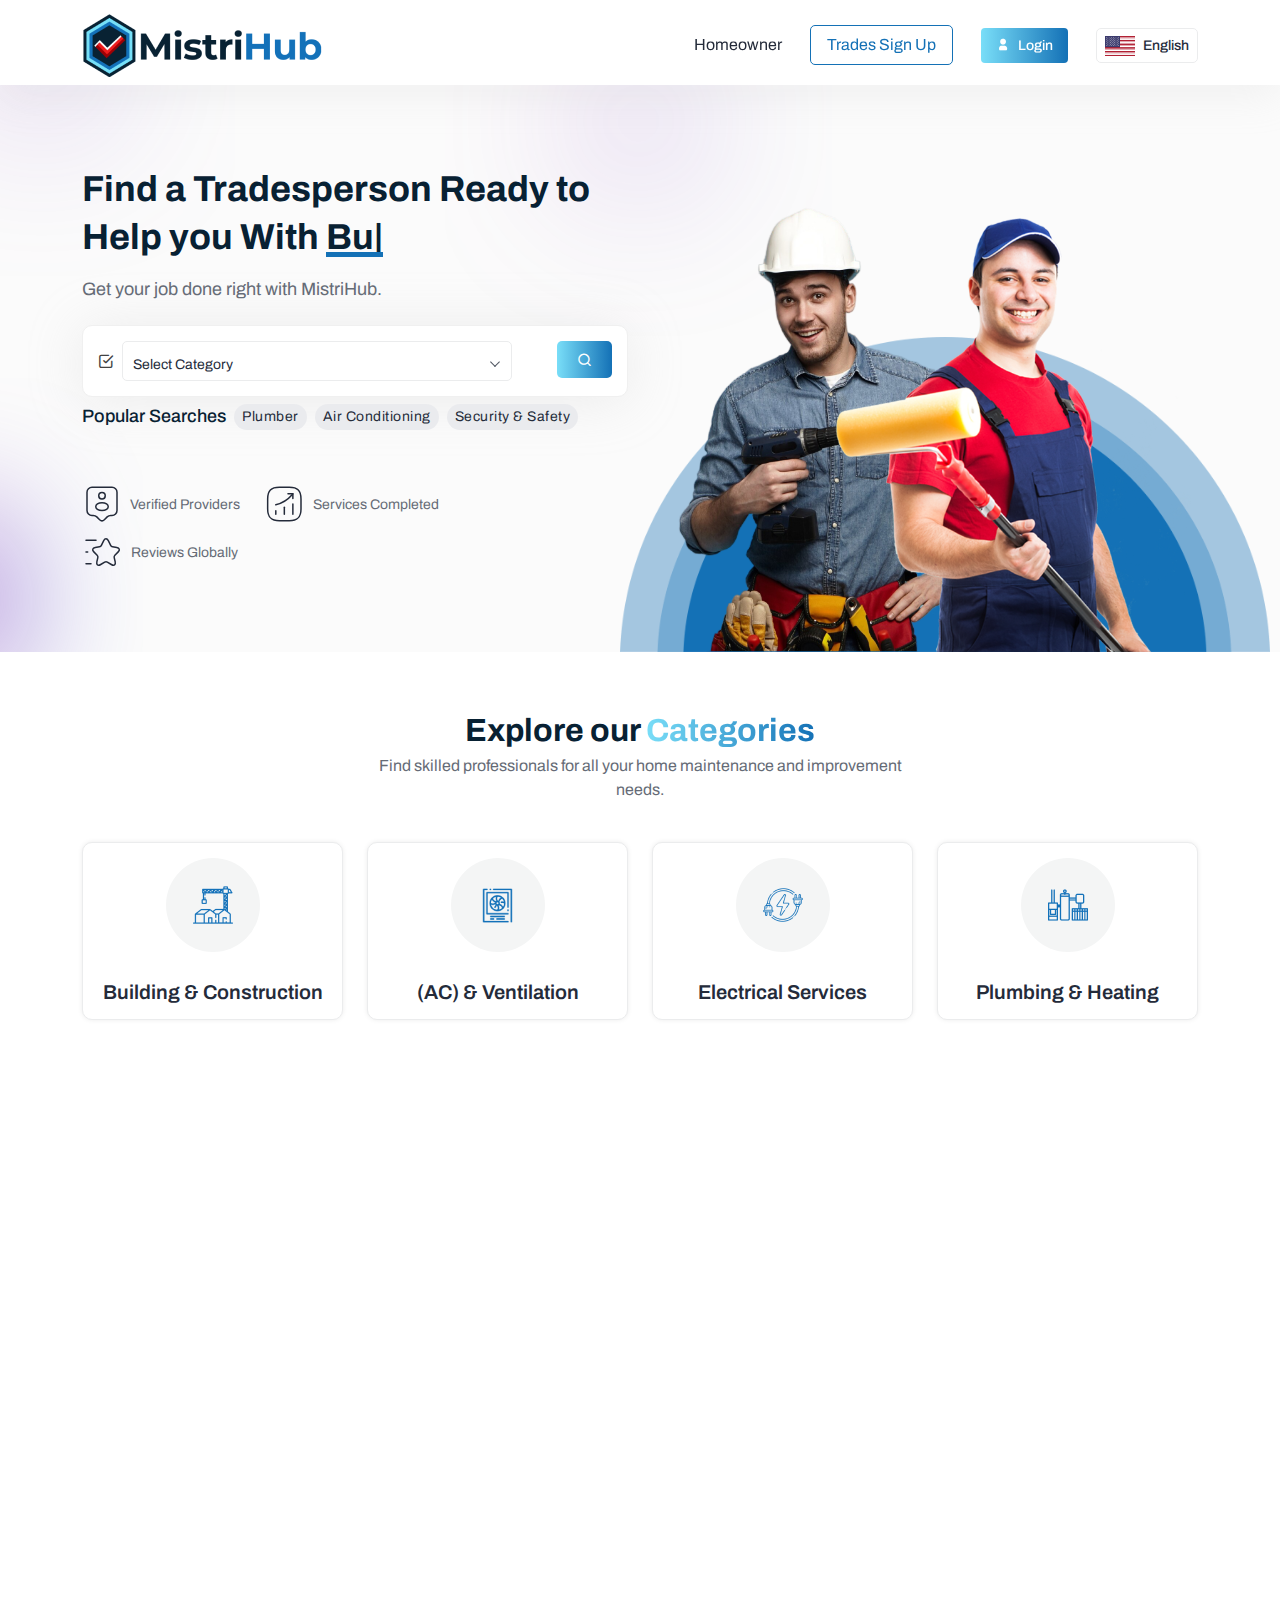
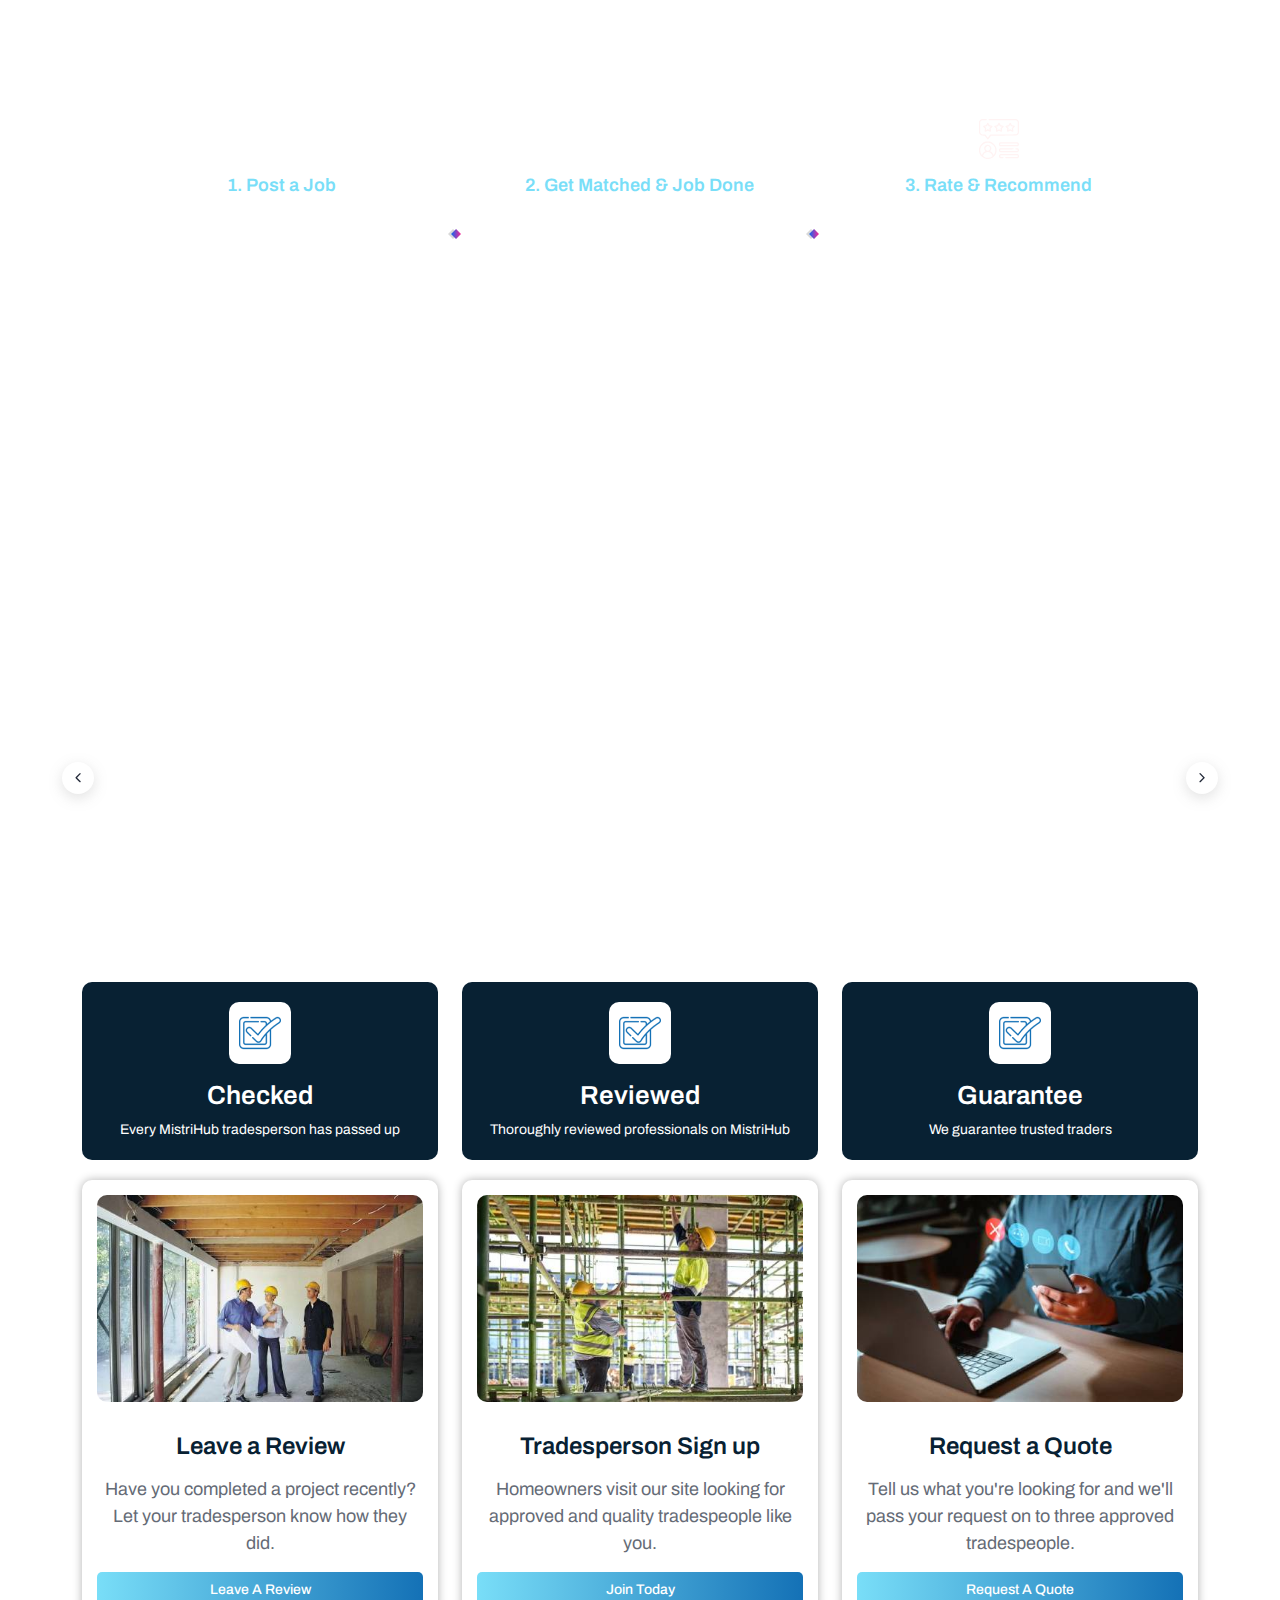
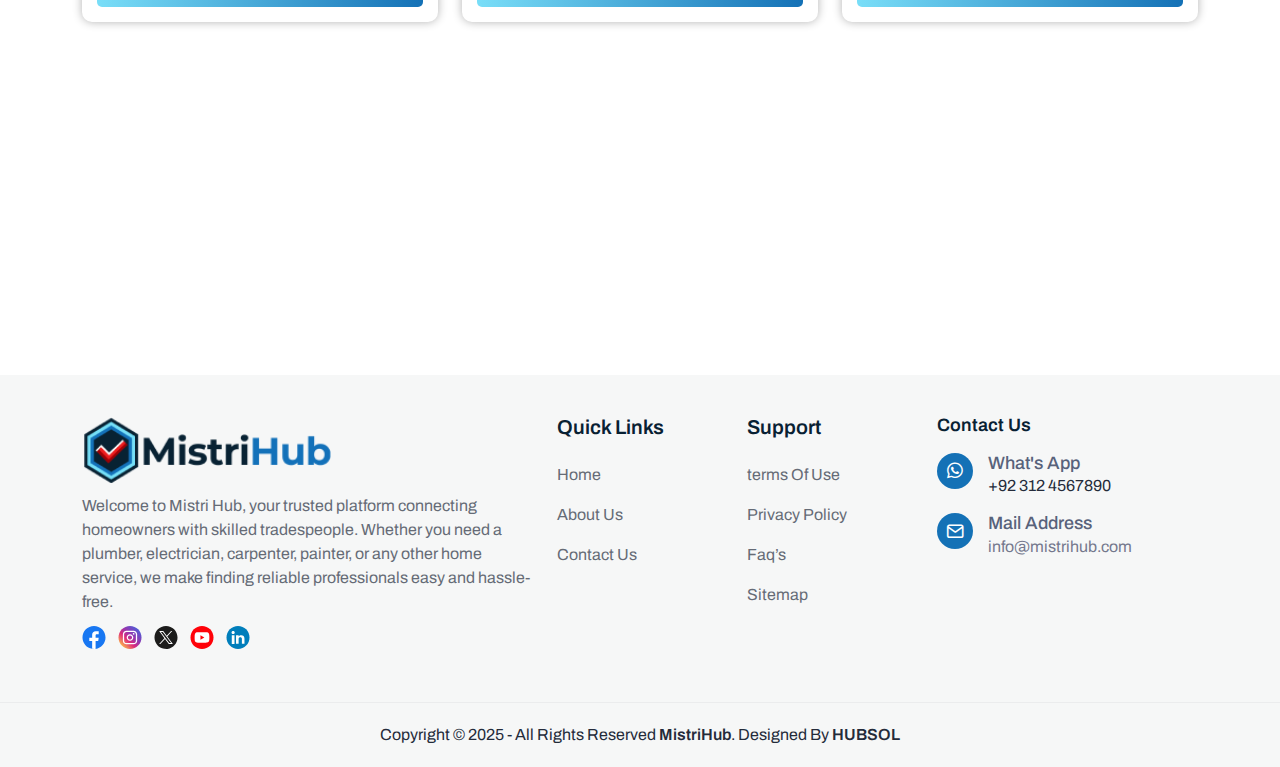
<file: index.html>
<!DOCTYPE html>
<html lang="en">

<head>
	<meta charset="UTF-8">
	<meta name="viewport" content="width=device-width, initial-scale=1, shrink-to-fit=no">

	<title>Mistri Hub</title>

	<!-- Favicon -->
	<link rel="shortcut icon" type="image/x-icon" href="assets/img/favicon.png">

	<!-- Bootstrap CSS -->
	<link rel="stylesheet" href="assets/css/bootstrap.min.css">

	<!-- Animation CSS -->
	<link rel="stylesheet" href="assets/css/animate.css">

	<!-- Tabler Icon CSS -->
	<link rel="stylesheet" href="assets/plugins/tabler-icons/tabler-icons.css">

	<!-- Aos CSS -->
	<link rel="stylesheet" href="assets/plugins/aos/aos.css">
	<!-- Fontawesome Icon CSS -->
	<link rel="stylesheet" href="assets/plugins/fontawesome/css/fontawesome.min.css">
	<link rel="stylesheet" href="assets/plugins/fontawesome/css/all.min.css">

	<!-- select CSS -->
	<link rel="stylesheet" href="assets/plugins/select2/css/select2.min.css">

	<!-- Owlcarousel CSS -->
	<link rel="stylesheet" href="assets/plugins/owlcarousel/owl.carousel.min.css">

	<!-- Mobile CSS-->
	<link rel="stylesheet" href="assets/plugins/intltelinput/css/intlTelInput.css">
	<link rel="stylesheet" href="assets/plugins/intltelinput/css/demo.css">

	<!-- Feather CSS -->
	<link rel="stylesheet" href="assets/css/feather.css">

	<!-- Style CSS -->
	<link rel="stylesheet" href="assets/css/style.css">
</head>

<body>

	<!-- Header -->
	<header class="header header-new">
		<div class="container">
			<nav class="navbar navbar-expand-lg header-nav">
				<div class="navbar-header">
					<a id="mobile_btn" href="#">
						<span class="bar-icon">
							<span></span>
							<span></span>
							<span></span>
						</span>
					</a>
					<a href="index.html" class="navbar-brand logo">
						<img src="assets/img/main-logo.png" class="img-fluid" alt="Logo">
					</a>
					<a href="index.html" class="navbar-brand logo-small">
						<img src="assets/img/favicon.png" class="img-fluid" alt="Logo">
					</a>
				</div>
				<div class="main-menu-wrapper">
					<div class="menu-header">
						<a href="index.html" class="menu-logo">
							<img src="assets/img/side-logo.png" class="img-fluid" alt="Logo">
						</a>
						<a id="menu_close" class="menu-close" href="javascript:void(0);"> <i
								class="fas fa-times"></i></a>
					</div>
					<ul class="main-nav align-items-lg-center main-menu-desk">
						<li class="has-submenu">
							<a href="homeowner-signup.html">Homeowner </a>
						</li>
						<li class="has-submenu">
							<a href="about-us.html">About Us </a>
						</li>
						<li class="has-submenu">
							<a href="contact-us.html">Contact Us</a>
						</li>
					</ul>
				</div>
				<ul class="nav header-navbar-rht">
					<li class="nav-item">
						<a href="homeowner-signup.html">Homeowner</a>
					</li>
					<li class="nav-item">
						<a href="trades-signup-details.html">Trades Sign Up</a>
					</li>
					<li class="nav-item">
						<a class="nav-link btn btn-linear-primary desk-acct-icon" href="login.html"><i
								class="ti ti-user-filled me-2"></i>Login</a>
						<a href="login.html" class="mob-acct-icon"><i class="ti ti-user-filled me-2"></i></a>
					</li>
					<li class="nav-item">
						<div class="dropdown translate">
							<a href="javascript:void(0);" class="dropdown-toggle fw-medium trans"
								data-bs-toggle="dropdown">
								<img src="assets/img/flags/us.png" class="flag me-2" alt="flag">English
							</a>
							<ul class="dropdown-menu">
								<li><a class="dropdown-item" href="javascript:void(0);"><img
											src="assets/img/flags/us.png" class="flag me-2" alt="flag">English</a></li>
								<li><a class="dropdown-item" href="javascript:void(0);"><img
											src="assets/img/flags/jp.png" class="flag me-2" alt="flag">Urdu </a></li>
							</ul>
						</div>
					</li>
				</ul>
			</nav>
		</div>
	</header>
	<!-- /Header -->

	<!-- Hero Section -->
	<section class="hero-section" id="home">
		<div class="hero-content position-relative overflow-hidden">
			<div class="container">
				<div class="row align-items-center">
					<div class="col-lg-6">
						<div class="wow fadeInUp" data-wow-duration="1s" data-wow-delay=".25s">
							<h1 class="mb-2">Find a Tradesperson Ready to Help you With
								<span class="typed" data-type-text="Building & Construction"></span>
							</h1>
							<p class="mb-3 sub-title">Get your job done right with MistriHub.
							</p>
							<div class="search-box search-box-four">
								<form action="#" class="search-three-form">
									<div class="search-input search-input-three search-input-four">
										<i class="feather-check-square me-2"></i>
										<div class="form-group m-0 ">
											<select class="select">
												<option>Select Category</option>
												<option>Building & Construction</option>
												<option>Plumbing & Heating</option>
												<option>Electrical Services</option>
												<option>Air Conditioning (AC) & Ventilation</option>
												<option>Solar Panel Installation & Maintenance</option>
												<option>Home Improvements & Renovations</option>
												<option>Security & Safety</option>
												<option>Pest Control</option>
												<option>Lanscaping & Gardening</option>
												<option>Cleaning & Maintenance</option>
												<option>Waste Removal Services</option>
											</select>
										</div>
									</div>

									<div class="search-btn">
										<button class="btn btn-linear-primary" type="submit"><i
												class="feather-search"></i></button>
									</div>
								</form>
							</div>
							<div class="d-flex align-items-center flex-wrap">
								<h6 class="mb-2 me-2 fw-medium">Popular Searches</h6>
								<a href="#" class="badge badge-dark-transparent fs-14 fw-normal mb-2 me-2">Plumber</a>
								<a href="#" class="badge badge-dark-transparent fs-14 fw-normal mb-2 me-2">Air
									Conditioning</a>
								<a href="#" class="badge badge-dark-transparent fs-14 fw-normal mb-2 me-2">Security &
									Safety</a>
							</div>
							<div class="d-flex align-items-center flex-wrap banner-info">
								<div class="d-flex align-items-center me-4 mt-2">
									<img src="assets/img/icons/success-01.svg" alt="icon">
									<div class="ms-2">
										<p>Verified Providers</p>
									</div>
								</div>
								<div class="d-flex align-items-center me-4 mt-2">
									<img src="assets/img/icons/success-02.svg" alt="icon">
									<div class="ms-2">
										<p>Services Completed</p>
									</div>
								</div>
								<div class="d-flex align-items-center me-4 mt-2">
									<img src="assets/img/icons/success-03.svg" alt="icon">
									<div class="ms-2">

										<p>Reviews Globally</p>
									</div>
								</div>
							</div>
						</div>
					</div>
					<div class="banner-img wow fadeInUp" data-wow-duration="1s" data-wow-delay=".25s">
						<img src="assets/img/banner.png" alt="img" class="img-fluid animation-float">
					</div>
				</div>
			</div>
			<div class="hero-image">
				<img src="assets/img/bg/bg-03.svg" alt="img" class="shape-03">
				<img src="assets/img/bg/bg-04.svg" alt="img" class="shape-04">
				<img src="assets/img/bg/bg-05.svg" alt="img" class="shape-05">
			</div>
		</div>
	</section>
	<!-- /Hero Section -->

	<!-- Category Section -->
	<section class="section category-section">
		<div class="container">
			<div class="row justify-content-center">
				<div class="col-lg-6 text-center wow fadeInUp" data-wow-delay="0.2s">
					<div class="section-header text-center">
						<h2 class="mb-1">Explore our <span class="text-linear-primary">Categories</span></h2>
						<p class="sub-title">Find skilled professionals for all your home maintenance and improvement
							needs.
						</p>
					</div>
				</div>
			</div>
			<div class="row justify-content-center align-items-center">
				<div class="col-lg-3 col-md-6">
					<div class="category card wow fadeInUp" data-wow-delay="0.3s">
						<div class="card-body">
							<div class="feature-icon d-flex justify-content-center align-items-center mb-2">
								<span class="rounded-pill d-flex justify-content-center align-items-center p-3">
									<img src="assets/img/icons/Building & Construction.png" class="img-fluid"
										alt="logo">
								</span>
							</div>
							<h5 class="text-center"><a href="catefory-search.html">Building & Construction
								</a></h5>
							<div class="overlay">
								<img src="assets/img/categories/Building & Construction-img.jpg" class="img-fluid"
									alt="img">
							</div>
						</div>
					</div>
				</div>
				<div class="col-lg-3 col-md-6">
					<div class="category card wow fadeInUp" data-wow-delay="0.3s">
						<div class="card-body">
							<div class="feature-icon d-flex justify-content-center align-items-center mb-2">
								<span class="rounded-pill d-flex justify-content-center align-items-center p-3">
									<img src="assets/img/icons/(AC) & Ventilation.png" class="img-fluid" alt="logo">
								</span>
							</div>
							<h5 class="text-center"><a href="catefory-search.html">(AC) & Ventilation</a></h5>
							<div class="overlay">
								<img src="assets/img/categories/Air Conditioning (AC) & Ventilation-img.jpg"
									class="img-fluid" alt="img">
							</div>
						</div>
					</div>
				</div>
				<div class="col-lg-3 col-md-6">
					<div class="category card wow fadeInUp" data-wow-delay="0.3s">
						<div class="card-body">
							<div class="feature-icon d-flex justify-content-center align-items-center mb-2">
								<span class="rounded-pill d-flex justify-content-center align-items-center p-3">
									<img src="assets/img/icons/Electrical Services.png" class="img-fluid" alt="logo">
								</span>
							</div>
							<h5 class="text-center"><a href="catefory-search.html">Electrical Services
								</a></h5>
							<div class="overlay">
								<img src="assets/img/categories/Electrical Services-img.jpg" class="img-fluid"
									alt="img">
							</div>
						</div>
					</div>
				</div>
				<div class="col-lg-3 col-md-6">
					<div class="category card wow fadeInUp" data-wow-delay="0.3s">
						<div class="card-body">
							<div class="feature-icon d-flex justify-content-center align-items-center mb-2">
								<span class="rounded-pill d-flex justify-content-center align-items-center p-3">
									<img src="assets/img/icons/Plumbing & Heating.png" class="img-fluid" alt="logo">
								</span>
							</div>
							<h5 class="text-center"><a href="catefory-search.html">Plumbing & Heating</a></h5>
							<div class="overlay">
								<img src="assets/img/categories/Plumbing & Heating-img.jpg" class="img-fluid" alt="img">
							</div>
						</div>
					</div>
				</div>
				<div class="col-lg-3 col-md-6">
					<div class="category card wow fadeInUp" data-wow-delay="0.3s">
						<div class="card-body">
							<div class="feature-icon d-flex justify-content-center align-items-center mb-2">
								<span class="rounded-pill d-flex justify-content-center align-items-center p-3">
									<img src="assets/img/icons/Solar Panel.png" class="img-fluid" alt="logo">
								</span>
							</div>
							<h5 class="text-center"><a href="catefory-search.html">Solar Panel</a></h5>
							<div class="overlay">
								<img src="assets/img/categories/Solar Panel Installation & Maintenance-img.jpg"
									class="img-fluid" alt="img">
							</div>
						</div>
					</div>
				</div>
				<div class="col-lg-3 col-md-6">
					<div class="category card wow fadeInUp" data-wow-delay="0.3s">
						<div class="card-body">
							<div class="feature-icon d-flex justify-content-center align-items-center mb-2">
								<span class="rounded-pill d-flex justify-content-center align-items-center p-3">
									<img src="assets/img/icons/Home Improvements.png" class="img-fluid" alt="logo">
								</span>
							</div>
							<h5 class="text-center"><a href="catefory-search.html">Home Improvements</a></h5>
							<div class="overlay">
								<img src="assets/img/categories/Home Improvements & Renovations-img.jpg"
									class="img-fluid" alt="img">
							</div>
						</div>
					</div>
				</div>
				<div class="col-lg-3 col-md-6">
					<div class="category card wow fadeInUp" data-wow-delay="0.3s">
						<div class="card-body">
							<div class="feature-icon d-flex justify-content-center align-items-center mb-2">
								<span class="rounded-pill d-flex justify-content-center align-items-center p-3">
									<img src="assets/img/icons/Security & Safety.png" class="img-fluid" alt="logo">
								</span>
							</div>
							<h5 class="text-center"><a href="catefory-search.html">Security & Safety
								</a></h5>
							<div class="overlay">
								<img src="assets/img/categories/safety-security-img.jpg" class="img-fluid" alt="img">
							</div>
						</div>
					</div>
				</div>
				<div class="col-lg-3 col-md-6">
					<div class="category card wow fadeInUp" data-wow-delay="0.3s">
						<div class="card-body">
							<div class="feature-icon d-flex justify-content-center align-items-center mb-2">
								<span class="rounded-pill d-flex justify-content-center align-items-center p-3">
									<img src="assets/img/icons/Pest Control.png" class="img-fluid" alt="logo">
								</span>
							</div>
							<h5 class="text-center"><a href="catefory-search.html">Pest Control
								</a></h5>
							<div class="overlay">
								<img src="assets/img/categories/Pest Control-img.jpg" class="img-fluid" alt="img">
							</div>
						</div>
					</div>
				</div>
				<div class="col-lg-3 col-md-6">
					<div class="category card wow fadeInUp" data-wow-delay="0.3s">
						<div class="card-body">
							<div class="feature-icon d-flex justify-content-center align-items-center mb-2">
								<span class="rounded-pill d-flex justify-content-center align-items-center p-3">
									<img src="assets/img/icons/Landscaping & Gardening.png" class="img-fluid" alt="logo">
								</span>
							</div>
							<h5 class="text-center"><a href="catefory-search.html">Landscaping & Gardening
								</a></h5>
							<div class="overlay">
								<img src="assets/img/categories/landscape.jpg" class="img-fluid" alt="img">
							</div>
						</div>
					</div>
				</div>
				<div class="col-lg-3 col-md-6">
					<div class="category card wow fadeInUp" data-wow-delay="0.3s">
						<div class="card-body">
							<div class="feature-icon d-flex justify-content-center align-items-center mb-2">
								<span class="rounded-pill d-flex justify-content-center align-items-center p-3">
									<img src="assets/img/icons/Cleaning & Maintenance.png" class="img-fluid" alt="logo">
								</span>
							</div>
							<h5 class="text-center"><a href="catefory-search.html">Cleaning & Maintenance
								</a></h5>
							<div class="overlay">
								<img src="assets/img/categories/cleaning-img.jpg" class="img-fluid" alt="img">
							</div>
						</div>
					</div>
				</div>
				<div class="col-lg-3 col-md-6">
					<div class="category card wow fadeInUp" data-wow-delay="0.3s">
						<div class="card-body">
							<div class="feature-icon d-flex justify-content-center align-items-center mb-2">
								<span class="rounded-pill d-flex justify-content-center align-items-center p-3">
									<img src="assets/img/icons/Waste Removal Services.png" class="img-fluid" alt="logo">
								</span>
							</div>
							<h5 class="text-center"><a href="catefory-search.html">Waste Removal Services
								</a></h5>
							<div class="overlay">
								<img src="assets/img/categories/waste-img.jpg" class="img-fluid" alt="img">
							</div>
						</div>
					</div>
				</div>
			</div>
		</div>
	</section>
	<!-- /Category Section -->

	<!-- Work Section-->
	<section class="section pt-0">
		<div class="container">
			<div class="work-section m-0">
				<div class="row align-items-center bg-01">
					<div class="col-md-12 wow fadeInUp" data-wow-delay="0.2s">
						<div class="section-header text-center">
							<h2 class="text-white">How MistriHub <span class="text-linear-primary">Works</span></h2>
							<p class="text-light">Each service request is streamlined for a seamless experience,
								ensuring<br> homeowners connect with skilled professionals effortlessly.
							</p>
						</div>
					</div>
				</div>
				<div class="row gx-0 gy-4">
					<div class="col-lg-4 d-flex">
						<div class="work-item text-center flex-fill">
							<div class="mb-3">
								<img src="assets/img/icons/work-01.svg" alt="img">
							</div>
							<h6 class="mb-2">1. Post a Job</h6>
							<p>
								Need a service? Simply post your job request on Mistri Hub by describing your needs. Our
								intelligent matching system will notify relevant tradespeople in your area.
							</p>
						</div>
					</div>
					<div class="col-lg-4 d-flex">
						<div class="work-item text-center flex-fill">
							<div class="mb-3">
								<img src="assets/img/icons/work-01.svg" alt="img">
							</div>
							<h6 class="mb-2">2. Get Matched & Job Done
							</h6>
							<p>
								Once your request is posted, experienced service providers will express their interest.
								Compare profiles, read reviews, and hire the best fit for your job. Sit back while the
								expert gets the work done!
							</p>
						</div>
					</div>
					<div class="col-lg-4 d-flex">
						<div class="work-item work-03 text-center flex-fill">
							<div class="mb-3">
								<img src="assets/img/icons/work-03.svg" alt="img">
							</div>
							<h6 class="mb-2">3. Rate & Recommend</h6>
							<p>
								After the job is completed, share your feedback by rating and reviewing the
								tradesperson. Your review helps others make informed decisions while also giving the
								expert more credibility and leads.
							</p>
						</div>
					</div>
				</div>
			</div>
		</div>
	</section>
	<!-- /Work Section -->

	<!-- Testimonial Section -->
	<section class="section testimonial-section">
		<div class="container">
			<div class="row justify-content-center">
				<div class="col-lg-6 text-center wow fadeInUp" data-wow-delay="0.2s">
					<div class="section-header text-center">
						<h2 class="mb-1">Genuine reviews from <span class="text-linear-primary">Customers</span></h2>
						<p class="sub-title">Each listing is designed to be clear and concise,
							providing customers</p>
					</div>
				</div>
			</div>
			<div class="testimonial-slider owl-carousel nav-center">
				<div class="testimonial-item wow fadeInUp" data-wow-delay="0.2s">
					<div class="d-flex align-items-center mb-3">
						<i class="fa-solid fa-star text-warning me-1"></i>
						<i class="fa-solid fa-star text-warning me-1"></i>
						<i class="fa-solid fa-star text-warning me-1"></i>
						<i class="fa-solid fa-star text-warning me-1"></i>
						<i class="fa-solid fa-star text-warning"></i>
					</div>
					<h5 class="mb-2">Quality of work was excellent</h5>
					<p class="mb-4">“ I had a great experience with ABC Electrical on the
						Services. The electrician
						arrived on time!!!“</p>
					<div class="d-flex align-items-center justify-content-between">
						<div class="d-flex align-items-center overflow-hidden">
							<span class="avatar avatar-lg flex-shrink-0">
								<img src="assets/img/profiles/avatar-14.jpg" class="img-fluid rounded-circle" alt="img">
							</span>
							<h6 class="text-truncate ms-2">Robert Anderson</h6>
						</div>
						<p> 2 Days Ago</p>
					</div>
				</div>
				<div class="testimonial-item wow fadeInUp" data-wow-delay="0.2s">
					<div class="d-flex align-items-center mb-3">
						<i class="fa-solid fa-star text-warning me-1"></i>
						<i class="fa-solid fa-star text-warning me-1"></i>
						<i class="fa-solid fa-star text-warning me-1"></i>
						<i class="fa-solid fa-star text-warning me-1"></i>
						<i class="fa-solid fa-star text-warning"></i>
					</div>
					<h5 class="mb-2">Green Cleaning</h5>
					<p class="mb-4">“ I love that they use eco-friendly products without
						compromising on cleanliness
						with care.“</p>
					<div class="d-flex align-items-center justify-content-between">
						<div class="d-flex align-items-center overflow-hidden">
							<span class="avatar avatar-lg flex-shrink-0">
								<img src="assets/img/profiles/avatar-15.jpg" class="img-fluid rounded-circle" alt="img">
							</span>
							<h6 class="text-truncate ms-2">Delois Coffin</h6>
						</div>
						<p> 3 Days Ago</p>
					</div>
				</div>
				<div class="testimonial-item wow fadeInUp" data-wow-delay="0.2s">
					<div class="d-flex align-items-center mb-3">
						<i class="fa-solid fa-star text-warning me-1"></i>
						<i class="fa-solid fa-star text-warning me-1"></i>
						<i class="fa-solid fa-star text-warning me-1"></i>
						<i class="fa-solid fa-star text-warning me-1"></i>
						<i class="fa-solid fa-star text-warning"></i>
					</div>
					<h5 class="mb-2">Luxury Car Cleaning</h5>
					<p class="mb-4">“Exceptional care for my luxury vehicle. The team treated
						my car with precision and
						care.“</p>
					<div class="d-flex align-items-center justify-content-between">
						<div class="d-flex align-items-center overflow-hidden">
							<span class="avatar avatar-lg flex-shrink-0">
								<img src="assets/img/profiles/avatar-13.jpg" class="img-fluid rounded-circle" alt="img">
							</span>
							<h6 class="text-truncate ms-2">Matthew Hicks</h6>
						</div>
						<p>5 Days Ago</p>
					</div>
				</div>
				<div class="testimonial-item wow fadeInUp" data-wow-delay="0.2s">
					<div class="d-flex align-items-center mb-3">
						<i class="fa-solid fa-star text-warning me-1"></i>
						<i class="fa-solid fa-star text-warning me-1"></i>
						<i class="fa-solid fa-star text-warning me-1"></i>
						<i class="fa-solid fa-star text-warning me-1"></i>
						<i class="fa-solid fa-star text-warning"></i>
					</div>
					<h5 class="mb-2">Quick and reliable</h5>
					<p class="mb-4">“They fixed my issue in no time and got everything running
						smoothly again! Good
						work“</p>
					<div class="d-flex align-items-center justify-content-between">
						<div class="d-flex align-items-center overflow-hidden">
							<span class="avatar avatar-lg flex-shrink-0">
								<img src="assets/img/profiles/avatar-12.jpg" class="img-fluid rounded-circle" alt="img">
							</span>
							<h6 class="text-truncate ms-2">Daniel Davis</h6>
						</div>
						<p>7 Days Ago</p>
					</div>
				</div>
			</div>
		</div>
	</section>
	<!-- /Testimonial Section -->

	<!--Checked Section-->
	<section class="section">
		<div class="container">
			<div class="row">
				<div class="col-xl-4 col-lg-4 col-md-6 col-sm-12">
					<div class="working-four-main flex-fill">
						<div class="working-four-img">
							<img src="assets/img/icons/check-img.png" alt="Work">
						</div>
						<h4 class="mb-2 text-truncate">Checked</h4>
						<p>Every MistriHub tradesperson has passed up
						</p>
					</div>
					<div class="trade-rew-main">
						<img src="assets/img/leave-rew.jpg" alt="">
						<h4>Leave a Review</h4>
						<p>
							Have you completed a project recently? Let your tradesperson know how they did.
						</p>
						<a href="#" class="btn btn-linear-primary">Leave A Review</a>
					</div>
				</div>
				<div class="col-xl-4 col-lg-4 col-md-6 col-sm-12">
					<div class="working-four-main flex-fill">
						<div class="working-four-img">
							<img src="assets/img/icons/check-img.png" alt="Work">
						</div>
						<h4 class="mb-2 text-truncate">Reviewed
						</h4>
						<p>Thoroughly reviewed professionals on MistriHub
						</p>
					</div>
					<div class="trade-rew-main">
						<img src="assets/img/trade-sign.jpg" alt="">
						<h4>Tradesperson Sign up</h4>
						<p>
							Homeowners visit our site looking for approved and quality tradespeople like you.
						</p>
						<a href="#" class="btn btn-linear-primary">Join Today</a>
					</div>
				</div>
				<div class="col-xl-4 col-lg-4 col-md-6 col-sm-12">
					<div class="working-four-main flex-fill">
						<div class="working-four-img">
							<img src="assets/img/icons/check-img.png" alt="Work">
						</div>
						<h4 class="mb-2 text-truncate">Guarantee</h4>
						<p>We guarantee trusted traders
						</p>
					</div>
					<div class="trade-rew-main">
						<img src="assets/img/request-quote.jpg" alt="">
						<h4>Request a Quote</h4>
						<p>
							Tell us what you're looking for and we'll pass your request on to three approved tradespeople. 						</p>
						<a href="#" class="btn btn-linear-primary">Request A Quote</a>
					</div>
				</div>
			</div>
		</div>
	</section>

	<!-- Links Section -->
	<section class="section info-section">
		<div class="container">
			<div class="row">
				<div class="col-md-12">
					<div class="accordion accordion-links">
						<div class="accordion-item mb-0 wow fadeInUp bg-transparent" data-wow-delay="0.2s">
							<h2 class="accordion-header">
								<button class="accordion-button bg-transparent px-0" type="button"
									data-bs-toggle="collapse" data-bs-target="#city" aria-expanded="false">
									Popular Cities
								</button>
							</h2>
							<div id="city" class="accordion-collapse collapse show">
								<div class="accordion-body border-0 px-0">
									<div class="row row-cols-xl-6 row-cols-md-4 row-cols-sm-2 row-cols-1">
										<div class="col">
											<div class="main-links">
												<a href="#">Rawalpindi</a>
												<a href="#">Islamabad</a>
												<a href="#">Lahore</a>
												<a href="#">Multan</a>
											</div>
										</div>
										<div class="col">
											<div class="main-links">
												<a href="#">Faisalabad</a>
												<a href="#">Karachi</a>
												<a href="#">Sialkot</a>
												<a href="#">Quetta</a>
											</div>
										</div>
										<div class="col">
											<div class="main-links">
												<a href="#">Okara</a>
												<a href="#">Shaiwal</a>
												<a href="#">Bhawalpur</a>
												<a href="#">Bhawalnagar</a>
											</div>
										</div>
										<div class="col">
											<div class="main-links">
												<a href="#">Murree</a>
												<a href="#">Abotabad</a>
												<a href="#">Peshawar</a>
												<a href="#">Nowshera</a>
											</div>
										</div>
										<div class="col">
											<div class="main-links">
												<a href="#">Jehlum</a>
												<a href="#">Gujrat</a>
												<a href="#">Gujranwala</a>
												<a href="#">Kharian</a>
											</div>
										</div>
										<div class="col">
											<div class="main-links">
												<a href="#">Nawab Shah</a>
												<a href="#">Attock</a>
												<a href="#">Texla</a>
												<a href="#">Mansehra</a>
											</div>
										</div>
									</div>
								</div>
							</div>
						</div>
					</div>
				</div>
			</div>
		</div>
	</section>
	<!-- /Links Section -->

	<!-- Footer -->
	<footer>
		<div class="footer-top">
			<div class="container">
				<div class="row">
					<div class="col-md-6 col-xl-5">
						<div class="footer-widget">
							<img src="assets/img/footer-logo.png" alt="">
							<p>
								Welcome to Mistri Hub, your trusted platform connecting homeowners with skilled
								tradespeople. Whether you need a plumber, electrician, carpenter, painter, or any other
								home service, we make finding reliable professionals easy and hassle-free.
							</p>
							<div class="foot-social mt-3">
								<ul class="social-icon">
									<li>
										<a href="#"><img src="assets/img/icons/fb.svg" class="img" alt="icon"></a>
									</li>
									<li>
										<a href="#"><img src="assets/img/icons/instagram.svg" class="img"
												alt="icon"></a>
									</li>
									<li>
										<a href="#"><img src="assets/img/icons/twitter.svg"
												class="img" alt="icon"></a>
									</li>
									<li>
										<a href="#"><img src="assets/img/icons/youtube.svg"
												class="img" alt="icon"></a>
									</li>
									<li>
										<a href="#"><img src="assets/img/icons/linkedin.svg"
												class="img" alt="icon"></a>
									</li>
								</ul>
							</div>
						</div>
					</div>
					<div class="col-md-6 col-xl-2">
						<div class="footer-widget">
							<h5 class="mb-4">Quick Links</h5>
							<ul class="footer-menu">
								<li>
									<a href="index.html">Home</a>
								</li>
								<li>
									<a href="about-us.html">About Us</a>
								</li>
								<li>
									<a href="contact-us.html">Contact Us</a>
								</li>
							</ul>
						</div>
					</div>
					<div class="col-md-6 col-xl-2">
						<div class="footer-widget">
							<h5 class="mb-4">Support</h5>
							<ul class="footer-menu">
								<li>
									<a href="terms-use.html">terms Of Use</a>
								</li>
								<li>
									<a href="privacy-policy.html">Privacy Policy</a>
								</li>
								<li>
									<a href="faq.html">Faq’s</a>
								</li>
								<li>
									<a href="#">Sitemap</a>
								</li>
							</ul>
						</div>
					</div>
					<div class="col-md-6 col-xl-3">
						<div class="footer-widget footer-contact">
							<h6 class="mb-3">Contact Us</h6>
							<div class="footer-contact-info">
								<div class="footer-address">
									<span>
										<i class="fa-brands fa-whatsapp"></i>
									</span>
									<div>
										<h6>What's App</h6>
										<p><a href="https://wa.me/+92312567890" target="_blank">+92 312 4567890</a></p>
									</div>
								</div>
								<div class="footer-address">
									<span><i class="feather-mail"></i></span>
									<div>
										<h6>Mail Address</h6>
										<p>info@mistrihub.com</p>
									</div>
								</div>
							</div>
						</div>
					</div>
				</div>
			</div>
		</div>
		<!-- Footer Bottom -->
		<div class="footer-bottom">
			<div class="container">
				<div class="row">
					<div class="col-md-12">
						<div class="d-flex align-items-center justify-content-center flex-wrap">
							<p class="mb-2">Copyright &copy; 2025 - All Rights Reserved
								<span class="main-web-lnk">MistriHub</span>. Designed By <a href="https://www.hubsol.ae"
									class="foot-web" target="_blank">HUBSOL</a>
							</p>
						</div>
					</div>
				</div>
			</div>
		</div>
		<!-- /Footer Bottom -->

	</footer>
	<!-- /Footer -->

	<div class="back-to-top">
		<a class="back-to-top-icon align-items-center justify-content-center d-flex" href="#top"><i
				class="fa-solid fa-arrow-up"></i></a>
	</div>

	<!-- Jquery JS -->
	<script src="assets/js/jquery-3.7.1.min.js" type="text/javascript"></script>

	<!-- Bootstrap JS -->
	<script src="assets/js/bootstrap.bundle.min.js" type="text/javascript"></script>

	<!-- Wow JS -->
	<script src="assets/js/wow.min.js" type="text/javascript"></script>

	<!-- Owlcarousel Js -->
	<script src="assets/plugins/owlcarousel/owl.carousel.min.js" type="text/javascript"></script>

	<!-- select JS -->
	<script src="assets/plugins/select2/js/select2.min.js" type="text/javascript"></script>

	<!-- counterup JS -->
	<script src="assets/js/cursor.js" type="text/javascript"></script>

	<!-- Mobile Input -->
	<script src="assets/plugins/intltelinput/js/intlTelInput.js" type="text/javascript"></script>
	<script src="assets/plugins/ityped/index.js" type="text/javascript"></script>

	<!-- Validation-->
	<script src="assets/js/validation.js" type="text/javascript"></script>

	<!-- Script JS -->
	<script src="assets/js/script.js" type="text/javascript"></script>

</body>

</html>
</file>
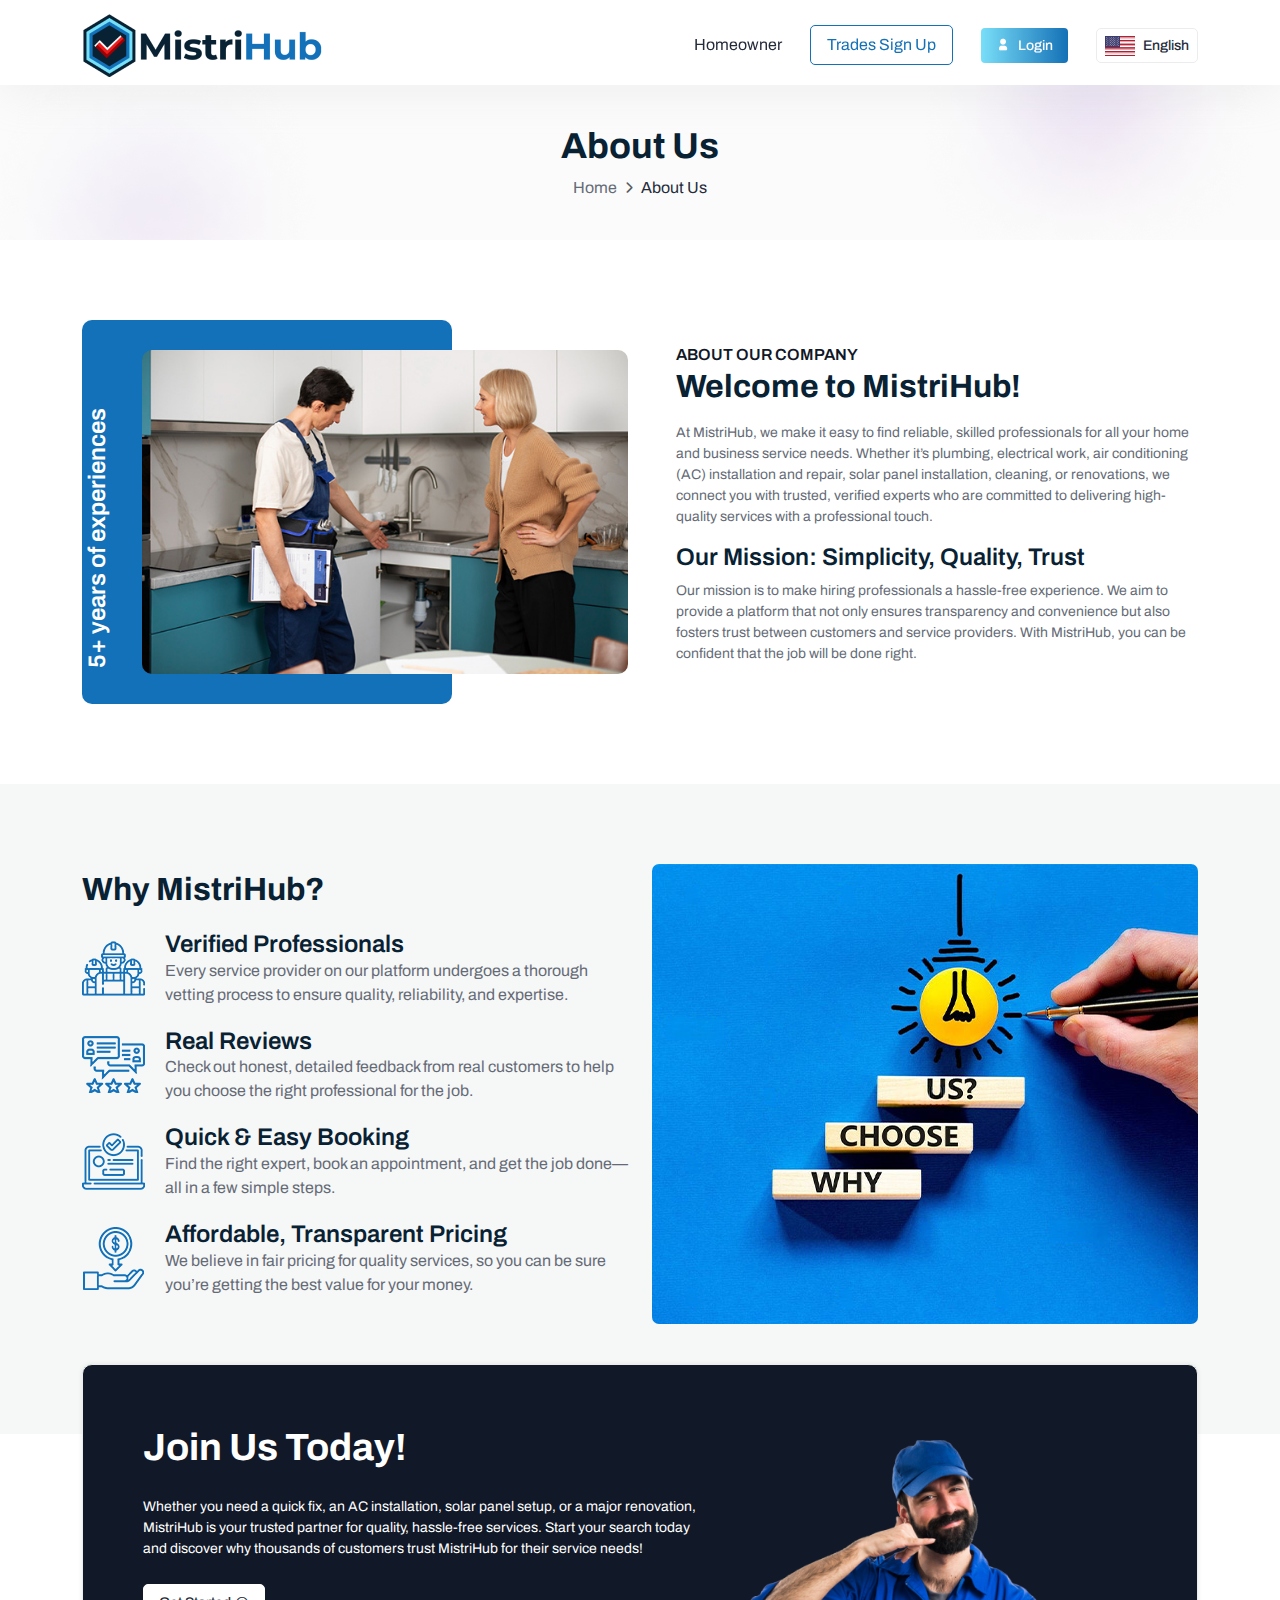
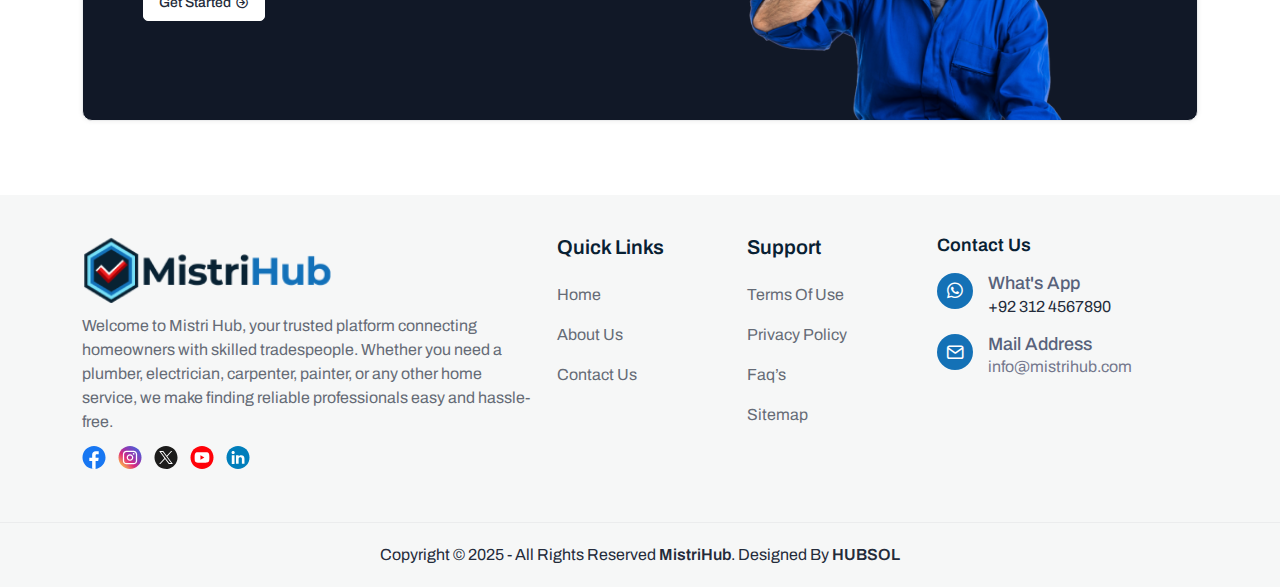
<file: about-us.html>
<!DOCTYPE html>
<html lang="en">

	<head>
		<meta charset="UTF-8">
		<meta name="viewport" content="width=device-width, initial-scale=1.0">
		<title>MistriHub | About Us</title>

		<!-- Favicon -->
		<link rel="shortcut icon" type="image/x-icon" href="assets/img/favicon.png">

		<!-- Aos -->
		<link rel="stylesheet" href="assets/css/animate.css">
		<link rel="stylesheet" href="assets/css/bootstrap.min.css">

		<!-- Tabler Icon CSS -->
		<link rel="stylesheet" href="assets/plugins/tabler-icons/tabler-icons.css">

		<!-- select CSS -->
		<link rel="stylesheet" href="assets/plugins/select2/css/select2.min.css">

		<!-- Fontawesome Icon CSS -->
		<link rel="stylesheet"
			href="assets/plugins/fontawesome/css/fontawesome.min.css">
		<link rel="stylesheet" href="assets/plugins/fontawesome/css/all.min.css">

		<!-- Owlcarousel CSS -->
		<link rel="stylesheet" href="assets/plugins/owlcarousel/owl.carousel.min.css">
		<link rel="stylesheet" href="assets/css/feather.css">

		<!-- Style CSS -->
		<link rel="stylesheet" href="assets/css/style.css">

	</head>

	<body>

		<div class="main-wrapper">

			<!-- Header -->
			<header class="header header-new">
				<div class="container">
					<nav class="navbar navbar-expand-lg header-nav">
						<div class="navbar-header">
							<a id="mobile_btn" href="#">
								<span class="bar-icon">
									<span></span>
									<span></span>
									<span></span>
								</span>
							</a>
							<a href="index.html" class="navbar-brand logo">
								<img src="assets/img/main-logo.png" class="img-fluid" alt="Logo">
							</a>
							<a href="index.html" class="navbar-brand logo-small">
								<img src="assets/img/favicon.png" class="img-fluid" alt="Logo">
							</a>
						</div>
						<div class="main-menu-wrapper">
							<div class="menu-header">
								<a href="index.html" class="menu-logo">
									<img src="assets/img/side-logo.png" class="img-fluid" alt="Logo">
								</a>
								<a id="menu_close" class="menu-close" href="javascript:void(0);"> <i
										class="fas fa-times"></i></a>
							</div>
							<ul class="main-nav align-items-lg-center main-menu-desk">
								<li class="has-submenu">
									<a href="homeowner-signup.html">Homeowner </a>
								</li>
								<li class="has-submenu">
									<a href="about-us.html">About Us </a>
								</li>
								<li class="has-submenu">
									<a href="contact-us.html">Contact Us</a>
								</li>
							</ul>
						</div>
						<ul class="nav header-navbar-rht">
							<li class="nav-item">
								<a href="homeowner-signup.html">Homeowner</a>
							</li>
							<li class="nav-item">
								<a href="trades-signup-details.html">Trades Sign Up</a>
							</li>
							<li class="nav-item">
								<a class="nav-link btn btn-linear-primary desk-acct-icon" href="login.html"><i
										class="ti ti-user-filled me-2"></i>Login</a>
								<a href="login.html" class="mob-acct-icon"><i
										class="ti ti-user-filled me-2"></i></a>
							</li>
							<li class="nav-item">
								<div class="dropdown translate">
									<a href="javascript:void(0);" class="dropdown-toggle fw-medium trans"
										data-bs-toggle="dropdown">
										<img src="assets/img/flags/us.png" class="flag me-2"
											alt="flag">English
									</a>
									<ul class="dropdown-menu">
										<li><a class="dropdown-item" href="javascript:void(0);"><img
													src="assets/img/flags/us.png" class="flag me-2"
													alt="flag">English</a></li>
										<li><a class="dropdown-item" href="javascript:void(0);"><img
													src="assets/img/flags/jp.png" class="flag me-2" alt="flag">Urdu
											</a></li>
									</ul>
								</div>
							</li>
						</ul>
					</nav>
				</div>
			</header>
			<!-- /Header -->

			<!-- Breadcrumb -->
			<div class="breadcrumb-bar text-center">
				<div class="container">
					<div class="row">
						<div class="col-md-12 col-12">
							<h2 class="breadcrumb-title mb-2">About Us</h2>
							<nav aria-label="breadcrumb">
								<ol class="breadcrumb justify-content-center mb-0">
									<li class="breadcrumb-item">Home</li>
									<li class="breadcrumb-item active" aria-current="page">About Us</li>
								</ol>
							</nav>
						</div>
					</div>
					<div class="breadcrumb-bg">
						<img src="assets/img/bg/breadcrumb-bg-01.png" class="breadcrumb-bg-1"
							alt="Img">
						<img src="assets/img/bg/breadcrumb-bg-02.png" class="breadcrumb-bg-2"
							alt="Img">
					</div>
				</div>
			</div>
			<!-- /Breadcrumb -->

			<!-- Page Wrapper -->
			<div class="page-wrapper">
				<div class="content p-0">

					<!-- About -->
					<div class="about-sec">
						<div class="container">
							<div class="row align-items-center">
								<div class="col-lg-6">
									<div class="about-img d-none d-md-block">
										<div class="about-exp">
											<span>5+ years of experiences</span>
										</div>
										<div class="abt-img">
											<img src="assets/img/about-img.jpg" class="img-fluid"
												alt="img">
										</div>
									</div>
								</div>
								<div class="col-lg-6">
									<div class="about-content">
										<h6>ABOUT OUR COMPANY</h6>
										<h2>Welcome to MistriHub!</h2>
										<p>
											At MistriHub, we make it easy to find reliable, skilled professionals
											for all your home
											and business service needs. Whether it’s plumbing, electrical work,
											air conditioning
											(AC) installation and repair, solar panel installation, cleaning, or
											renovations, we
											connect you with trusted, verified experts who are committed to
											delivering
											high-quality services with a professional touch.
										</p>
										<h4 class="pb-2">Our Mission: Simplicity, Quality, Trust
										</h4>
										<p>
											Our mission is to make hiring professionals a hassle-free experience.
											We aim to
											provide a platform that not only ensures transparency and convenience
											but also
											fosters trust between customers and service providers. With
											MistriHub, you can be
											confident that the job will be done right.
										</p>
									</div>
								</div>
							</div>
						</div>
					</div>
					<!-- /About -->

					<!-- Choose Us Section -->
					<div class="chooseus-sec">
						<div class="container">
							<div class="row align-items-center">
								<div class="col-md-6">
									<div class="choose-content">
										<h2>Why MistriHub?</h2>
										<div class="row justify-content-center">
											<div class="col-12">
												<div class="choose-icon">
													<img src="assets/img/icons/verified-prof.png" class="img-fluid"
														alt="img">
													<div class="choose-info">
														<h4>Verified Professionals</h4>
														<p>
															Every service provider on our platform undergoes a
															thorough vetting process to ensure quality, reliability, and
															expertise.
														</p>
													</div>
												</div>
											</div>
											<div class="col-12">
												<div class="choose-icon">
													<img src="assets/img/icons/Real-Reviews-icons.png" class="img-fluid"
														alt="img">
													<div class="choose-info">
														<h4>Real Reviews</h4>
														<p>
															Check out honest, detailed feedback from real
															customers to
															help you choose the right professional for the job.
														</p>
													</div>
												</div>
											</div>
											<div class="col-12">
												<div class="choose-icon">
													<img src="assets/img/icons/quick-book-icon.png" class="img-fluid"
														alt="img">
													<div class="choose-info">
														<h4>Quick & Easy Booking</h4>
														<p>
															Find the right expert, book an appointment,
															and get the job done—all in a few simple steps.
														</p>
													</div>
												</div>
											</div>
											<div class="col-12">
												<div class="choose-icon border-0">
													<img src="assets/img/icons/affordable-icon.png" class="img-fluid"
														alt="img">
													<div class="choose-info">
														<h4>Affordable, Transparent Pricing</h4>
														<p>
															We believe in fair pricing for
															quality services, so you can be sure you’re getting the best value for
															your money.
														</p>
													</div>
												</div>
											</div>
										</div>
									</div>
								</div>
								<div class="col-md-6">
									<div class="chooseus-img">
										<img src="assets/img/why-choose-img.jpg" class="img-fluid"
											alt="img">
									</div>
								</div>
							</div>
						</div>
					</div>
					<!-- /Choose Us Section -->
					<div class="service-offer about-service-offer">
						<div class="container">
							<div class="card">
								<div class="card-body">
									<div class="row">
										<div class="col-md-7">
											<div class="service-content">
												<h6 class="display-6">Join Us Today!
												</h6>
												<p>
													Whether you need a quick fix, an AC installation, solar panel
													setup, or a major
													renovation, MistriHub is your trusted partner for quality,
													hassle-free services. Start
													your search today and discover why thousands of customers trust
													MistriHub
													for their service needs!
												</p>
												<div class="d-flex">
													<a href="javascript:void(0);"
														class="btn btn-white d-flex align-items-center">Get Started <i
															class="ms-1 ti ti-circle-arrow-right"></i></a>
												</div>
											</div>
										</div>
										<div class="col-md-5">
											<div class="service-img">
												<img src="assets/img/services/repair-img.png" alt="img">
											</div>
										</div>
									</div>
								</div>
							</div>
						</div>
					</div>
				</div>
			</div>
			<!-- /Page Wrapper -->

			<!-- Footer -->
			<footer>
				<div class="footer-top">
					<div class="container">
						<div class="row">
							<div class="col-md-6 col-xl-5">
								<div class="footer-widget">
									<img src="assets/img/footer-logo.png" alt>
									<p>
										Welcome to Mistri Hub, your trusted platform connecting homeowners
										with skilled
										tradespeople. Whether you need a plumber, electrician, carpenter,
										painter, or any other
										home service, we make finding reliable professionals easy and
										hassle-free.
									</p>
									<div class="foot-social mt-3">
										<ul class="social-icon">
											<li>
												<a href="#"><img src="assets/img/icons/fb.svg" class="img"
														alt="icon"></a>
											</li>
											<li>
												<a href="#"><img src="assets/img/icons/instagram.svg" class="img"
														alt="icon"></a>
											</li>
											<li>
												<a href="#"><img src="assets/img/icons/twitter.svg"
														class="img" alt="icon"></a>
											</li>
											<li>
												<a href="#"><img src="assets/img/icons/youtube.svg"
														class="img" alt="icon"></a>
											</li>
											<li>
												<a href="#"><img src="assets/img/icons/linkedin.svg"
														class="img" alt="icon"></a>
											</li>
										</ul>
									</div>
								</div>
							</div>
							<div class="col-md-6 col-xl-2">
								<div class="footer-widget">
									<h5 class="mb-4">Quick Links</h5>
									<ul class="footer-menu">
										<li>
											<a href="index.html">Home</a>
										</li>
										<li>
											<a href="about-us.html">About Us</a>
										</li>
										<li>
											<a href="contact-us.html">Contact Us</a>
										</li>
									</ul>
								</div>
							</div>
							<div class="col-md-6 col-xl-2">
								<div class="footer-widget">
									<h5 class="mb-4">Support</h5>
									<ul class="footer-menu">
										<li>
											<a href="terms-use.html">Terms Of Use</a>
										</li>
										<li>
											<a href="privacy-policy.html">Privacy Policy</a>
										</li>
										<li>
											<a href="faq.html">Faq’s</a>
										</li>
										<li>
											<a href="#">Sitemap</a>
										</li>
									</ul>
								</div>
							</div>
							<div class="col-md-6 col-xl-3">
								<div class="footer-widget footer-contact">
									<h6 class="mb-3">Contact Us</h6>
									<div class="footer-contact-info">
										<div class="footer-address">
											<span>
												<i class="fa-brands fa-whatsapp"></i>
											</span>
											<div>
												<h6>What's App</h6>
												<p><a href="https://wa.me/+92312567890" target="_blank">+92 312
														4567890</a></p>
											</div>
										</div>
										<div class="footer-address">
											<span><i class="feather-mail"></i></span>
											<div>
												<h6>Mail Address</h6>
												<p>info@mistrihub.com</p>
											</div>
										</div>
									</div>
								</div>
							</div>
						</div>
					</div>
				</div>
				<!-- Footer Bottom -->
				<div class="footer-bottom">
					<div class="container">
						<div class="row">
							<div class="col-md-12">
								<div class="d-flex align-items-center justify-content-center flex-wrap">
									<p class="mb-2">Copyright &copy; 2025 - All Rights Reserved
										<span class="main-web-lnk">MistriHub</span>. Designed By <a
											href="https://www.hubsol.ae"
											class="foot-web" target="_blank">HUBSOL</a>
									</p>
								</div>
							</div>
						</div>
					</div>
				</div>
				<!-- /Footer Bottom -->

			</footer>
			<!-- /Footer -->

		</div>

		<!-- Jquery JS -->
	<script src="assets/js/jquery-3.7.1.min.js" type="text/javascript"></script>

	<!-- Bootstrap JS -->
	<script src="assets/js/bootstrap.bundle.min.js" type="text/javascript"></script>

	<!-- Wow JS -->
	<script src="assets/js/wow.min.js" type="text/javascript"></script>

	<!-- Owlcarousel Js -->
	<script src="assets/plugins/owlcarousel/owl.carousel.min.js" type="text/javascript"></script>

	<!-- select JS -->
	<script src="assets/plugins/select2/js/select2.min.js" type="text/javascript"></script>

	<!-- counterup JS -->
	<script src="assets/js/cursor.js" type="text/javascript"></script>

	<!-- Mobile Input -->
	<script src="assets/plugins/intltelinput/js/intlTelInput.js" type="text/javascript"></script>
	<script src="assets/plugins/ityped/index.js" type="text/javascript"></script>

	<!-- Validation-->
	<script src="assets/js/validation.js" type="text/javascript"></script>

	<!-- Script JS -->
	<script src="assets/js/script.js" type="text/javascript"></script>
	</body>

</html>
</file>
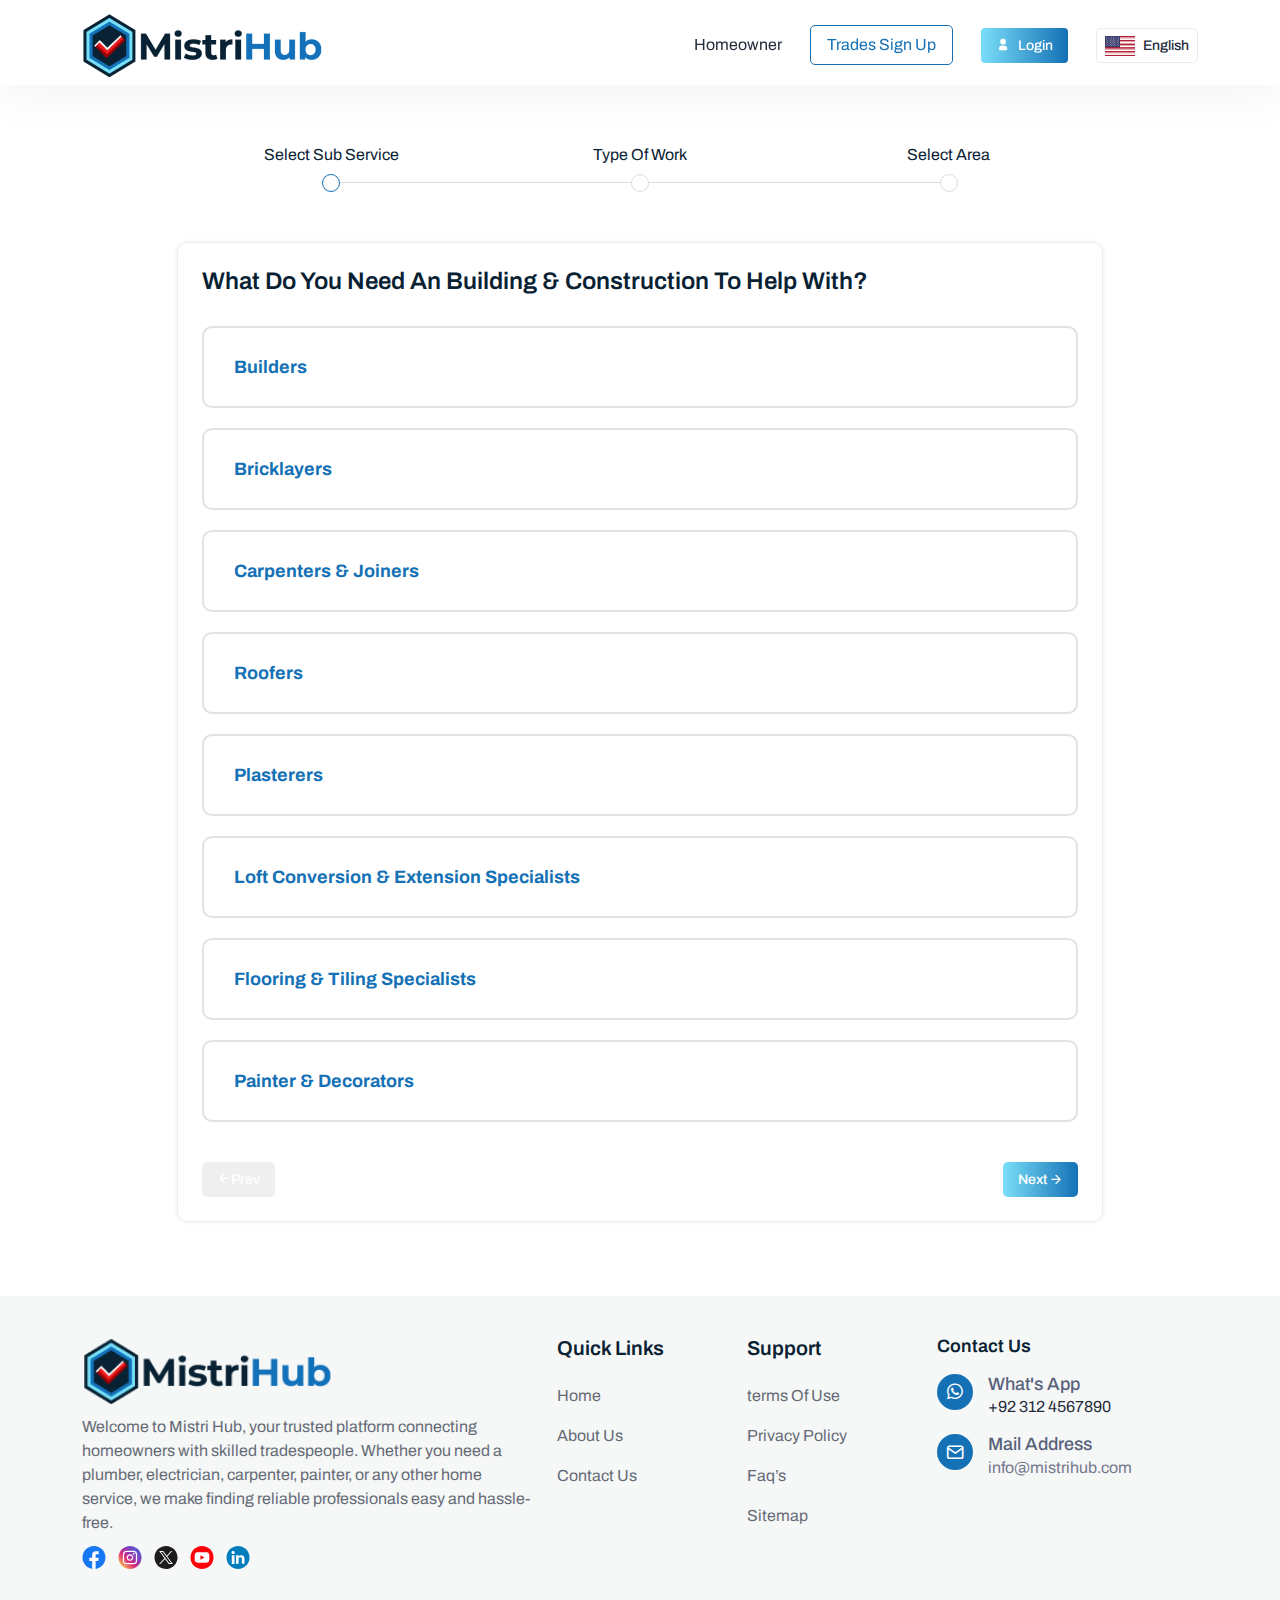
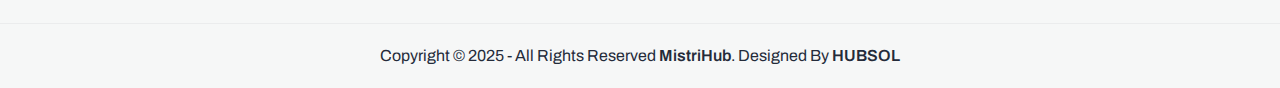
<file: catefory-search.html>
<!DOCTYPE html>
<html lang="en">

<head>
    <meta charset="UTF-8">
    <meta name="viewport" content="width=device-width, initial-scale=1, shrink-to-fit=no">

    <title>Mistri Hub</title>

    <!-- Favicon -->
    <link rel="shortcut icon" type="image/x-icon" href="assets/img/favicon.png">

    <!-- Bootstrap CSS -->
    <link rel="stylesheet" href="assets/css/bootstrap.min.css">

    <!-- Animation CSS -->
    <link rel="stylesheet" href="assets/css/animate.css">

    <!-- Tabler Icon CSS -->
    <link rel="stylesheet" href="assets/plugins/tabler-icons/tabler-icons.css">

    <!-- Aos CSS -->
    <link rel="stylesheet" href="assets/plugins/aos/aos.css">
    <!-- Fontawesome Icon CSS -->
    <link rel="stylesheet" href="assets/plugins/fontawesome/css/fontawesome.min.css">
    <link rel="stylesheet" href="assets/plugins/fontawesome/css/all.min.css">

    <!-- select CSS -->
    <link rel="stylesheet" href="assets/plugins/select2/css/select2.min.css">

    <!-- Owlcarousel CSS -->
    <link rel="stylesheet" href="assets/plugins/owlcarousel/owl.carousel.min.css">

    <!-- Mobile CSS-->
    <link rel="stylesheet" href="assets/plugins/intltelinput/css/intlTelInput.css">
    <link rel="stylesheet" href="assets/plugins/intltelinput/css/demo.css">

    <!-- Feather CSS -->
    <link rel="stylesheet" href="assets/css/feather.css">

    <!-- Style CSS -->
    <link rel="stylesheet" href="assets/css/style.css">
</head>

<body>


    <div class="main-wrapper">

        <!-- Header -->
        <header class="header header-new">
            <div class="container">
                <nav class="navbar navbar-expand-lg header-nav">
                    <div class="navbar-header">
                        <a id="mobile_btn" href="#">
                            <span class="bar-icon">
                                <span></span>
                                <span></span>
                                <span></span>
                            </span>
                        </a>
                        <a href="index.html" class="navbar-brand logo">
                            <img src="assets/img/main-logo.png" class="img-fluid" alt="Logo">
                        </a>
                        <a href="index.html" class="navbar-brand logo-small">
                            <img src="assets/img/favicon.png" class="img-fluid" alt="Logo">
                        </a>
                    </div>
                    <div class="main-menu-wrapper">
                        <div class="menu-header">
                            <a href="index.html" class="menu-logo">
                                <img src="assets/img/side-logo.png" class="img-fluid" alt="Logo">
                            </a>
                            <a id="menu_close" class="menu-close" href="javascript:void(0);"> <i
                                    class="fas fa-times"></i></a>
                        </div>
                        <ul class="main-nav align-items-lg-center main-menu-desk">
                            <li class="has-submenu">
                                <a href="homeowner-signup.html">Homeowner </a>
                            </li>
                            <li class="has-submenu">
                                <a href="about-us.html">About Us </a>
                            </li>
                            <li class="has-submenu">
                                <a href="contact-us.html">Contact Us</a>
                            </li>
                        </ul>
                    </div>
                    <ul class="nav header-navbar-rht">
                        <li class="nav-item">
                            <a href="homeowner-signup.html">Homeowner</a>
                        </li>
                        <li class="nav-item">
                            <a href="trades-signup-details.html">Trades Sign Up</a>
                        </li>
                        <li class="nav-item">
                            <a class="nav-link btn btn-linear-primary desk-acct-icon" href="login.html"><i
                                    class="ti ti-user-filled me-2"></i>Login</a>
                            <a href="login.html" class="mob-acct-icon"><i class="ti ti-user-filled me-2"></i></a>
                        </li>
                        <li class="nav-item">
                            <div class="dropdown translate">
                                <a href="javascript:void(0);" class="dropdown-toggle fw-medium trans"
                                    data-bs-toggle="dropdown">
                                    <img src="assets/img/flags/us.png" class="flag me-2" alt="flag">English
                                </a>
                                <ul class="dropdown-menu">
                                    <li><a class="dropdown-item" href="javascript:void(0);"><img
                                                src="assets/img/flags/us.png" class="flag me-2" alt="flag">English</a>
                                    </li>
                                    <li><a class="dropdown-item" href="javascript:void(0);"><img
                                                src="assets/img/flags/jp.png" class="flag me-2" alt="flag">Urdu </a>
                                    </li>
                                </ul>
                            </div>
                        </li>
                    </ul>
                </nav>
            </div>
        </header>
        <!-- /Header -->

        <div class="project-installation">
            <div class="content">
                <div class="container">
                    <div class="row">
                        <div class="col-lg-10 mx-auto">
                            <div class="wizard">
                                <ul class="form-wizard-steps" id="progressbar2">
                                    <li class="progress-active">
                                        <div class="profile-step">
                                            <div class="step-section">
                                                <h5>Select Sub Service</h5>
                                            </div>
                                            <span class="dot-active"></span>
                                        </div>
                                    </li>
                                    <li>
                                        <div class="profile-step">
                                            <div class="step-section">
                                                <h5>Type Of Work</h5>
                                            </div>
                                            <span class="dot-active"></span>
                                        </div>
                                    </li>
                                    <li>
                                        <div class="profile-step">
                                            <div class="step-section">
                                                <h5>Select Area</h5>
                                            </div>
                                            <span class="dot-active"></span>
                                        </div>
                                    </li>
                                </ul>
                            </div>
                            <div class="initialization-form-set">
                                <fieldset class="form-inner card wizard-form-card" id="first">
                                    <div class="licence-verifi">
                                        <div class="card-title">
                                            <h4>What do you need an Building & Construction to help with?</h4>
                                        </div>
                                        <div class="main-select">
                                            <div class="main-serv-select">
                                                <label class="plan Builders" for="Builders">
                                                    <input checked type="radio" name="plan" id="Builders" />
                                                    <div class="plan-content">
                                                      <div class="plan-details">
                                                        <p>Builders</p>
                                                      </div>
                                                    </div>
                                                </label>
                                            </div>
                                            <div class="main-serv-select">
                                                <label class="plan bricklayers" for="bricklayers">
                                                    <input type="radio" id="bricklayers" name="plan" />
                                                    <div class="plan-content">
                                                      <div class="plan-details">
                                                        <p>Bricklayers</p>
                                                      </div>
                                                    </div>
                                                </label>
                                            </div>
                                            <div class="main-serv-select">
                                                <label class="plan carpenters" for="carpenters">
                                                    <input type="radio" id="carpenters" name="plan" />
                                                    <div class="plan-content">
                                                      <div class="plan-details">
                                                        <p>Carpenters & Joiners</p>
                                                      </div>
                                                    </div>
                                                </label>
                                            </div>
                                            <div class="main-serv-select">
                                                <label class="plan roofers" for="roofers">
                                                    <input type="radio" id="roofers" name="plan" />
                                                    <div class="plan-content">
                                                      <div class="plan-details">
                                                        <p>Roofers</p>
                                                      </div>
                                                    </div>
                                                </label>
                                            </div>
                                            <div class="main-serv-select">
                                                <label class="plan plasterers" for="plasterers">
                                                    <input type="radio" id="plasterers" name="plan" />
                                                    <div class="plan-content">
                                                      <div class="plan-details">
                                                        <p>Plasterers</p>
                                                      </div>
                                                    </div>
                                                </label>
                                            </div>
                                            <div class="main-serv-select">
                                                <label class="plan loft-conversion" for="loft-conversion">
                                                    <input type="radio" id="loft-conversion" name="plan" />
                                                    <div class="plan-content">
                                                      <div class="plan-details">
                                                        <p>Loft Conversion & Extension Specialists</p>
                                                      </div>
                                                    </div>
                                                </label>
                                            </div>
                                            <div class="main-serv-select">
                                                <label class="plan flooring" for="flooring">
                                                    <input type="radio" id="flooring" name="plan" />
                                                    <div class="plan-content">
                                                      <div class="plan-details">
                                                        <p>Flooring & Tiling Specialists</p>
                                                      </div>
                                                    </div>
                                                </label>
                                            </div>
                                            <div class="main-serv-select">
                                                <label class="plan painter" for="painter">
                                                    <input type="radio" id="painter" name="plan" />
                                                    <div class="plan-content">
                                                      <div class="plan-details">
                                                        <p>Painter & Decorators</p>
                                                      </div>
                                                    </div>
                                                </label>
                                            </div>
                                        </div>
                                    </div>
                                    <div class="add-form-btn widget-next-btn submit-btn">
                                        <div class="btn-left">
                                            <a href="javascript:void(0);"
                                                class="btn btn-linear-primary pre-btn disabled"><i
                                                    class="feather-arrow-left"></i>Prev</a>
                                        </div>
                                        <div class="btn-left">
                                            <a href="javascript:void(0);"
                                                class="btn btn-linear-primary main-btn next_btns">Next <i
                                                    class="feather-arrow-right"></i></a>
                                        </div>
                                    </div>
                                </fieldset>
                                <fieldset class="form-inner card wizard-form-card">
                                    <div class="system-verifi">
                                        <div class="card-title">
                                            <h4>What do you need a builder to help with?</h4>
                                        </div>
                                        <div class="main-select">
                                            <div class="main-serv-select">
                                                <label class="plan Builders" for="Builders">
                                                    <input checked type="radio" name="plan" id="Builders" />
                                                    <div class="plan-content">
                                                      <div class="plan-details">
                                                        <p>General construction and project management</p>
                                                      </div>
                                                    </div>
                                                </label>
                                            </div>
                                            <div class="main-serv-select">
                                                <label class="plan bricklayers" for="bricklayers">
                                                    <input type="radio" id="bricklayers" name="plan" />
                                                    <div class="plan-content">
                                                      <div class="plan-details">
                                                        <p>New home builds</p>
                                                      </div>
                                                    </div>
                                                </label>
                                            </div>
                                            <div class="main-serv-select">
                                                <label class="plan carpenters" for="carpenters">
                                                    <input type="radio" id="carpenters" name="plan" />
                                                    <div class="plan-content">
                                                      <div class="plan-details">
                                                        <p>Home extensions</p>
                                                      </div>
                                                    </div>
                                                </label>
                                            </div>
                                            <div class="main-serv-select">
                                                <label class="plan roofers" for="roofers">
                                                    <input type="radio" id="roofers" name="plan" />
                                                    <div class="plan-content">
                                                      <div class="plan-details">
                                                        <p>Foundation work and concrete pouring</p>
                                                      </div>
                                                    </div>
                                                </label>
                                            </div>
                                            <div class="main-serv-select">
                                                <label class="plan plasterers" for="plasterers">
                                                    <input type="radio" id="plasterers" name="plan" />
                                                    <div class="plan-content">
                                                      <div class="plan-details">
                                                        <p>Wall and ceiling framing</p>
                                                      </div>
                                                    </div>
                                                </label>
                                            </div>
                                            <div class="main-serv-select">
                                                <label class="plan loft-conversion" for="loft-conversion">
                                                    <input type="radio" id="loft-conversion" name="plan" />
                                                    <div class="plan-content">
                                                      <div class="plan-details">
                                                        <p>Roof framing and installation</p>
                                                      </div>
                                                    </div>
                                                </label>
                                            </div>
                                            <div class="main-serv-select">
                                                <label class="plan flooring" for="flooring">
                                                    <input type="radio" id="flooring" name="plan" />
                                                    <div class="plan-content">
                                                      <div class="plan-details">
                                                        <p>Other: Custom home designs, structural repairs</p>
                                                      </div>
                                                    </div>
                                                </label>
                                            </div>
                                        </div>
                                    </div>
                                    <div class="add-form-btn widget-next-btn submit-btn">
                                        <div class="btn-left">
                                            <a href="javascript:void(0);" class="btn btn-linear-primary main-btn prev_btns"><i
                                                    class="feather-arrow-left"></i>Prev</a>
                                        </div>
                                        <div class="btn-left">
                                            <a href="javascript:void(0);"
                                                class="btn btn-linear-primary main-btn next_btns">Next <i
                                                    class="feather-arrow-right"></i></a>
                                        </div>
                                    </div>
                                </fieldset>
                                <fieldset class="form-inner card wizard-form-card">
                                    <div class="folder-permission">
                                        <div class="card-title">
                                            <h4>Select Area</h4>
                                            <p>We use this to make sure the tradesperson operates in your area.</p>
                                        </div>
                                        <div>
                                            <div class="mb-3">
												<select class="select">
													<option selected>Select City</option>
													<option>Lahore</option>
													<option>Karachi</option>
                                                    <option value="">Multan</option>
                                                    <option value="">Rawalpindi</option>
                                                    <option value="">Islamabad</option>
                                                    <option value="">Sialkot</option>
                                                    <option value="">Quetta</option>
                                                    <option value="">Faisalabad</option>
                                                    <option value="">Okara</option>
												</select>
											</div>
                                            <div class="mb-3">
												<select class="select">
													<option selected>Select Area</option>
													<option>DHA Phase 1-5</option>
													<option>Johar Town</option>
                                                    <option value="">Faisal Town</option>
                                                    <option value="">Wapda Town</option>
                                                    <option value="">Modal Town</option>
                                                    <option value="">Walton Cantt</option>
                                                    <option value="">Mughalpura</option>
                                                    <option value="">Taj Bagh</option>
                                                    <option value="">Shahdara</option>
                                                    <option value="">PIA Society</option>
                                                    <option value="">Chungi Amar Saddu</option>
                                                    <option value="">Green Town</option>
                                                    <option value="">Allama Iqbal Town</option>
												</select>
											</div>
                                        </div>
                                    </div>
                                    <div class="add-form-btn widget-next-btn submit-btn">
                                        <div class="btn-left">
                                            <a href="javascript:void(0);" class="btn btn-linear-primary main-btn prev_btns"><i
                                                    class="feather-arrow-left"></i>Prev</a>
                                        </div>
                                        <div class="btn-left">
                                            <a href="javascript:void(0);" class="btn btn-linear-primary main-btn next_btns">Search <i
                                                    class="feather-arrow-right"></i></a>
                                        </div>
                                    </div>
                                </fieldset>
                            </div>
                        </div>
                    </div>
                </div>
            </div>
        </div>

        <!-- Footer -->
        <footer>
            <div class="footer-top">
                <div class="container">
                    <div class="row">
                        <div class="col-md-6 col-xl-5">
                            <div class="footer-widget">
                                <img src="assets/img/footer-logo.png" alt="">
                                <p>
                                    Welcome to Mistri Hub, your trusted platform connecting homeowners with skilled
                                    tradespeople. Whether you need a plumber, electrician, carpenter, painter, or any
                                    other
                                    home service, we make finding reliable professionals easy and hassle-free.
                                </p>
                                <div class="foot-social mt-3">
                                    <ul class="social-icon">
                                        <li>
                                            <a href="#"><img src="assets/img/icons/fb.svg" class="img" alt="icon"></a>
                                        </li>
                                        <li>
                                            <a href="#"><img src="assets/img/icons/instagram.svg" class="img"
                                                    alt="icon"></a>
                                        </li>
                                        <li>
                                            <a href="#"><img src="assets/img/icons/twitter.svg" class="img"
                                                    alt="icon"></a>
                                        </li>
                                        <li>
                                            <a href="#"><img src="assets/img/icons/youtube.svg" class="img"
                                                    alt="icon"></a>
                                        </li>
                                        <li>
                                            <a href="#"><img src="assets/img/icons/linkedin.svg" class="img"
                                                    alt="icon"></a>
                                        </li>
                                    </ul>
                                </div>
                            </div>
                        </div>
                        <div class="col-md-6 col-xl-2">
                            <div class="footer-widget">
                                <h5 class="mb-4">Quick Links</h5>
                                <ul class="footer-menu">
                                    <li>
                                        <a href="index.html">Home</a>
                                    </li>
                                    <li>
                                        <a href="about-us.html">About Us</a>
                                    </li>
                                    <li>
                                        <a href="contact-us.html">Contact Us</a>
                                    </li>
                                </ul>
                            </div>
                        </div>
                        <div class="col-md-6 col-xl-2">
                            <div class="footer-widget">
                                <h5 class="mb-4">Support</h5>
                                <ul class="footer-menu">
                                    <li>
                                        <a href="terms-use.html">terms Of Use</a>
                                    </li>
                                    <li>
                                        <a href="privacy-policy.html">Privacy Policy</a>
                                    </li>
                                    <li>
                                        <a href="faq.html">Faq’s</a>
                                    </li>
                                    <li>
                                        <a href="#">Sitemap</a>
                                    </li>
                                </ul>
                            </div>
                        </div>
                        <div class="col-md-6 col-xl-3">
                            <div class="footer-widget footer-contact">
                                <h6 class="mb-3">Contact Us</h6>
                                <div class="footer-contact-info">
                                    <div class="footer-address">
                                        <span>
                                            <i class="fa-brands fa-whatsapp"></i>
                                        </span>
                                        <div>
                                            <h6>What's App</h6>
                                            <p><a href="https://wa.me/+92312567890" target="_blank">+92 312 4567890</a>
                                            </p>
                                        </div>
                                    </div>
                                    <div class="footer-address">
                                        <span><i class="feather-mail"></i></span>
                                        <div>
                                            <h6>Mail Address</h6>
                                            <p>info@mistrihub.com</p>
                                        </div>
                                    </div>
                                </div>
                            </div>
                        </div>
                    </div>
                </div>
            </div>
            <!-- Footer Bottom -->
            <div class="footer-bottom">
                <div class="container">
                    <div class="row">
                        <div class="col-md-12">
                            <div class="d-flex align-items-center justify-content-center flex-wrap">
                                <p class="mb-2">Copyright &copy; 2025 - All Rights Reserved
                                    <span class="main-web-lnk">MistriHub</span>. Designed By <a
                                        href="https://www.hubsol.ae" class="foot-web" target="_blank">HUBSOL</a>
                                </p>
                            </div>
                        </div>
                    </div>
                </div>
            </div>
            <!-- /Footer Bottom -->

        </footer>
        <!-- /Footer -->

    </div>

    <!-- Jquery JS -->
	<script src="assets/js/jquery-3.7.1.min.js" type="text/javascript"></script>

	<!-- Bootstrap JS -->
	<script src="assets/js/bootstrap.bundle.min.js" type="text/javascript"></script>

	<!-- Wow JS -->
	<script src="assets/js/wow.min.js" type="text/javascript"></script>

	<!-- Owlcarousel Js -->
	<script src="assets/plugins/owlcarousel/owl.carousel.min.js" type="text/javascript"></script>

	<!-- select JS -->
	<script src="assets/plugins/select2/js/select2.min.js" type="text/javascript"></script>

	<!-- counterup JS -->
	<script src="assets/js/cursor.js" type="text/javascript"></script>

	<!-- Mobile Input -->
	<script src="assets/plugins/intltelinput/js/intlTelInput.js" type="text/javascript"></script>
	<script src="assets/plugins/ityped/index.js" type="text/javascript"></script>

	<!-- Validation-->
	<script src="assets/js/validation.js" type="text/javascript"></script>

	<!-- Script JS -->
	<script src="assets/js/script.js" type="text/javascript"></script>
</body>

<!-- Mirrored from truelysell.dreamstechnologies.com/html/template/installer.html by HTTrack Website Copier/3.x [XR&CO'2014], Mon, 24 Mar 2025 04:16:12 GMT -->

</html>
</file>
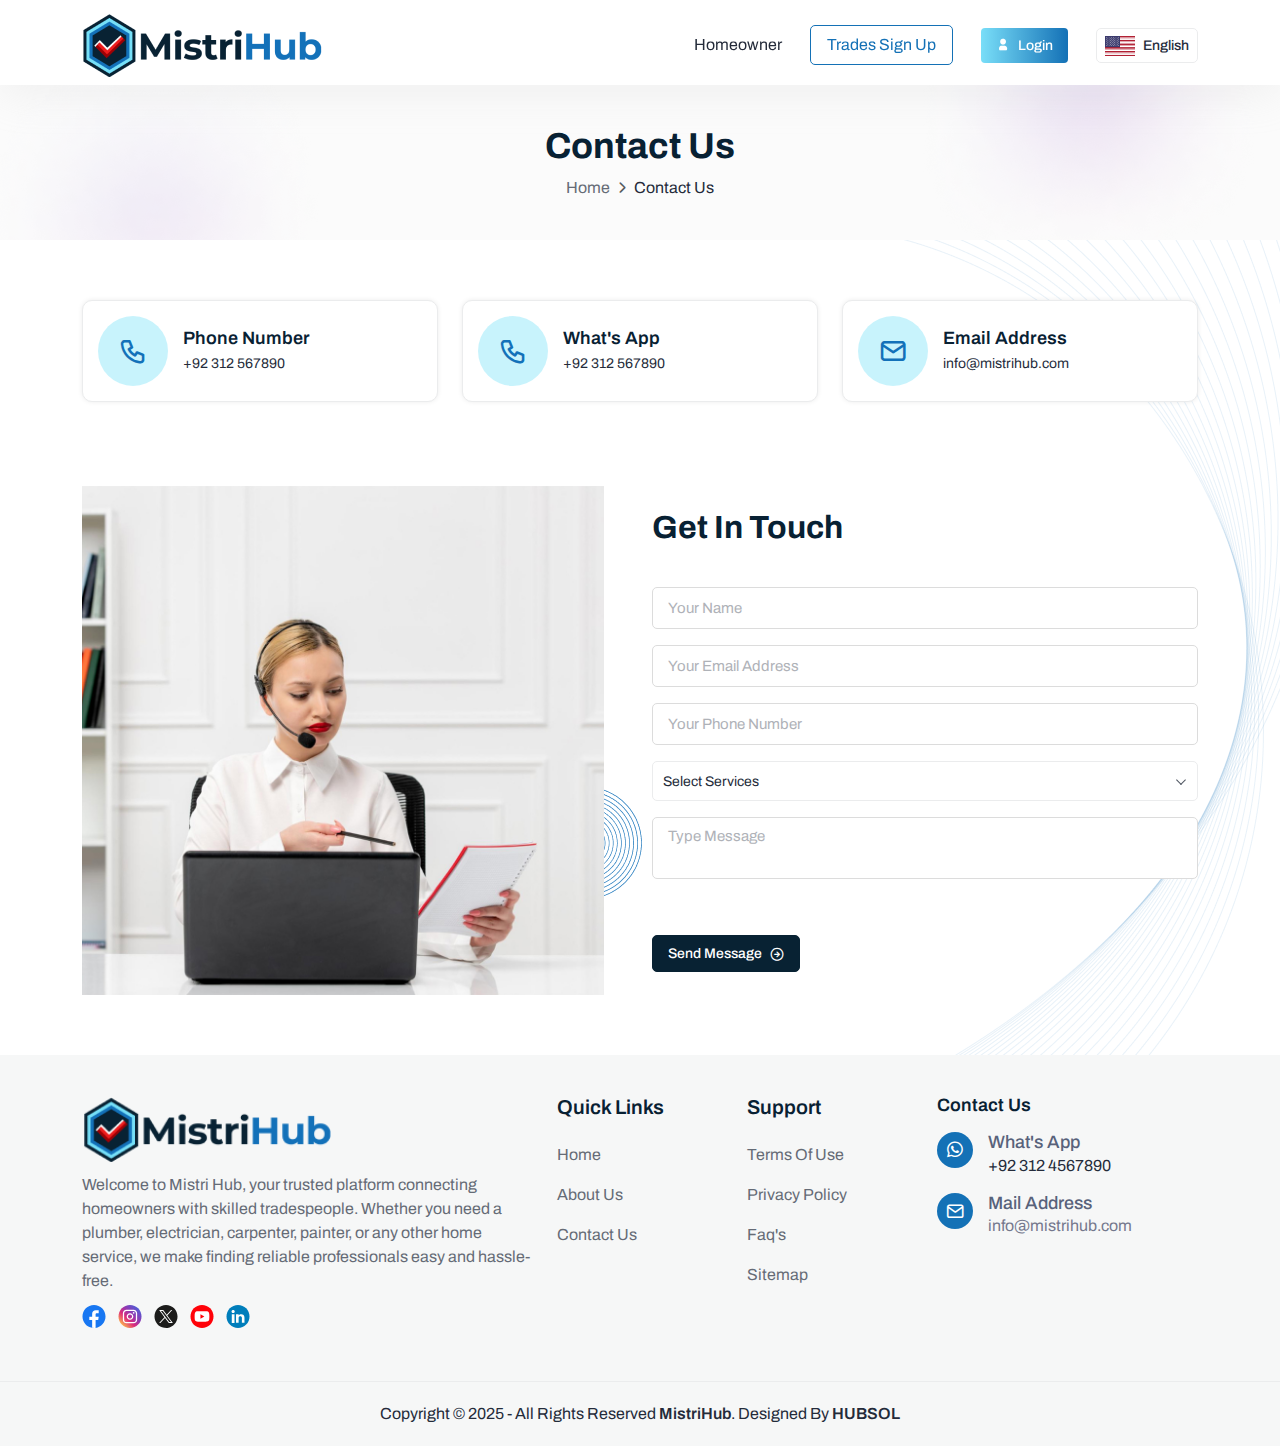
<file: contact-us.html>
<!DOCTYPE html>
<html lang="en">

	<head>
		<meta charset="UTF-8">
		<meta name="viewport" content="width=device-width, initial-scale=1.0">
		<title>MistriHub | Contact Us</title>

		<!-- Favicon -->
		<link rel="shortcut icon" type="image/x-icon" href="assets/img/favicon.png">

		<!-- Aos -->
		<link rel="stylesheet" href="assets/css/animate.css">
		<link rel="stylesheet" href="assets/css/bootstrap.min.css">

		<!-- Tabler Icon CSS -->
		<link rel="stylesheet" href="assets/plugins/tabler-icons/tabler-icons.css">

		<!-- select CSS -->
		<link rel="stylesheet" href="assets/plugins/select2/css/select2.min.css">

		<!-- Fontawesome Icon CSS -->
		<link rel="stylesheet"
			href="assets/plugins/fontawesome/css/fontawesome.min.css">
		<link rel="stylesheet" href="assets/plugins/fontawesome/css/all.min.css">
		<link rel="stylesheet" href="assets/css/feather.css">

		<!-- Style CSS -->
		<link rel="stylesheet" href="assets/css/style.css">

	</head>

	<body>

		<div class="main-wrapper">

			<!-- Header -->
			<header class="header header-new">
				<div class="container">
					<nav class="navbar navbar-expand-lg header-nav">
						<div class="navbar-header">
							<a id="mobile_btn" href="#">
								<span class="bar-icon">
									<span></span>
									<span></span>
									<span></span>
								</span>
							</a>
							<a href="index.html" class="navbar-brand logo">
								<img src="assets/img/main-logo.png" class="img-fluid" alt="Logo">
							</a>
							<a href="index.html" class="navbar-brand logo-small">
								<img src="assets/img/favicon.png" class="img-fluid" alt="Logo">
							</a>
						</div>
						<div class="main-menu-wrapper">
							<div class="menu-header">
								<a href="index.html" class="menu-logo">
									<img src="assets/img/side-logo.png" class="img-fluid" alt="Logo">
								</a>
								<a id="menu_close" class="menu-close" href="javascript:void(0);"> <i
										class="fas fa-times"></i></a>
							</div>
							<ul class="main-nav align-items-lg-center main-menu-desk">
								<li class="has-submenu">
									<a href="homeowner-signup.html">Homeowner </a>
								</li>
								<li class="has-submenu">
									<a href="about-us.html">About Us </a>
								</li>
								<li class="has-submenu">
									<a href="contact-us.html">Contact Us</a>
								</li>
							</ul>
						</div>
						<ul class="nav header-navbar-rht">
							<li class="nav-item">
								<a href="homeowner-signup.html">Homeowner</a>
							</li>
							<li class="nav-item">
								<a href="trades-signup-details.html">Trades Sign Up</a>
							</li>
							<li class="nav-item">
								<a class="nav-link btn btn-linear-primary desk-acct-icon" href="login.html"><i
										class="ti ti-user-filled me-2"></i>Login</a>
								<a href="login.html" class="mob-acct-icon"><i
										class="ti ti-user-filled me-2"></i></a>
							</li>
							<li class="nav-item">
								<div class="dropdown translate">
									<a href="javascript:void(0);" class="dropdown-toggle fw-medium trans"
										data-bs-toggle="dropdown">
										<img src="assets/img/flags/us.png" class="flag me-2"
											alt="flag">English
									</a>
									<ul class="dropdown-menu">
										<li><a class="dropdown-item" href="javascript:void(0);"><img
													src="assets/img/flags/us.png" class="flag me-2"
													alt="flag">English</a></li>
										<li><a class="dropdown-item" href="javascript:void(0);"><img
													src="assets/img/flags/jp.png" class="flag me-2" alt="flag">Urdu
											</a></li>
									</ul>
								</div>
							</li>
						</ul>
					</nav>
				</div>
			</header>
			<!-- /Header -->

			<!-- Breadcrumb -->
			<div class="breadcrumb-bar text-center">
				<div class="container">
					<div class="row">
						<div class="col-md-12 col-12">
							<h2 class="breadcrumb-title mb-2">Contact Us</h2>
							<nav aria-label="breadcrumb">
								<ol class="breadcrumb justify-content-center mb-0">
									<li class="breadcrumb-item">Home</li>
									<li class="breadcrumb-item active" aria-current="page">Contact Us</li>
								</ol>
							</nav>
						</div>
					</div>
					<div class="breadcrumb-bg">
						<img src="assets/img/bg/breadcrumb-bg-01.png" class="breadcrumb-bg-1"
							alt="Img">
						<img src="assets/img/bg/breadcrumb-bg-02.png" class="breadcrumb-bg-2"
							alt="Img">
					</div>
				</div>
			</div>
			<!-- /Breadcrumb -->

			<!-- Page Wrapper -->
			<div class="page-wrapper">
				<div class="content">
					<div class="container">
						<div class="contacts">
							<div class="contacts-overlay-img d-none d-lg-block">
								<img src="assets/img/bg/bg-07.png" alt="img" class="img-fluid">
							</div>
							<div class="contacts-overlay-sm d-none d-lg-block">
								<img src="assets/img/bg/bg-08.png" alt="img" class="img-fluid">
							</div>
							<!-- Contact Details -->
							<div class="contact-details">
								<div class="row justify-content-center">
									<div class="col-md-6 col-lg-4 d-flex">
										<div class="card flex-fill">
											<div class="card-body">
												<div class="d-flex align-items-center">
													<span class="rounded-circle"><i
															class="ti ti-phone"></i></span>
													<div>
														<h6 class="fs-18 mb-1">Phone Number</h6>
														<p class="fs-14"><a href="tel:+92312567890" target="_blank">+92 312 567890</a></p>
													</div>
												</div>
											</div>
										</div>
									</div>
									<div class="col-md-6 col-lg-4 d-flex">
										<div class="card flex-fill">
											<div class="card-body">
												<div class="d-flex align-items-center">
													<span class="rounded-circle"><i
															class="ti ti-phone"></i></span>
													<div>
														<h6 class="fs-18 mb-1">What's App</h6>
														<p class="fs-14"><a href="https://wa.me/+92312567890" target="_blank">+92 312 567890</a></p>
													</div>
												</div>
											</div>
										</div>
									</div>
									<div class="col-md-6 col-lg-4 d-flex">
										<div class="card flex-fill">
											<div class="card-body">
												<div class="d-flex align-items-center">
													<span class="rounded-circle"><i
															class="ti ti-mail"></i></span>
													<div>
														<h6 class="fs-18 mb-1">Email Address</h6>
														<p class="fs-14"><a
															href="mailto:info@mistrihub.com" class="__cf_email__"
																>info@mistrihub.com</a></p>
													</div>
												</div>
											</div>
										</div>
									</div>
								</div>
							</div>
							<!-- /Contact Details -->

							<!-- Get In Touch -->
							<div class="row">
								<div class="col-md-6 d-flex align-items-center">
									<div class="contact-img flex-fill">
										<img src="assets/img/contact-img.jpg" class="img-fluid"
											alt="img">
									</div>
								</div>
								<div class="col-md-6 d-flex align-items-center justify-content-center">
									<div class="contact-queries flex-fill">
										<h2>Get In Touch</h2>
										<form
											action="#">
											<div class="row">
												<div class="col-md-12">
													<div class="mb-3">
														<div class="form-group">
															<input class="form-control" type="text" placeholder="Your Name">
														</div>
													</div>
												</div>
												<div class="col-md-12">
													<div class="mb-3">
														<div class="form-group">
															<input class="form-control" type="email"
																placeholder="Your Email Address">
														</div>
													</div>
												</div>
												<div class="col-md-12">
													<div class="mb-3">
														<div class="form-group">
															<input class="form-control" type="text"
																placeholder="Your Phone Number">
														</div>
													</div>
													<div class="mb-3">
														<select class="select">
															<option>Select Services</option>
															<option>Building & Construction
																</option>
															<option>(AC) & Ventilation
																</option>
															<option>Electrical Services
															</option>
															<option value="">
																Plumbing & Heating
															</option>
															<option value="">
																Solar Panel
															</option>
															<option value="">
																Home Improvements
															</option>
															<option value="">
																Security & Safety
															</option>
															<option value="">
																Pest Control
															</option>
														</select>
													</div>
													<div class="mb-3">
														<div class="form-group">
															<textarea class="form-control" placeholder="Type Message"
																id="floatingTextarea"></textarea>
														</div>
													</div>
												</div>
												<div class="col-md-12 submit-btn">
													<button class="btn btn-dark d-flex align-items-center "
														type="submit">Send Message<i
															class="feather-arrow-right-circle ms-2"></i></button>
												</div>
											</div>
										</form>
									</div>
								</div>
							</div>
							<!-- /Get In Touch -->
						</div>

					</div>
				</div>
			</div>
			<!-- /Page Wrapper -->

			<!-- Footer -->
			<footer>
				<div class="footer-top">
					<div class="container">
						<div class="row">
							<div class="col-md-6 col-xl-5">
								<div class="footer-widget">
									<img src="assets/img/footer-logo.png" alt>
									<p>
										Welcome to Mistri Hub, your trusted platform connecting homeowners
										with skilled
										tradespeople. Whether you need a plumber, electrician, carpenter,
										painter, or any other
										home service, we make finding reliable professionals easy and
										hassle-free.
									</p>
									<div class="foot-social mt-3">
										<ul class="social-icon">
											<li>
												<a href="#"><img src="assets/img/icons/fb.svg" class="img"
														alt="icon"></a>
											</li>
											<li>
												<a href="#"><img src="assets/img/icons/instagram.svg" class="img"
														alt="icon"></a>
											</li>
											<li>
												<a href="#"><img src="assets/img/icons/twitter.svg"
														class="img" alt="icon"></a>
											</li>
											<li>
												<a href="#"><img src="assets/img/icons/youtube.svg"
														class="img" alt="icon"></a>
											</li>
											<li>
												<a href="#"><img src="assets/img/icons/linkedin.svg"
														class="img" alt="icon"></a>
											</li>
										</ul>
									</div>
								</div>
							</div>
							<div class="col-md-6 col-xl-2">
								<div class="footer-widget">
									<h5 class="mb-4">Quick Links</h5>
									<ul class="footer-menu">
										<li>
											<a href="index.html">Home</a>
										</li>
										<li>
											<a href="about-us.html">About Us</a>
										</li>
										<li>
											<a href="contact-us.html">Contact Us</a>
										</li>
									</ul>
								</div>
							</div>
							<div class="col-md-6 col-xl-2">
								<div class="footer-widget">
									<h5 class="mb-4">Support</h5>
									<ul class="footer-menu">
										<li>
											<a href="terms-use.html">Terms Of Use</a>
										</li>
										<li>
											<a href="privacy-policy.html">Privacy Policy</a>
										</li>
										<li>
											<a href="faq.html">Faq's</a>
										</li>
										<li>
											<a href="#">Sitemap</a>
										</li>
									</ul>
								</div>
							</div>
							<div class="col-md-6 col-xl-3">
								<div class="footer-widget footer-contact">
									<h6 class="mb-3">Contact Us</h6>
									<div class="footer-contact-info">
										<div class="footer-address">
											<span>
												<i class="fa-brands fa-whatsapp"></i>
											</span>
											<div>
												<h6>What's App</h6>
												<p><a href="https://wa.me/+92312567890" target="_blank">+92 312
														4567890</a></p>
											</div>
										</div>
										<div class="footer-address">
											<span><i class="feather-mail"></i></span>
											<div>
												<h6>Mail Address</h6>
												<p>info@mistrihub.com</p>
											</div>
										</div>
									</div>
								</div>
							</div>
						</div>
					</div>
				</div>
				<!-- Footer Bottom -->
				<div class="footer-bottom">
					<div class="container">
						<div class="row">
							<div class="col-md-12">
								<div class="d-flex align-items-center justify-content-center flex-wrap">
									<p class="mb-2">Copyright &copy; 2025 - All Rights Reserved
										<span class="main-web-lnk">MistriHub</span>. Designed By <a
											href="https://www.hubsol.ae"
											class="foot-web" target="_blank">HUBSOL</a>
									</p>
								</div>
							</div>
						</div>
					</div>
				</div>
				<!-- /Footer Bottom -->

			</footer>
			<!-- /Footer -->
		</div>

		<!-- Jquery JS -->
		<script src="assets/js/jquery-3.7.1.min.js" type="text/javascript"></script>

		<!-- Bootstrap JS -->
		<script src="assets/js/bootstrap.bundle.min.js"
			type="text/javascript"></script>

		<!-- Wow JS -->
		<script src="assets/js/wow.min.js" type="text/javascript"></script>

		<!-- Owlcarousel Js -->
		<script src="assets/plugins/owlcarousel/owl.carousel.min.js"
			type="text/javascript"></script>

		<!-- select JS -->
		<script src="assets/plugins/select2/js/select2.min.js"
			type="text/javascript"></script>

		<!-- counterup JS -->
		<script src="assets/js/cursor.js" type="text/javascript"></script>

		<!-- Mobile Input -->
		<script src="assets/plugins/intltelinput/js/intlTelInput.js"
			type="text/javascript"></script>
		<script src="assets/plugins/ityped/index.js" type="text/javascript"></script>

		<!-- Validation-->
		<script src="assets/js/validation.js" type="text/javascript"></script>

		<!-- Script JS -->
		<script src="assets/js/script.js" type="text/javascript"></script>
	</body>

</html>
</file>
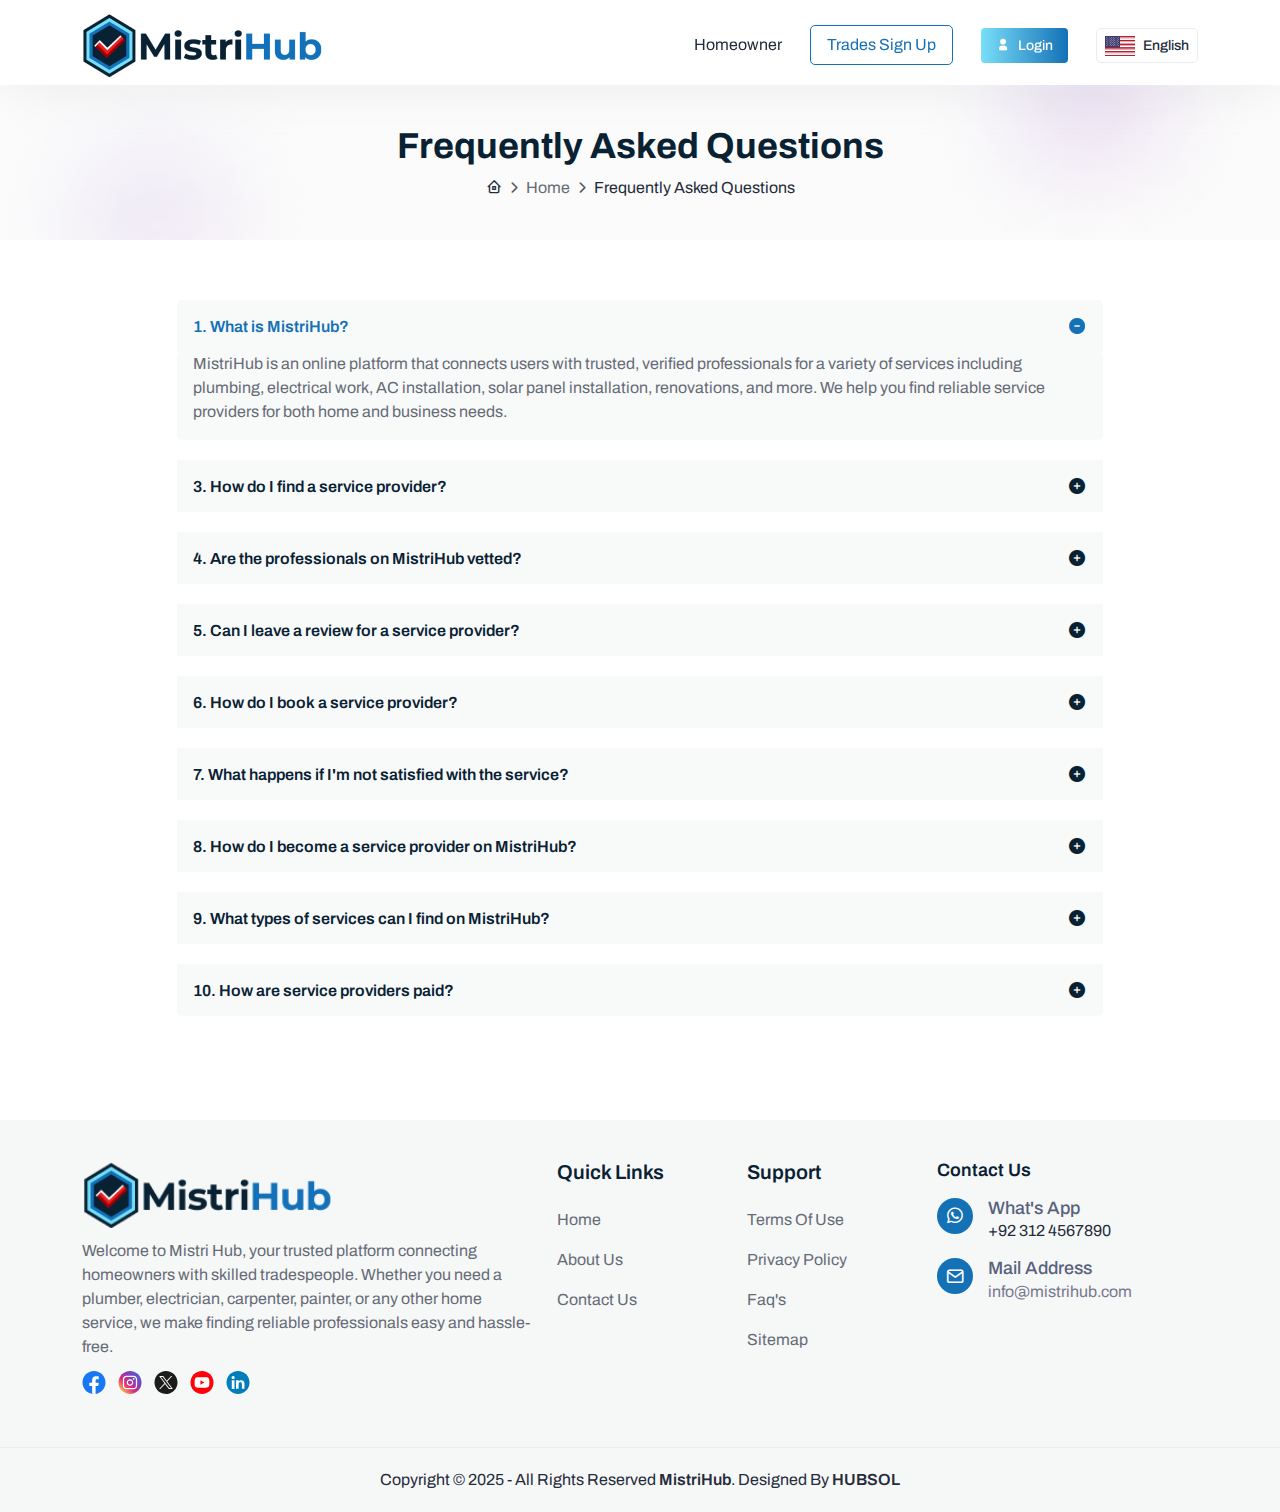
<file: faq.html>
<!DOCTYPE html>
<html lang="en">

<head>
	<meta charset="UTF-8">
	<meta name="viewport" content="width=device-width, initial-scale=1.0">
	<title>MistriHub | FAQ's</title>

	<!-- Favicon -->
	<link rel="shortcut icon" type="image/x-icon" href="assets/img/favicon.png">

	<!-- Aos -->
	<link rel="stylesheet" href="assets/css/animate.css">
	<link rel="stylesheet" href="assets/css/bootstrap.min.css">

	<!-- Tabler Icon CSS -->
	<link rel="stylesheet" href="assets/plugins/tabler-icons/tabler-icons.css">

	<!-- Fontawesome Icon CSS -->
	<link rel="stylesheet" href="assets/plugins/fontawesome/css/fontawesome.min.css">
	<link rel="stylesheet" href="assets/plugins/fontawesome/css/all.min.css">
	<link rel="stylesheet" href="assets/css/feather.css">

	<!-- Style CSS -->
	<link rel="stylesheet" href="assets/css/style.css">

</head>

<body>

	<div class="main-wrapper">

		<!-- Header -->
		<header class="header header-new">
			<div class="container">
				<nav class="navbar navbar-expand-lg header-nav">
					<div class="navbar-header">
						<a id="mobile_btn" href="#">
							<span class="bar-icon">
								<span></span>
								<span></span>
								<span></span>
							</span>
						</a>
						<a href="index.html" class="navbar-brand logo">
							<img src="assets/img/main-logo.png" class="img-fluid" alt="Logo">
						</a>
						<a href="index.html" class="navbar-brand logo-small">
							<img src="assets/img/favicon.png" class="img-fluid" alt="Logo">
						</a>
					</div>
					<div class="main-menu-wrapper">
						<div class="menu-header">
							<a href="index.html" class="menu-logo">
								<img src="assets/img/side-logo.png" class="img-fluid" alt="Logo">
							</a>
							<a id="menu_close" class="menu-close" href="javascript:void(0);"> <i
									class="fas fa-times"></i></a>
						</div>
						<ul class="main-nav align-items-lg-center main-menu-desk">
							<li class="has-submenu">
								<a href="homeowner-signup.html">Homeowner </a>
							</li>
							<li class="has-submenu">
								<a href="about-us.html">About Us </a>
							</li>
							<li class="has-submenu">
								<a href="contact-us.html">Contact Us</a>
							</li>
						</ul>
					</div>
					<ul class="nav header-navbar-rht">
						<li class="nav-item">
							<a href="homeowner-signup.html">Homeowner</a>
						</li>
						<li class="nav-item">
							<a href="trades-signup-details.html">Trades Sign Up</a>
						</li>
						<li class="nav-item">
							<a class="nav-link btn btn-linear-primary desk-acct-icon" href="login.html"><i
									class="ti ti-user-filled me-2"></i>Login</a>
							<a href="login.html" class="mob-acct-icon"><i class="ti ti-user-filled me-2"></i></a>
						</li>
						<li class="nav-item">
							<div class="dropdown translate">
								<a href="javascript:void(0);" class="dropdown-toggle fw-medium trans"
									data-bs-toggle="dropdown">
									<img src="assets/img/flags/us.png" class="flag me-2" alt="flag">English
								</a>
								<ul class="dropdown-menu">
									<li><a class="dropdown-item" href="javascript:void(0);"><img
												src="assets/img/flags/us.png" class="flag me-2" alt="flag">English</a></li>
									<li><a class="dropdown-item" href="javascript:void(0);"><img
												src="assets/img/flags/jp.png" class="flag me-2" alt="flag">Urdu </a></li>
								</ul>
							</div>
						</li>
					</ul>
				</nav>
			</div>
		</header>
	<!-- /Header -->

		<!-- Breadcrumb -->
		<div class="breadcrumb-bar text-center">
			<div class="container">
				<div class="row">
					<div class="col-md-12 col-12">
						<h2 class="breadcrumb-title mb-2">Frequently Asked Questions</h2>
						<nav aria-label="breadcrumb">
							<ol class="breadcrumb justify-content-center mb-0">
								<li class="breadcrumb-item"><a href="index.html"><i class="ti ti-home-2"></i></a></li>
								<li class="breadcrumb-item">Home</li>
								<li class="breadcrumb-item active" aria-current="page">Frequently Asked Questions</li>
							</ol>
						</nav>
					</div>
				</div>
				<div class="breadcrumb-bg">
					<img src="assets/img/bg/breadcrumb-bg-01.png" class="breadcrumb-bg-1" alt="Img">
					<img src="assets/img/bg/breadcrumb-bg-02.png" class="breadcrumb-bg-2" alt="Img">
				</div>
			</div>
		</div>
		<!-- /Breadcrumb -->

		<!-- Page Wrapper -->
		<div class="page-wrapper">
			<div class="content">
				<div class="container">
					<div class="row faq-content justify-content-center">
						<!-- Faq List -->
						<div class="col-md-10 mx-auto faq">
							<div class="accordion" id="accordionPanelsStayOpenExample">
								<div class="accordion-item">
								  <h2 class="accordion-header">
									<button class="accordion-button" type="button" data-bs-toggle="collapse" data-bs-target="#panelsStayOpen-collapseOne" aria-expanded="true" aria-controls="panelsStayOpen-collapseOne">
										1. What is MistriHub?
									</button>
								  </h2>
								  <div id="panelsStayOpen-collapseOne" class="accordion-collapse collapse show">
									<div class="accordion-body">
									  <p>
MistriHub is an online platform that connects users with trusted, verified
professionals for a variety of services including plumbing, electrical work, AC
installation, solar panel installation, renovations, and more. We help you find reliable
service providers for both home and business needs.
									  </p>
									</div>
								  </div>
								</div>
								<div class="accordion-item">
								  <h2 class="accordion-header">
									<button class="accordion-button collapse" type="button" data-bs-toggle="collapse" data-bs-target="#panelsStayOpen-collapseTwo" aria-expanded="false" aria-controls="panelsStayOpen-collapseTwo">
										2. How do I create an account on MistriHub?
									</button>
								  </h2>
								  <div id="panelsStayOpen-collapseTwo" class="accordion-collapse collapse">
									<div class="accordion-body">
										<p>To create an account, simply visit our website, click on the "Sign Up" button, and
											provide your details like name, email address, and phone number. For service
											providers, you'll also need to submit information about your skills and certifications.</p>
									</div>
								  </div>
								</div>
								<div class="accordion-item">
								  <h2 class="accordion-header">
									<button class="accordion-button collapsed" type="button" data-bs-toggle="collapse" data-bs-target="#panelsStayOpen-collapseThree" aria-expanded="false" aria-controls="panelsStayOpen-collapseThree">
										3. How do I find a service provider?

									</button>
								  </h2>
								  <div id="panelsStayOpen-collapseThree" class="accordion-collapse collapse">
									<div class="accordion-body">
										<p>You can search for a service provider by entering the service you need, your
											location, and any specific requirements. Our platform will show you a list of verified
											professionals near you with customer ratings and reviews.</p>
									</div>
								  </div>
								</div>
								<div class="accordion-item">
								  <h2 class="accordion-header">
									<button class="accordion-button collapsed" type="button" data-bs-toggle="collapse" data-bs-target="#panelsStayOpen-collapse4" aria-expanded="false" aria-controls="panelsStayOpen-collapseThree">
										4. Are the professionals on MistriHub vetted?
									</button>
								  </h2>
								  <div id="panelsStayOpen-collapse4" class="accordion-collapse collapse">
									<div class="accordion-body">
										<p>
											Yes! All professionals listed on MistriHub undergo a thorough vetting process, which
includes background checks, verification of qualifications, and customer feedback to
ensure they meet our quality standards.
										</p>
									</div>
								  </div>
								</div>
								<div class="accordion-item">
								  <h2 class="accordion-header">
									<button class="accordion-button collapsed" type="button" data-bs-toggle="collapse" data-bs-target="#panelsStayOpen-collapse5" aria-expanded="false" aria-controls="panelsStayOpen-collapseThree">
										5. Can I leave a review for a service provider?

									</button>
								  </h2>
								  <div id="panelsStayOpen-collapse5" class="accordion-collapse collapse">
									<div class="accordion-body">
										<p>
											Absolutely! After a service is completed, you can leave a review based on your
experience. This helps other users make informed decisions and helps the service
provider improve their work.
										</p>
									</div>
								  </div>
								</div>
								<div class="accordion-item">
								  <h2 class="accordion-header">
									<button class="accordion-button collapsed" type="button" data-bs-toggle="collapse" data-bs-target="#panelsStayOpen-collapse6" aria-expanded="false" aria-controls="panelsStayOpen-collapseThree">
										6. How do I book a service provider?

									</button>
								  </h2>
								  <div id="panelsStayOpen-collapse6" class="accordion-collapse collapse">
									<div class="accordion-body">
										<p>You can message the tradesman for a quote or you can call them directly to discuss
											the details and schedule the service.</p>
									</div>
								  </div>
								</div>
								<div class="accordion-item">
								  <h2 class="accordion-header">
									<button class="accordion-button collapsed" type="button" data-bs-toggle="collapse" data-bs-target="#panelsStayOpen-collapse7" aria-expanded="false" aria-controls="panelsStayOpen-collapseThree">
										7. What happens if I'm not satisfied with the service?

									</button>
								  </h2>
								  <div id="panelsStayOpen-collapse7" class="accordion-collapse collapse">
									<div class="accordion-body">
										<p>
											If you're not satisfied with the work, you can contact the service provider directly to
address the issue. If the matter isn't resolved, you can report it to MistriHub.
										</p>
									</div>
								  </div>
								</div>
								<div class="accordion-item">
								  <h2 class="accordion-header">
									<button class="accordion-button collapsed" type="button" data-bs-toggle="collapse" data-bs-target="#panelsStayOpen-collapse8" aria-expanded="false" aria-controls="panelsStayOpen-collapseThree">
										8. How do I become a service provider on MistriHub?
									</button>
								  </h2>
								  <div id="panelsStayOpen-collapse8" class="accordion-collapse collapse">
									<div class="accordion-body">
										<p>
To become a service provider, visit our website and click "Tradesman Sign Up."
You'll need to submit your qualifications, certifications, and other required
docum?
										</p>
									</div>
								  </div>
								</div>
								<div class="accordion-item">
									<h2 class="accordion-header">
									  <button class="accordion-button collapsed" type="button" data-bs-toggle="collapse" data-bs-target="#panelsStayOpen-collapse9" aria-expanded="false" aria-controls="panelsStayOpen-collapseThree">
										9. What types of services can I find on MistriHub?
									  </button>
									</h2>
									<div id="panelsStayOpen-collapse9" class="accordion-collapse collapse">
									  <div class="accordion-body">
										<p>
											MistriHub offers a wide range of services, including:
										</p>
										  <ul>
											<li>
												Plumbing
											</li>
											<li>
												Electrical work
											</li>
											<li>
												Air conditioning (AC) installation and repair
											</li>
											<li>
												Solar panel installation
											</li>
											<li>
												Renovations
											</li>
											<li>
												Cleaning services
											</li>
											<li>
												And much more!
											</li>
										  </ul>
									  </div>
									</div>
								  </div>
								  <div class="accordion-item">
									<h2 class="accordion-header">
									  <button class="accordion-button collapsed" type="button" data-bs-toggle="collapse" data-bs-target="#panelsStayOpen-collapse10" aria-expanded="false" aria-controls="panelsStayOpen-collapseThree">
										10. How are service providers paid?
									  </button>
									</h2>
									<div id="panelsStayOpen-collapse10" class="accordion-collapse collapse">
									  <div class="accordion-body">
										  <p>
											Service providers are responsible for negotiating payment directly with customers.
											MistriHub offers a platform for booking and communication, but payment is handled
											between the user and the service provider once the service is completed as agreed
											upon.
										  </p>
									  </div>
									</div>
								  </div>
							</div>	
							
						</div>
						<!-- /Faq List -->
					</div>
				</div>
			</div>
		</div>
		<!-- /Page Wrapper -->

		<!-- Footer -->
		<footer>
			<div class="footer-top">
				<div class="container">
					<div class="row">
						<div class="col-md-6 col-xl-5">
							<div class="footer-widget">
								<img src="assets/img/footer-logo.png" alt="">
								<p>
									Welcome to Mistri Hub, your trusted platform connecting homeowners with skilled
									tradespeople. Whether you need a plumber, electrician, carpenter, painter, or any other
									home service, we make finding reliable professionals easy and hassle-free.
								</p>
								<div class="foot-social mt-3">
									<ul class="social-icon">
										<li>
											<a href="#"><img src="assets/img/icons/fb.svg" class="img" alt="icon"></a>
										</li>
										<li>
											<a href="#"><img src="assets/img/icons/instagram.svg" class="img"
													alt="icon"></a>
										</li>
										<li>
											<a href="#"><img src="assets/img/icons/twitter.svg"
													class="img" alt="icon"></a>
										</li>
										<li>
											<a href="#"><img src="assets/img/icons/youtube.svg"
													class="img" alt="icon"></a>
										</li>
										<li>
											<a href="#"><img src="assets/img/icons/linkedin.svg"
													class="img" alt="icon"></a>
										</li>
									</ul>
								</div>
							</div>
						</div>
						<div class="col-md-6 col-xl-2">
							<div class="footer-widget">
								<h5 class="mb-4">Quick Links</h5>
								<ul class="footer-menu">
									<li>
										<a href="index.html">Home</a>
									</li>
									<li>
										<a href="about-us.html">About Us</a>
									</li>
									<li>
										<a href="contact-us.html">Contact Us</a>
									</li>
								</ul>
							</div>
						</div>
						<div class="col-md-6 col-xl-2">
							<div class="footer-widget">
								<h5 class="mb-4">Support</h5>
								<ul class="footer-menu">
									<li>
										<a href="terms-use.html">Terms Of Use</a>
									</li>
									<li>
										<a href="privacy-policy.html">Privacy Policy</a>
									</li>
									<li>
										<a href="faq.html">Faq's</a>
									</li>
									<li>
										<a href="#">Sitemap</a>
									</li>
								</ul>
							</div>
						</div>
						<div class="col-md-6 col-xl-3">
							<div class="footer-widget footer-contact">
								<h6 class="mb-3">Contact Us</h6>
								<div class="footer-contact-info">
									<div class="footer-address">
										<span>
											<i class="fa-brands fa-whatsapp"></i>
										</span>
										<div>
											<h6>What's App</h6>
											<p><a href="https://wa.me/+92312567890" target="_blank">+92 312 4567890</a></p>
										</div>
									</div>
									<div class="footer-address">
										<span><i class="feather-mail"></i></span>
										<div>
											<h6>Mail Address</h6>
											<p>info@mistrihub.com</p>
										</div>
									</div>
								</div>
							</div>
						</div>
					</div>
				</div>
			</div>
			<!-- Footer Bottom -->
			<div class="footer-bottom">
				<div class="container">
					<div class="row">
						<div class="col-md-12">
							<div class="d-flex align-items-center justify-content-center flex-wrap">
								<p class="mb-2">Copyright &copy; 2025 - All Rights Reserved
									<span class="main-web-lnk">MistriHub</span>. Designed By <a href="https://www.hubsol.ae"
										class="foot-web" target="_blank">HUBSOL</a>
								</p>
							</div>
						</div>
					</div>
				</div>
			</div>
			<!-- /Footer Bottom -->
	
		</footer>
		<!-- /Footer -->

	</div>

	<!-- Jquery JS -->
	<script src="assets/js/jquery-3.7.1.min.js" type="text/javascript"></script>

	<!-- Bootstrap JS -->
	<script src="assets/js/bootstrap.bundle.min.js" type="text/javascript"></script>

	<!-- Wow JS -->
	<script src="assets/js/wow.min.js" type="text/javascript"></script>

	<!-- Owlcarousel Js -->
	<script src="assets/plugins/owlcarousel/owl.carousel.min.js" type="text/javascript"></script>

	<!-- select JS -->
	<script src="assets/plugins/select2/js/select2.min.js" type="text/javascript"></script>

	<!-- counterup JS -->
	<script src="assets/js/cursor.js" type="text/javascript"></script>

	<!-- Mobile Input -->
	<script src="assets/plugins/intltelinput/js/intlTelInput.js" type="text/javascript"></script>
	<script src="assets/plugins/ityped/index.js" type="text/javascript"></script>

	<!-- Validation-->
	<script src="assets/js/validation.js" type="text/javascript"></script>

	<!-- Script JS -->
	<script src="assets/js/script.js" type="text/javascript"></script>
</body>

</html>
</file>
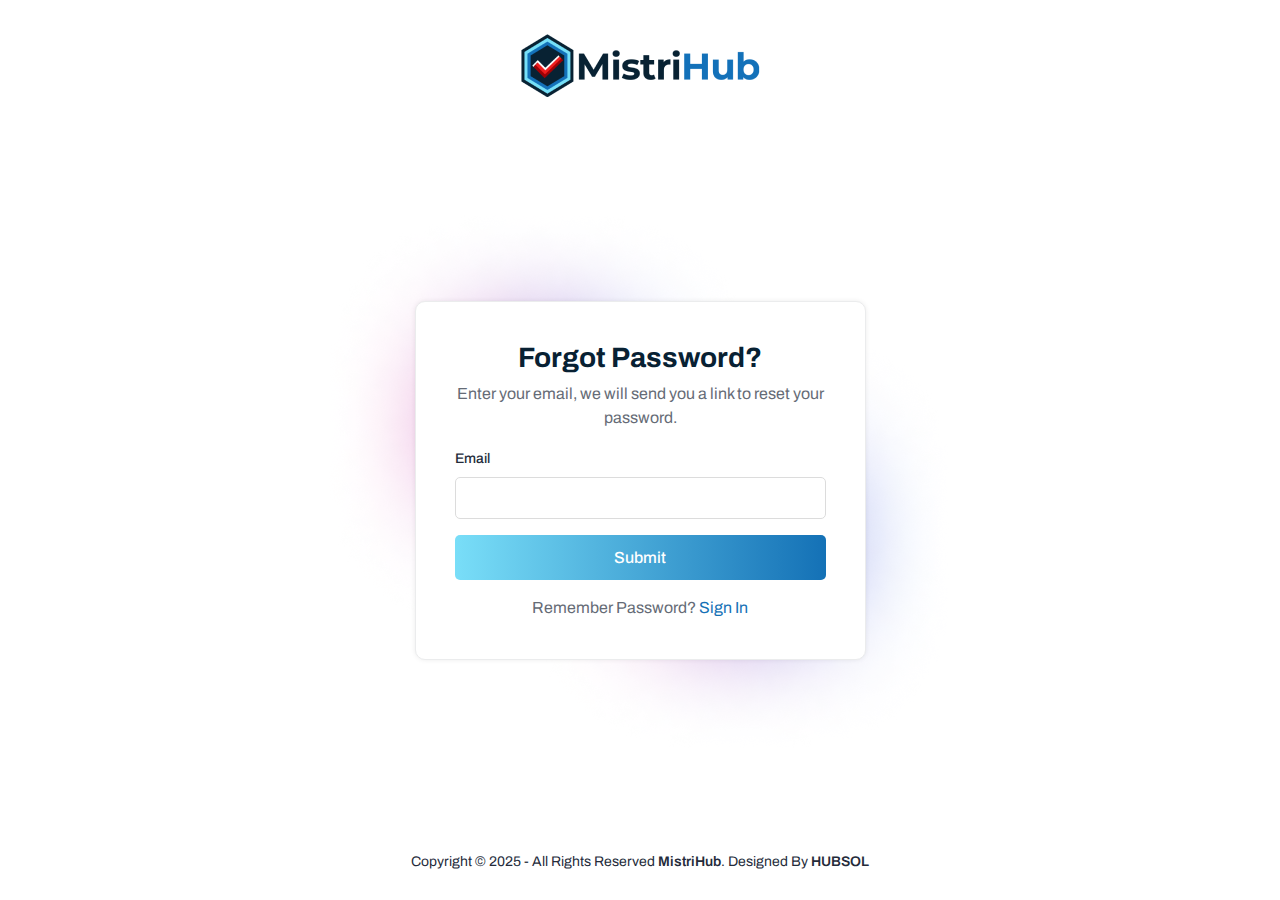
<file: forgot-password.html>
<!DOCTYPE html>
<html lang="en">

<head>
	<meta charset="UTF-8">
	<meta name="viewport" content="width=device-width, initial-scale=1, shrink-to-fit=no">

	<title>MistriHub | Forgot Password</title>

	<!-- Favicon -->
	<link rel="shortcut icon" type="image/x-icon" href="assets/img/favicon.png">

	<link rel="stylesheet" href="assets/css/animate.css">
	<link rel="stylesheet" href="assets/css/bootstrap.min.css">

	<!-- Tabler Icon CSS -->
	<link rel="stylesheet" href="assets/plugins/tabler-icons/tabler-icons.css">

	<!-- Fontawesome Icon CSS -->
	<link rel="stylesheet" href="assets/plugins/fontawesome/css/fontawesome.min.css">
	<link rel="stylesheet" href="assets/plugins/fontawesome/css/all.min.css">

	<!-- Style CSS -->
	<link rel="stylesheet" href="assets/css/style.css">
</head>
	
<body class="authentication-page">

	<div class="d-flex justify-content-between vh-100 overflow-auto flex-column">

		<!-- Header -->
	<div class="authentication-header">
		<div class="container">
			<div class="col-md-12">
				<div class="text-center">
					<a href="index.html"><img src="assets/img/main-logo.png" alt="logo"></a>
				</div>
			</div>
		</div>
	</div>	
	<!-- /Header -->

	<!-- Main Wrapper -->
	<div class="main-wrapper">
		<div class="container">
			<div class="row justify-content-center">
				<div class="col-md-5 mx-auto">
					<form action="#">
						<div class="d-flex flex-column justify-content-center">
							<div class="card p-sm-4 my-5">
								<div class="card-body">
									<div class="text-center mb-3">
										<h3 class="mb-2">Forgot Password?</h3>
										<p>Enter your email, we will send you a link to reset your password.</p>
									</div>
									<div class="mb-3">
										<label class="form-label">Email</label>
										<input type="email" class="form-control">
									</div>
									<div class="mb-3">
										<button type="submit" class="btn btn-lg btn-linear-primary w-100">Submit</button>
									</div>
									<div class=" d-flex justify-content-center">
										<p>Remember Password? <a href="login.html" class="term-color">Sign In</a></p>
									</div>
									<div>
										<img src="assets/img/bg/authentication-bg.png" class="bg-left-top" alt="Img">
										<img src="assets/img/bg/authentication-bg.png" class="bg-right-bottom" alt="Img">
									</div>
								</div>
							</div>					
						</div>
					</form>
				</div>
			</div>
		</div>
	</div>
	<!-- /Main Wrapper -->

	<!-- Footer -->
	<div class="footer-copyright  bg-transparent">
		<div class="container">
			<div class="row">
				<div class="col-md-12">
					<p class="mb-2">Copyright &copy; 2025 - All Rights Reserved
						<span class="main-web-lnk">MistriHub</span>. Designed By <a
							href="https://www.hubsol.ae"
							class="foot-web" target="_blank">HUBSOL</a>
					</p>
				</div>
			</div>
		</div>
	</div>
	<!-- /Footer -->	

	</div>
	

	<!-- Cursor -->
	<div class="xb-cursor tx-js-cursor">
        <div class="xb-cursor-wrapper">
            <div class="xb-cursor--follower xb-js-follower"></div>
        </div>
    </div>
	<!-- /Cursor -->

	<!-- Jquery JS -->
	<script src="assets/js/jquery-3.7.1.min.js" type="8791416a4471f3f680fba076-text/javascript"></script>

	<!-- Bootstrap JS -->
	<script src="assets/js/bootstrap.bundle.min.js" type="8791416a4471f3f680fba076-text/javascript"></script>
	
	<!-- Script JS -->
	<script src="assets/js/script.js" type="8791416a4471f3f680fba076-text/javascript"></script>
	
<script src="../../cdn-cgi/scripts/7d0fa10a/cloudflare-static/rocket-loader.min.js" data-cf-settings="8791416a4471f3f680fba076-|49" defer></script><script defer src="https://static.cloudflareinsights.com/beacon.min.js/vcd15cbe7772f49c399c6a5babf22c1241717689176015" integrity="sha512-ZpsOmlRQV6y907TI0dKBHq9Md29nnaEIPlkf84rnaERnq6zvWvPUqr2ft8M1aS28oN72PdrCzSjY4U6VaAw1EQ==" data-cf-beacon='{"rayId":"925359338fbbd04d","version":"2025.3.0","serverTiming":{"name":{"cfExtPri":true,"cfL4":true,"cfSpeedBrain":true,"cfCacheStatus":true}},"token":"3ca157e612a14eccbb30cf6db6691c29","b":1}' crossorigin="anonymous"></script>
</body>

<!-- Mirrored from truelysell.dreamstechnologies.com/html/template/forgot-password.html by HTTrack Website Copier/3.x [XR&CO'2014], Mon, 24 Mar 2025 04:17:24 GMT -->
</html>
</file>
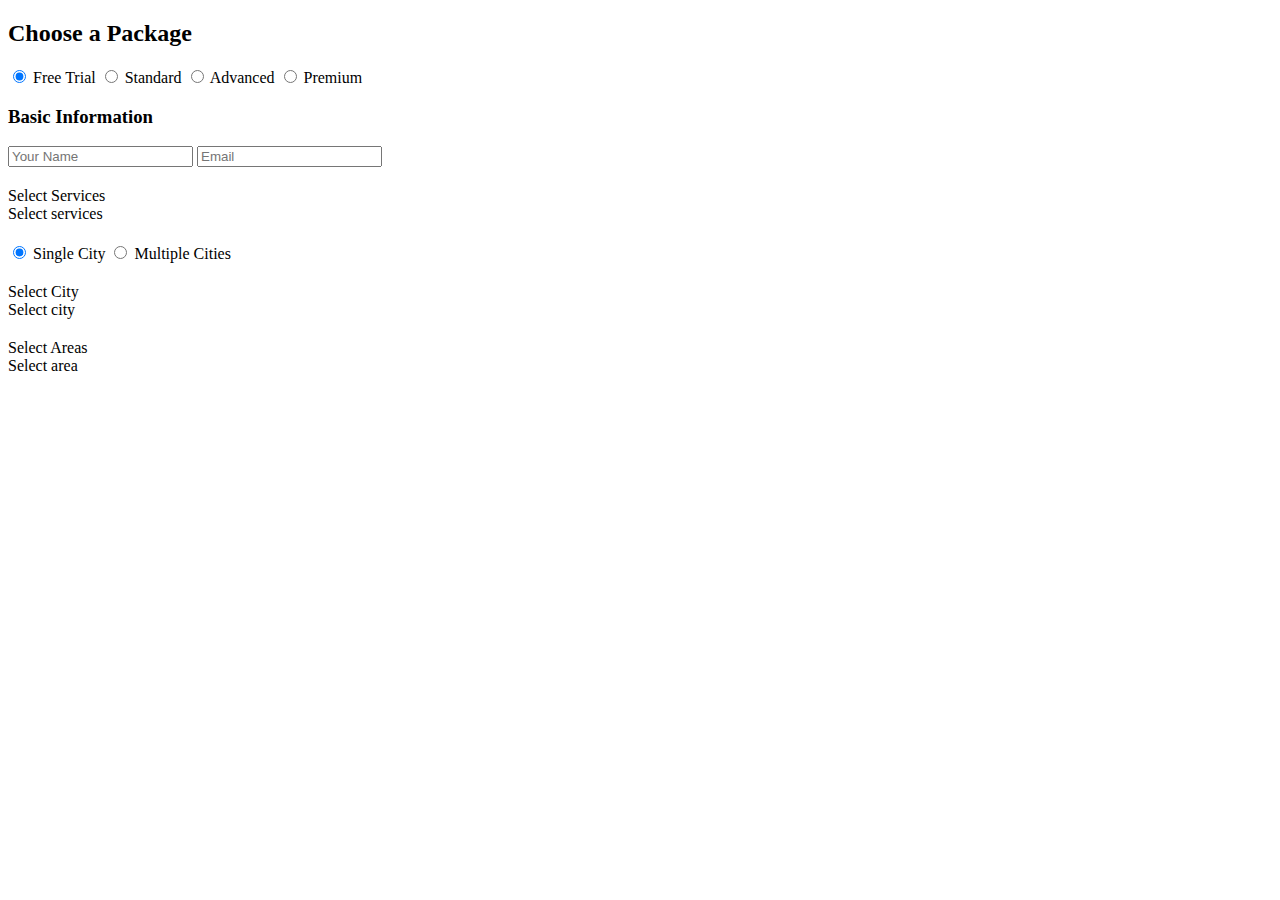
<file: form-test.html>
<!DOCTYPE html>
<html lang="en">

<head>
  <meta charset="UTF-8">
  <meta name="viewport" content="width=device-width, initial-scale=1.0">
  <title>Package Selection Form</title>
  <style>
    .hidden {
      display: none;
    }

    .custom-select-wrapper {
      margin-bottom: 20px;
    }

    .multi-dropdown {
      display: none;
      border: 1px solid #ccc;
      padding: 10px;
      max-height: 150px;
      overflow-y: auto;
      background: #fff;
    }

    .form-section {
      margin-bottom: 20px;
    }

    .apply-btn {
      cursor: pointer;
      background-color: #28a745;
      color: white;
      padding: 5px 10px;
      margin-bottom: 10px;
    }
  </style>
</head>

<body>
  <!-- <div class="mb-3">
												<label class="form-label">Full Name</label>
												<input type="text" class="form-control">
											</div>
											<div class="mb-3">
												<label class="form-label">Business Name</label>
												<input type="text" class="form-control">
											</div>
											<div class="mb-3">
												<label class="form-label">Contact Number</label>
												<input class="form-control" name="phone" type="tel">
											</div>
											<div class="mb-3">
												<label class="form-label">Email Address</label>
												<input type="email" class="form-control">
											</div>
											<div class="mb-3">
												<label class="form-label">Profile Image(optional but recommended for
													credibility)</label>
												<input type="file" class="form-control">
											</div>
											<div class="mb-3">
												<div
													class="d-flex align-items-center justify-content-between flex-wrap">
													<label class="form-label">Password</label>
													<p class="text-gray-6 fw-medium  mb-1">Must be 8 Characters at
														Least</p>
												</div>
												<input type="password" class="form-control">
											</div>
											<div class="mb-3 city-sel">
												<label class="form-label">Select City</label>
												<select class="select form-control">
													<option></option>
													<option>Lahore
													</option>
													<option>Rawalpindi
													</option>
													<option>Islamabad
													</option>
													<option value="">
														Karachi
													</option>
													<option value="">
														Faisalabad
													</option>
													<option value="">
														Texla
													</option>
													<option value="">
														Gujjrat
													</option>
													<option value="">
														Quetta
													</option>
												</select>
											</div>
											<div class="custom-select-wrapper">
												<label class="form-label">Select Areas</label>
												<div class="selected-items form-control" onclick="toggleDropdown()">
												</div>
												<div class="multi-dropdown" id="multiple-dropdown">
													<div class="apply-btn" onclick="applySelection()">✔ apply
														selection</div>
													<div class="options">

														<label><input type="checkbox" value="Johar Town">Johar
															Town</label>
														<label><input type="checkbox" value="Wapda Town">Wapda
															Town</label>
														<label><input type="checkbox" value="PIA Society">PIA
															Society</label>
														<label><input type="checkbox" value="Revenue Society">Revenue
															Society</label>
														<label><input type="checkbox" value="Faisal Town">Faisal
															Town</label>
														<label><input type="checkbox" value="Jaranwala Road">Jaranwala
															Road</label>
														<label><input type="checkbox" value="Jinnah Colony">Jinnah
															Colony</label>
														<label><input type="checkbox" value="Madinah Town">Madinah
															Town</label>
														<label><input type="checkbox" value="DHA Phase 1">DHA Phase
															1</label>
														<label><input type="checkbox" value="DHA Phase 2">DHA Phase
															2</label>
														<label><input type="checkbox" value="DHA Phase 3">DHA Phase
															3</label>
														<label><input type="checkbox" value="DHA Phase 4">DHA Phase
															4</label>
														<label><input type="checkbox" value="Bahria Town">Bahria
															Town</label>
													</div>
												</div>
											</div>
											<div class="mb-3">
												<div
													class="d-flex align-items-center justify-content-between flex-wrap row-gap-2">
													<div class="form-check">
														<input class="form-check-input" type="checkbox" value
															id="remember_me">
														<label class="form-check-label" for="remember_me">
															I agree to <a href="terms-use.html"
																class="term-color text-decoration-underline">Terms of
																use</a> &
															<a href="privacy-policy.html"
																class="term-color text-decoration-underline">Privacy
																policy</a>
														</label>
													</div>
												</div>
											</div>
											<div class="mb-3">
												<button type="submit" class="btn btn-lg btn-linear-primary w-100">Sign
													Up</button>
											</div>
											<div class=" d-flex justify-content-center">
												<p>Already have a account? <a href="login.html" class="term-color">Sign
														In</a></p>
											</div> -->
  <h2>Choose a Package</h2>
  <div>
    <label><input type="radio" name="package" value="free" checked> Free Trial</label>
    <label><input type="radio" name="package" value="standard"> Standard</label>
    <label><input type="radio" name="package" value="advanced"> Advanced</label>
    <label><input type="radio" name="package" value="premium"> Premium</label>
  </div>

  <div class="form-section" id="basic-info">
    <h3>Basic Information</h3>
    <input type="text" placeholder="Your Name">
    <input type="email" placeholder="Email">
  </div>

  <div class="form-section" id="payment-info">
    <h3>Payment Details</h3>
    <label><input type="radio" name="billing" value="monthly" checked> Monthly</label>
    <label><input type="radio" name="billing" value="yearly"> Yearly</label>
    <p id="price-display"></p>
  </div>

  <div class="custom-select-wrapper" id="services-wrapper">
    <label class="form-label">Select Services</label>
    <div class="selected-items form-control" onclick="toggleDropdown('services')">Select services</div>
    <div class="multi-dropdown" id="multiple-dropdown-services">
      <div class="apply-btn" onclick="applySelection('services')">✔ apply selection</div>
      <div class="options" id="services-options">
        <label><input type="checkbox" value="Service 1"> Service 1</label>
        <label><input type="checkbox" value="Service 2"> Service 2</label>
        <label><input type="checkbox" value="Service 3"> Service 3</label>
        <label><input type="checkbox" value="Service 4"> Service 4</label>
        <label><input type="checkbox" value="Service 5"> Service 5</label>
        <label><input type="checkbox" value="Service 6"> Service 6</label>
        <label><input type="checkbox" value="Service 7"> Service 7</label>
      </div>
    </div>
  </div>

  <div class="form-section">
    <label><input type="radio" name="cityScope" value="single" checked> Single City</label>
    <label><input type="radio" name="cityScope" value="multiple"> Multiple Cities</label>
  </div>

  <div class="custom-select-wrapper" id="city-select">
    <label class="form-label">Select City</label>
    <div class="selected-items form-control" onclick="toggleDropdown('city')">Select city</div>
    <div class="multi-dropdown" id="multiple-dropdown-city">
      <div class="apply-btn" onclick="applySelection('city')">✔ apply selection</div>
      <div class="options">
        <label><input type="checkbox" value="Lahore"> Lahore</label>
        <label><input type="checkbox" value="Karachi"> Karachi</label>
        <label><input type="checkbox" value="Islamabad"> Islamabad</label>
      </div>
    </div>
  </div>

  <div class="custom-select-wrapper" id="area-select">
    <label class="form-label">Select Areas</label>
    <div class="selected-items form-control" onclick="toggleDropdown('area')">Select area</div>
    <div class="multi-dropdown" id="multiple-dropdown-area">
      <div class="apply-btn" onclick="applySelection('area')">✔ apply selection</div>
      <div class="options">
        <label><input type="checkbox" value="Johar Town">Johar Town</label>
        <label><input type="checkbox" value="Wapda Town">Wapda Town</label>
        <label><input type="checkbox" value="PIA Society">PIA Society</label>
        <label><input type="checkbox" value="Revenue Society">Revenue Society</label>
        <label><input type="checkbox" value="Faisal Town">Faisal Town</label>
      </div>
    </div>
  </div>

  <script>
    const prices = {
      standard: 100,
      advanced: 200,
      premium: 300
    };

    const limits = {
      free: Infinity,
      standard: 3,
      advanced: 6,
      premium: Infinity
    };

    let selectedPackage = 'free';

    function updateFormDisplay() {
      selectedPackage = document.querySelector('input[name="package"]:checked').value;
      const paymentInfo = document.getElementById('payment-info');
      const citySelect = document.getElementById('city-select');
      const areaSelect = document.getElementById('area-select');
      const servicesWrapper = document.getElementById('services-wrapper');

      if (selectedPackage === 'free') {
        paymentInfo.classList.add('hidden');
        citySelect.classList.remove('hidden');
        areaSelect.classList.remove('hidden');
        servicesWrapper.classList.remove('hidden');
        document.getElementById('price-display').innerText = '';
      } else {
        paymentInfo.classList.remove('hidden');
        servicesWrapper.classList.remove('hidden');
        citySelect.classList.remove('hidden');
        areaSelect.classList.remove('hidden');
        updatePrice();
      }
    }

    function updatePrice() {
      const billing = document.querySelector('input[name="billing"]:checked').value;
      const basePrice = prices[selectedPackage] || 0;
      let finalPrice = basePrice;
      if (billing === 'yearly') {
        finalPrice = basePrice * 12 * 0.9;
      }
      document.getElementById('price-display').innerText = `Price: $${finalPrice.toFixed(2)}`;
    }

    function toggleDropdown(type) {
      const dropdown = document.getElementById(`multiple-dropdown-${type}`);
      dropdown.style.display = dropdown.style.display === 'block' ? 'none' : 'block';
    }

    function applySelection(type) {
      const wrapper = document.getElementById(`multiple-dropdown-${type}`);
      const checkboxes = wrapper.querySelectorAll('input[type="checkbox"]:checked');
      const selectedText = Array.from(checkboxes).map(cb => cb.value).join(', ');
      wrapper.previousElementSibling.innerText = selectedText || `Select ${type}`;
      wrapper.style.display = 'none';
    }

    function enforceLimit() {
      const checkboxes = document.querySelectorAll('#services-options input[type="checkbox"]');
      const limit = limits[selectedPackage];

      checkboxes.forEach(cb => cb.disabled = false);

      const checked = Array.from(checkboxes).filter(cb => cb.checked);
      if (checked.length >= limit) {
        checkboxes.forEach(cb => {
          if (!cb.checked) cb.disabled = true;
        });
      }
    }

    document.querySelectorAll('input[name="package"]').forEach(pkg => {
      pkg.addEventListener('change', () => {
        updateFormDisplay();
        enforceLimit();
      });
    });

    document.querySelectorAll('#services-options input[type="checkbox"]').forEach(cb => {
      cb.addEventListener('change', enforceLimit);
    });

    document.querySelectorAll('input[name="billing"]').forEach(rb => {
      rb.addEventListener('change', updatePrice);
    });

    document.querySelectorAll('input[name="cityScope"]').forEach(rb => {
      rb.addEventListener('change', (e) => {
        const type = e.target.value;
        if (type === 'single') {
          document.getElementById('city-select').classList.remove('hidden');
          document.getElementById('area-select').classList.remove('hidden');
        } else {
          document.getElementById('city-select').classList.remove('hidden');
          document.getElementById('area-select').classList.add('hidden');
        }
      });
    });

    document.addEventListener('click', function (e) {
      document.querySelectorAll('.custom-select-wrapper').forEach(wrapper => {
        if (!wrapper.contains(e.target)) {
          const dropdown = wrapper.querySelector('.multi-dropdown');
          if (dropdown) dropdown.style.display = 'none';
        }
      });
    });

    // Initialize
    updateFormDisplay();
    enforceLimit();
  </script>
</body>

</html>
</file>
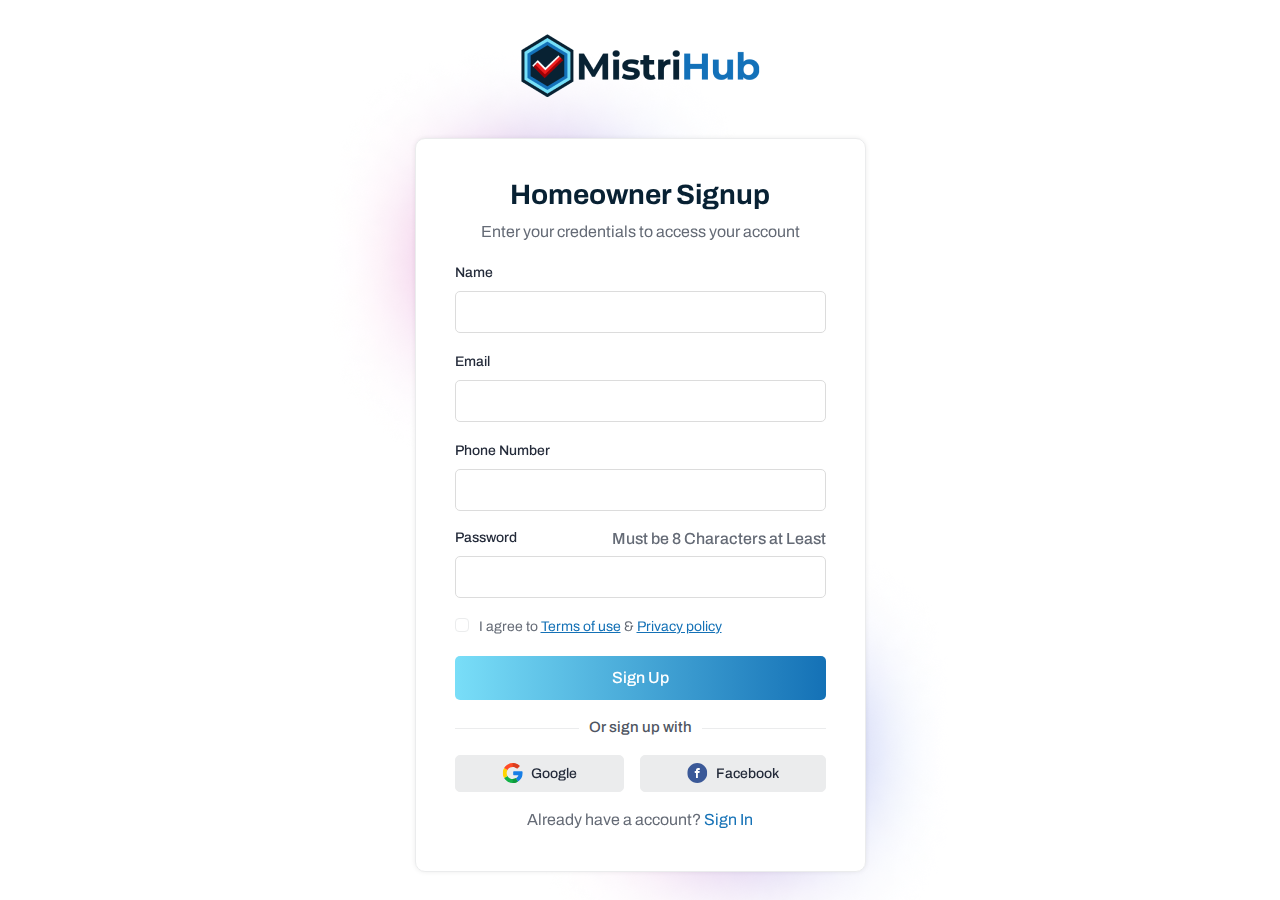
<file: homeowner-signup.html>
<!DOCTYPE html>
<html lang="en">

<head>
	<meta charset="UTF-8">
	<meta name="viewport" content="width=device-width, initial-scale=1, shrink-to-fit=no">

	<title>MistriHub | Homeowner Signup</title>

	<!-- Favicon -->
	<link rel="shortcut icon" type="image/x-icon" href="assets/img/favicon.png">

	<link rel="stylesheet" href="assets/css/animate.css">
	<link rel="stylesheet" href="assets/css/bootstrap.min.css">

	<!-- Tabler Icon CSS -->
	<link rel="stylesheet" href="assets/plugins/tabler-icons/tabler-icons.css">

	<!-- Fontawesome Icon CSS -->
	<link rel="stylesheet" href="assets/plugins/fontawesome/css/fontawesome.min.css">
	<link rel="stylesheet" href="assets/plugins/fontawesome/css/all.min.css">

	<!-- Mobile CSS-->
	<link rel="stylesheet" href="assets/plugins/intltelinput/css/intlTelInput.css">
	<link rel="stylesheet" href="assets/plugins/intltelinput/css/demo.css">

	<!-- Style CSS -->
	<link rel="stylesheet" href="assets/css/style.css">
</head>
	
<body class="authentication-page">

	<div class="d-flex justify-content-between vh-100 overflow-auto flex-column">
		
	<!-- Header -->
	<div class="authentication-header">
		<div class="container">
			<div class="col-md-12">
				<div class="text-center">
					<a href="index.html"><img src="assets/img/main-logo.png" alt="logo"></a>
				</div>
			</div>
		</div>
	</div>	
	<!-- /Header -->

	<!-- Main Wrapper -->
	<div class="main-wrapper">
		<div class="container">
			<div class="row justify-content-center">
				<div class="col-md-5 mx-auto">
					<form action="#">
						<div class="d-flex flex-column justify-content-center">
							<div class="card p-sm-4 my-2">
								<div class="card-body">
									<div class="text-center mb-3">
										<h3 class="mb-2">Homeowner Signup</h3>
										<p>Enter your credentials to access your account</p>
									</div>
									<div class="mb-3">
										<label class="form-label">Name</label>
										<input type="text" class="form-control">
									</div>
									<div class="mb-3">
										<label class="form-label">Email</label>
										<input type="email" class="form-control">
									</div>
									<div class="mb-3">
										<label class="form-label">Phone Number</label>
                                        <input class="form-control" name="phone" type="text">
									</div>
									<div class="mb-3">
										<div class="d-flex align-items-center justify-content-between flex-wrap">
											<label class="form-label">Password</label>
											<p  class="text-gray-6 fw-medium  mb-1">Must be 8 Characters at Least</p>
										</div>
										<input type="password" class="form-control">
									</div>
									<div class="mb-3">
										<div class="d-flex align-items-center justify-content-between flex-wrap row-gap-2">
											<div class="form-check">
												<input class="form-check-input" type="checkbox" value="" id="remember_me">
												<label class="form-check-label" for="remember_me">
													I agree to <a href="terms-use.html" class="term-color text-decoration-underline">Terms of use</a> & <a href="privacy-policy.html" class="term-color text-decoration-underline">Privacy policy</a>
												</label>
											</div>
										</div>
									</div>
									<div class="mb-3">
										<button type="submit" class="btn btn-lg btn-linear-primary w-100">Sign Up</button>
									</div>
									<div class="login-or mb-3">
										<span class="span-or">Or sign up with </span>
									</div>
									<div class="d-flex align-items-center mb-3">
										<a href="javascript:void(0);" class="btn btn-light flex-fill d-flex align-items-center justify-content-center me-3"><img src="assets/img/icons/google-icon.svg" class="me-2" alt="Img">Google</a>
										<a href="javascript:void(0);" class="btn btn-light flex-fill d-flex align-items-center justify-content-center"><img src="assets/img/icons/fb-icon.svg" class="me-2" alt="Img">Facebook</a>
									</div>
									<div class=" d-flex justify-content-center">
										<p>Already have a account? <a href="login.html" class="term-color">Sign In</a></p>
									</div>
								</div>
								<div>
									<img src="assets/img/bg/authentication-bg.png" class="bg-left-top" alt="Img">
									<img src="assets/img/bg/authentication-bg.png" class="bg-right-bottom" alt="Img">
								</div>
							</div>						
							
						</div>
					</form>
				</div>
			</div>
		</div>
	</div>
	<!-- /Main Wrapper -->

	<!-- Footer -->
	<div class="footer-copyright  bg-transparent">
		<div class="container">
			<div class="row">
				<div class="col-md-12">
					<p class="mb-2">Copyright &copy; 2025 - All Rights Reserved
						<span class="main-web-lnk">MistriHub</span>. Designed By <a
							href="https://www.hubsol.ae"
							class="foot-web" target="_blank">HUBSOL</a>
					</p>
				</div>
			</div>
		</div>
	</div>
	<!-- /Footer -->

	</div>
	
	
	<div class="back-to-top">
		<a class="back-to-top-icon align-items-center justify-content-center d-flex"  href="#top"><i class="fa-solid fa-arrow-up"></i></a>
	</div>	


	<!-- Jquery JS -->
	<script src="assets/js/jquery-3.7.1.min.js" type="bc836788bdc244ed5dce5beb-text/javascript"></script>

	<!-- Bootstrap JS -->
	<script src="assets/js/bootstrap.bundle.min.js" type="bc836788bdc244ed5dce5beb-text/javascript"></script>

    <!-- Mobile Input -->
    <script src="assets/plugins/intltelinput/js/intlTelInput.js" type="bc836788bdc244ed5dce5beb-text/javascript"></script>
	
	<!-- Script JS -->
	<script src="assets/js/script.js" type="bc836788bdc244ed5dce5beb-text/javascript"></script>
	
<script src="../../cdn-cgi/scripts/7d0fa10a/cloudflare-static/rocket-loader.min.js" data-cf-settings="bc836788bdc244ed5dce5beb-|49" defer></script><script defer src="https://static.cloudflareinsights.com/beacon.min.js/vcd15cbe7772f49c399c6a5babf22c1241717689176015" integrity="sha512-ZpsOmlRQV6y907TI0dKBHq9Md29nnaEIPlkf84rnaERnq6zvWvPUqr2ft8M1aS28oN72PdrCzSjY4U6VaAw1EQ==" data-cf-beacon='{"rayId":"92534c285b799095","version":"2025.3.0","serverTiming":{"name":{"cfExtPri":true,"cfL4":true,"cfSpeedBrain":true,"cfCacheStatus":true}},"token":"3ca157e612a14eccbb30cf6db6691c29","b":1}' crossorigin="anonymous"></script>
</body>

<!-- Mirrored from truelysell.dreamstechnologies.com/html/template/register.html by HTTrack Website Copier/3.x [XR&CO'2014], Mon, 24 Mar 2025 04:15:41 GMT -->
</html>
</file>
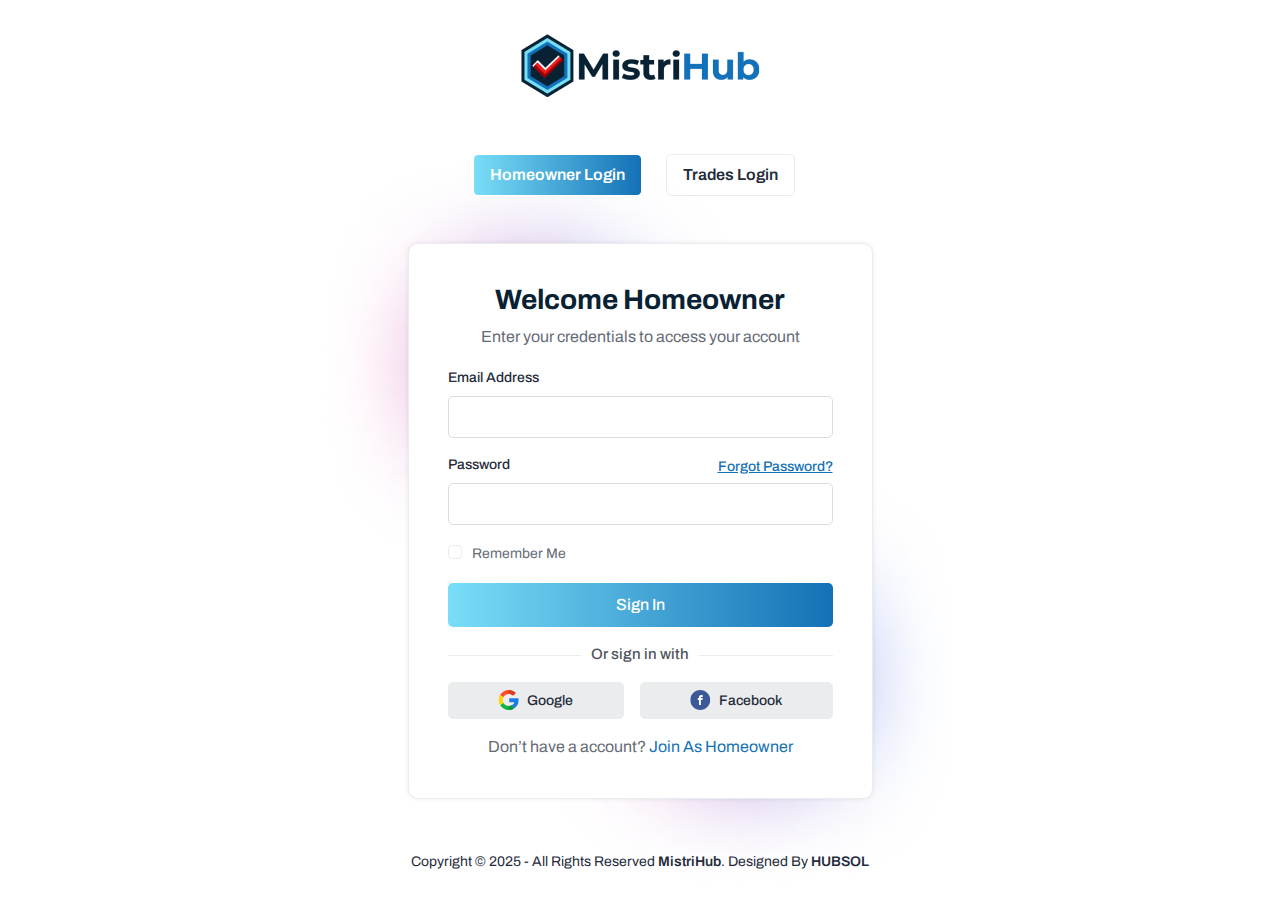
<file: login.html>
<!DOCTYPE html>
<html lang="en">

<head>
	<meta charset="UTF-8">
	<meta name="viewport" content="width=device-width, initial-scale=1, shrink-to-fit=no">

	<title>MistriHub | Trades & Homeonwer Login</title>

	<!-- Favicon -->
	<link rel="shortcut icon" type="image/x-icon" href="assets/img/favicon.png">

	<link rel="stylesheet" href="assets/css/animate.css">
	<link rel="stylesheet" href="assets/css/bootstrap.min.css">

	<!-- Tabler Icon CSS -->
	<link rel="stylesheet" href="assets/plugins/tabler-icons/tabler-icons.css">

	<!-- Fontawesome Icon CSS -->
	<link rel="stylesheet" href="assets/plugins/fontawesome/css/fontawesome.min.css">
	<link rel="stylesheet" href="assets/plugins/fontawesome/css/all.min.css">

	<!-- Style CSS -->
	<link rel="stylesheet" href="assets/css/style.css">
	<link rel="stylesheet" href="assets/css/style.css">
	
	
	<style>
		
	</style>
</head>
	
<body class="authentication-page ">
	<div class="d-flex justify-content-between vh-100 overflow-auto flex-column">
	
	<!-- Header -->
	<div class="authentication-header">
		<div class="container">
			<div class="col-md-12">
				<div class="text-center">
					<a href="index.html"><img src="assets/img/main-logo.png" alt="logo"></a>
				</div>
			</div>
		</div>
	</div>	
	<!-- /Header -->

	<!-- Main Wrapper -->
	<div class="main-wrapper">
		<div class="container">
				<div class="row justify-content-center">
					<ul class="nav nav-tabs nav-tabs-solid justify-content-center mb-4">
						<li class="nav-item mb-3"><a class="nav-link active" href="#home-login"
								data-bs-toggle="tab">Homeowner Login</a></li>
						<li class="nav-item mb-3"><a class="nav-link" href="#trade-login" data-bs-toggle="tab">Trades Login</a></li>
					</ul>
					<div class="tab-content">
						<div class="tab-pane fade active show" id="home-login">
							<div class="col-md-5 mx-auto">
								<form action="#">
									<div class="d-flex flex-column justify-content-center">
										<div class="card p-sm-4 my-2">
											<div class="card-body">
												<div class="text-center mb-3">
													<h3 class="mb-2">Welcome Homeowner</h3>
													<p>Enter your credentials to access your account</p>
												</div>
												<div class="mb-3">
													<label class="form-label">Email Address</label>
													<input type="mail" class="form-control">
												</div>
												<div class="mb-3">
													<div class="d-flex align-items-center justify-content-between flex-wrap">
														<label class="form-label">Password</label>
														<a href="forgot-password.html" class="term-color fw-medium text-decoration-underline mb-1 fs-14">Forgot Password?</a>
													</div>
													<input type="password" class="form-control">
												</div>
												<div class="mb-3">
													<div class="d-flex align-items-center justify-content-between flex-wrap row-gap-2">
														<div class="form-check">
															<input class="form-check-input" type="checkbox" value="" id="remember_me">
															<label class="form-check-label" for="remember_me">
																Remember Me
															</label>
														</div>
													</div>
												</div>
												<div class="mb-3">
													<button type="submit" class="btn btn-lg btn-linear-primary w-100">Sign In</button>
												</div>
												<div class="login-or mb-3">
													<span class="span-or">Or sign in with </span>
												</div>
												<div class="d-flex align-items-center mb-3">
													<a href="javascript:void(0);" class="btn btn-light flex-fill d-flex align-items-center justify-content-center me-3"><img src="assets/img/icons/google-icon.svg" class="me-2" alt="Img">Google</a>
													<a href="javascript:void(0);" class="btn btn-light flex-fill d-flex align-items-center justify-content-center"><img src="assets/img/icons/fb-icon.svg" class="me-2" alt="Img">Facebook</a>
												</div>
												<div class="d-flex justify-content-center">
													<p>Don’t have a account? <a href="homeowner-signup.html" class="term-color"> Join As Homeowner </a></p>
												</div>
											</div>
											<div>
												<img src="assets/img/bg/authentication-bg.png" class="bg-left-top" alt="Img">
												<img src="assets/img/bg/authentication-bg.png" class="bg-right-bottom" alt="Img">
											</div>
										</div>	
									</div>
								</form>
							</div>
						</div>
						<div class="tab-pane fade" id="trade-login">
							<div class="col-md-5 mx-auto">
								<form action="#">
									<div class="d-flex flex-column justify-content-center">
										<div class="card p-sm-4 my-2">
											<div class="card-body">
												<div class="text-center mb-3">
													<h3 class="mb-2">Welcome Tradesman</h3>
													<p>Enter your credentials to access your account</p>
												</div>
												<div class="mb-3">
													<label class="form-label">Email Address</label>
													<input type="mail" class="form-control">
												</div>
												<div class="mb-3">
													<div class="d-flex align-items-center justify-content-between flex-wrap">
														<label class="form-label">Password</label>
														<a href="forgot-password.html" class="term-color fw-medium text-decoration-underline mb-1 fs-14">Forgot Password?</a>
													</div>
													<input type="password" class="form-control">
												</div>
												<div class="mb-3">
													<div class="d-flex align-items-center justify-content-between flex-wrap row-gap-2">
														<div class="form-check">
															<input class="form-check-input" type="checkbox" value="" id="remember_me">
															<label class="form-check-label" for="remember_me">
																Remember Me
															</label>
														</div>
													</div>
												</div>
												<div class="mb-3">
													<button type="submit" class="btn btn-lg btn-linear-primary w-100">Sign In</button>
												</div>
												<div class="login-or mb-3">
													<span class="span-or">Or sign in with </span>
												</div>
												<div class="d-flex align-items-center mb-3">
													<a href="javascript:void(0);" class="btn btn-light flex-fill d-flex align-items-center justify-content-center me-3"><img src="assets/img/icons/google-icon.svg" class="me-2" alt="Img">Google</a>
													<a href="javascript:void(0);" class="btn btn-light flex-fill d-flex align-items-center justify-content-center"><img src="assets/img/icons/fb-icon.svg" class="me-2" alt="Img">Facebook</a>
												</div>
												<div class="d-flex justify-content-center">
													<p>Don't have a account? <a href="trades-signup.html" class="term-color"> Join As Tradesman</a></p>
												</div>
											</div>
											<div>
												<img src="assets/img/bg/authentication-bg.png" class="bg-left-top" alt="Img">
												<img src="assets/img/bg/authentication-bg.png" class="bg-right-bottom" alt="Img">
											</div>
										</div>	
									</div>
								</form>
							</div>
						</div>
					</div>
			</div>
		</div>
	</div>
	<!-- /Main Wrapper -->
	
	<!-- Footer -->
	<div class="footer-copyright  bg-transparent">
		<div class="container">
			<div class="row">
				<div class="col-md-12">
					<p class="mb-2">Copyright &copy; 2025 - All Rights Reserved
						<span class="main-web-lnk">MistriHub</span>. Designed By <a
							href="https://www.hubsol.ae"
							class="foot-web" target="_blank">HUBSOL</a>
					</p>
				</div>
			</div>
		</div>
	</div>
	<!-- /Footer -->	
	
</div>


	<!-- Jquery JS -->
	<script src="assets/js/jquery-3.7.1.min.js" type="text/javascript"></script>

	<!-- Bootstrap JS -->
	<script src="assets/js/bootstrap.bundle.min.js" type="text/javascript"></script>

	<!-- Wow JS -->
	<script src="assets/js/wow.min.js" type="text/javascript"></script>

	<!-- Owlcarousel Js -->
	<script src="assets/plugins/owlcarousel/owl.carousel.min.js" type="text/javascript"></script>

	<!-- select JS -->
	<script src="assets/plugins/select2/js/select2.min.js" type="text/javascript"></script>

	<!-- counterup JS -->
	<script src="assets/js/cursor.js" type="text/javascript"></script>

	<!-- Mobile Input -->
	<script src="assets/plugins/intltelinput/js/intlTelInput.js" type="text/javascript"></script>
	<script src="assets/plugins/ityped/index.js" type="text/javascript"></script>

	<!-- Validation-->
	<script src="assets/js/validation.js" type="text/javascript"></script>

	<!-- Script JS -->
	<script src="assets/js/script.js" type="text/javascript"></script>

</body>

</html>
</file>
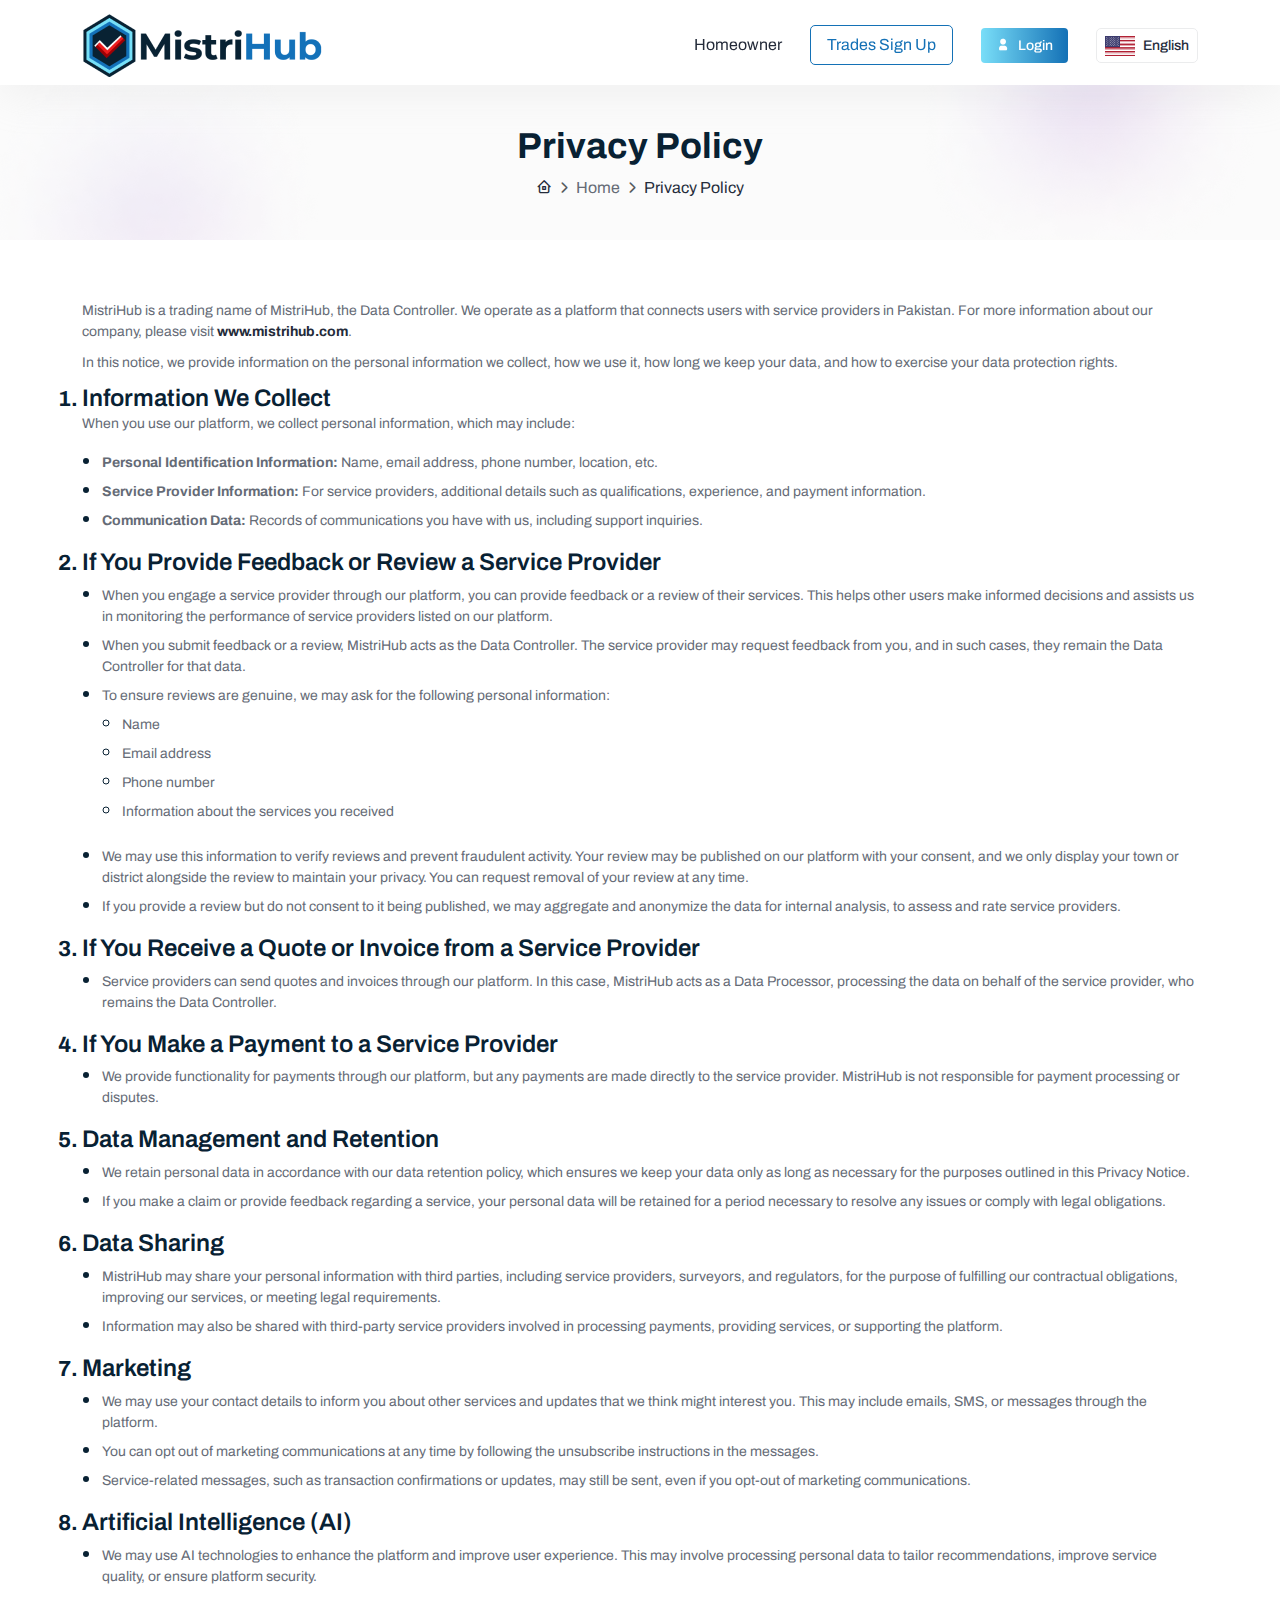
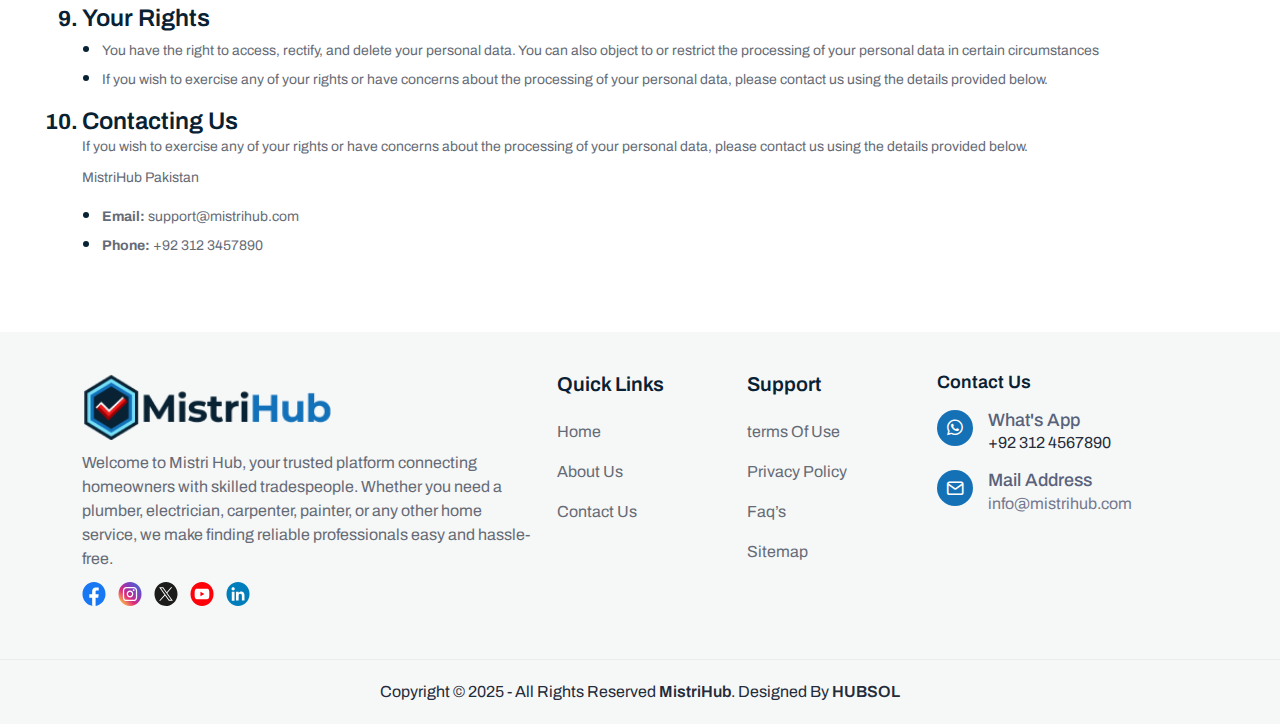
<file: privacy-policy.html>
<!DOCTYPE html>
<html lang="en">

	<head>
		<meta charset="UTF-8">
		<meta name="viewport" content="width=device-width, initial-scale=1.0">
		<title>MistriHub | Privacy Policy</title>

		<!-- Favicon -->
		<link rel="shortcut icon" type="image/x-icon" href="assets/img/favicon.png">

		<!-- Bootstrap CSS -->
		<link rel="stylesheet" href="assets/css/bootstrap.min.css">

		<!-- Tabler Icon CSS -->
		<link rel="stylesheet" href="assets/plugins/tabler-icons/tabler-icons.css">

		<!-- Fontawesome Icon CSS -->
		<link rel="stylesheet"
			href="assets/plugins/fontawesome/css/fontawesome.min.css">
		<link rel="stylesheet" href="assets/plugins/fontawesome/css/all.min.css">
		<link rel="stylesheet" href="assets/css/feather.css">

		<!-- Style CSS -->
		<link rel="stylesheet" href="assets/css/style.css">

	</head>

	<body>

		<div class="main-wrapper">

			<!-- Header -->
			<header class="header header-new">
				<div class="container">
					<nav class="navbar navbar-expand-lg header-nav">
						<div class="navbar-header">
							<a id="mobile_btn" href="#">
								<span class="bar-icon">
									<span></span>
									<span></span>
									<span></span>
								</span>
							</a>
							<a href="index.html" class="navbar-brand logo">
								<img src="assets/img/main-logo.png" class="img-fluid" alt="Logo">
							</a>
							<a href="index.html" class="navbar-brand logo-small">
								<img src="assets/img/favicon.png" class="img-fluid" alt="Logo">
							</a>
						</div>
						<div class="main-menu-wrapper">
							<div class="menu-header">
								<a href="index.html" class="menu-logo">
									<img src="assets/img/side-logo.png" class="img-fluid" alt="Logo">
								</a>
								<a id="menu_close" class="menu-close" href="javascript:void(0);"> <i
										class="fas fa-times"></i></a>
							</div>
							<ul class="main-nav align-items-lg-center main-menu-desk">
								<li class="has-submenu">
									<a href="homeowner-signup.html">Homeowner </a>
								</li>
								<li class="has-submenu">
									<a href="about-us.html">About Us </a>
								</li>
								<li class="has-submenu">
									<a href="contact-us.html">Contact Us</a>
								</li>
							</ul>
						</div>
						<ul class="nav header-navbar-rht">
							<li class="nav-item">
								<a href="homeowner-signup.html">Homeowner</a>
							</li>
							<li class="nav-item">
								<a href="trades-signup-details.html">Trades Sign Up</a>
							</li>
							<li class="nav-item">
								<a class="nav-link btn btn-linear-primary desk-acct-icon" href="login.html"><i
										class="ti ti-user-filled me-2"></i>Login</a>
								<a href="login.html" class="mob-acct-icon"><i
										class="ti ti-user-filled me-2"></i></a>
							</li>
							<li class="nav-item">
								<div class="dropdown translate">
									<a href="javascript:void(0);" class="dropdown-toggle fw-medium trans"
										data-bs-toggle="dropdown">
										<img src="assets/img/flags/us.png" class="flag me-2"
											alt="flag">English
									</a>
									<ul class="dropdown-menu">
										<li><a class="dropdown-item" href="javascript:void(0);"><img
													src="assets/img/flags/us.png" class="flag me-2"
													alt="flag">English</a></li>
										<li><a class="dropdown-item" href="javascript:void(0);"><img
													src="assets/img/flags/jp.png" class="flag me-2" alt="flag">Urdu
											</a></li>
									</ul>
								</div>
							</li>
						</ul>
					</nav>
				</div>
			</header>
			<!-- /Header -->

			<!-- Breadcrumb -->
			<div class="breadcrumb-bar text-center">
				<div class="container">
					<div class="row">
						<div class="col-md-12 col-12">
							<h2 class="breadcrumb-title mb-2">Privacy Policy</h2>
							<nav aria-label="breadcrumb">
								<ol class="breadcrumb justify-content-center mb-0">
									<li class="breadcrumb-item"><a href="index.html"><i
												class="ti ti-home-2"></i></a></li>
									<li class="breadcrumb-item">Home</li>
									<li class="breadcrumb-item active" aria-current="page">Privacy
										Policy</li>
								</ol>
							</nav>
						</div>
					</div>
					<div class="breadcrumb-bg">
						<img src="assets/img/bg/breadcrumb-bg-01.png" class="breadcrumb-bg-1"
							alt="Img">
						<img src="assets/img/bg/breadcrumb-bg-02.png" class="breadcrumb-bg-2"
							alt="Img">
					</div>
				</div>
			</div>
			<!-- /Breadcrumb -->

			<!-- Page Wrapper -->
			<div class="page-wrapper">
				<div class="content">
					<div class="container">
						<div class="row">

							<!-- Terms & Conditions -->
							<div class="col-md-12">
								<div class="terms-content privacy-cont">
									<p>
										MistriHub is a trading name of MistriHub, the Data Controller. We
										operate as a platform that connects users with service providers in Pakistan. For
										more information about our company, please visit <strong><a href="#">www.mistrihub.com</a></strong>.
									</p>
									<p>
										In this notice, we provide information on the personal information we collect, how we
                                        use it, how long we keep your data, and how to exercise your data protection rights.
									</p>
									<ol>
										<li>
											<h4>Information We Collect</h4>
											<p>
												When you use our platform, we collect personal information, which may include:
											</p>
											<ul>
												<li>
													<strong>Personal Identification Information: </strong> Name, email address, phone number, location, etc.
												</li>
												<li>
													<strong>Service Provider Information: </strong> For service providers, additional details such as qualifications, experience, and payment information.
												</li>
												<li>
													<strong>Communication Data: </strong> Records of communications you have with us, including support inquiries.
												</li>
											</ul>
										</li>
										<li>
											<h4>If You Provide Feedback or Review a Service Provider</h4>
											<ul>
												<li>
													When you engage a service provider through our platform, you can provide feedback or a review of their services. This helps other users make informed decisions and assists us in monitoring the performance of service providers listed on our platform.
												</li>
												<li>
													When you submit feedback or a review, MistriHub acts as the Data Controller. The service provider may request feedback from you, and in such cases, they remain the Data Controller for that data.
												</li>
												<li>
													To ensure reviews are genuine, we may ask for the following personal information:
													<ul>
														<li style="list-style: circle !important;">
															Name
														</li>
														<li style="list-style: circle !important;">
															Email address
														</li>
														<li style="list-style: circle !important;">
															Phone number
														</li>
														<li style="list-style: circle !important;">
															Information about the services you received
														</li>
													</ul>
												</li>
												<li>
													We may use this information to verify reviews and prevent fraudulent activity.
Your review may be published on our platform with your consent, and we only
display your town or district alongside the review to maintain your privacy. You can
request removal of your review at any time.
												</li>
												<li>
													If you provide a review but do not consent to it being published, we may
aggregate and anonymize the data for internal analysis, to assess and rate service
providers.
												</li>
											</ul>
										</li>
										<li>
											<h4>If You Receive a Quote or Invoice from a Service Provider</h4>
											<ul>
												<li>
													Service providers can send quotes and invoices through our platform. In this
case, MistriHub acts as a Data Processor, processing the data on behalf of the
service provider, who remains the Data Controller.
												</li>
											</ul>
										</li>
										<li>
											<h4>If You Make a Payment to a Service Provider</h4>
											<ul>
												<li>
													We provide functionality for payments through our platform, but any payments
are made directly to the service provider. MistriHub is not responsible for payment
processing or disputes.
												</li>
											</ul>
										</li>
										<li>
											<h4>Data Management and Retention</h4>
											<ul>
												<li>
													We retain personal data in accordance with our data retention policy, which
ensures we keep your data only as long as necessary for the purposes outlined in
this Privacy Notice.
												</li>
												<li>
													If you make a claim or provide feedback regarding a service, your personal data
will be retained for a period necessary to resolve any issues or comply with legal
obligations.
												</li>
											</ul>
										</li>
										<li>
											<h4>Data Sharing</h4>
											<ul>
												<li>
													MistriHub may share your personal information with third parties, including
service providers, surveyors, and regulators, for the purpose of fulfilling our
contractual obligations, improving our services, or meeting legal requirements.
												</li>
												<li>
													Information may also be shared with third-party service providers involved in
processing payments, providing services, or supporting the platform.
												</li>
											</ul>
										</li>
										<li>
											<h4>Marketing</h4>
											<ul>
												<li>
													We may use your contact details to inform you about other services and updates
that we think might interest you. This may include emails, SMS, or messages
through the platform.
												</li>
												<li>
													You can opt out of marketing communications at any time by following the
unsubscribe instructions in the messages.
												</li>
												<li>
													Service-related messages, such as transaction confirmations or updates, may
still be sent, even if you opt-out of marketing communications.
												</li>
											</ul>
										</li>
										<li>
											<h4>Artificial Intelligence (AI)</h4>
											<ul>
												<li>
													We may use AI technologies to enhance the platform and improve user
experience. This may involve processing personal data to tailor recommendations,
improve service quality, or ensure platform security.
												</li>
											</ul>
										</li>
										<li>
											<h4>Your Rights</h4>
											<ul>
												<li>
													You have the right to access, rectify, and delete your personal data. You can also
object to or restrict the processing of your personal data in certain circumstances
												</li>
												<li>
													If you wish to exercise any of your rights or have concerns about the processing
of your personal data, please contact us using the details provided below.
												</li>
											</ul>
										</li>
										<li>
											<h4>Contacting Us</h4>
											<p>
												If you wish to exercise any of your rights or have concerns about the processing
of your personal data, please contact us using the details provided below.
											</p>
											<p>
												MistriHub Pakistan
											</p>
											<ul>
												<li>
													<strong>Email:</strong> support@mistrihub.com
												</li>
												<li>
													<strong>Phone:</strong> +92 312 3457890
												</li>
											</ul>
										</li>
									</ol>
								</div>
							</div>
							<!-- /Terms & Conditions -->

						</div>
					</div>
				</div>
			</div>
			<!-- /Page Wrapper -->

			<!-- Footer -->
			<footer>
				<div class="footer-top">
					<div class="container">
						<div class="row">
							<div class="col-md-6 col-xl-5">
								<div class="footer-widget">
									<img src="assets/img/footer-logo.png" alt>
									<p>
										Welcome to Mistri Hub, your trusted platform connecting homeowners
										with skilled
										tradespeople. Whether you need a plumber, electrician, carpenter,
										painter, or any other
										home service, we make finding reliable professionals easy and
										hassle-free.
									</p>
									<div class="foot-social mt-3">
										<ul class="social-icon">
											<li>
												<a href="#"><img src="assets/img/icons/fb.svg" class="img"
														alt="icon"></a>
											</li>
											<li>
												<a href="#"><img src="assets/img/icons/instagram.svg" class="img"
														alt="icon"></a>
											</li>
											<li>
												<a href="#"><img src="assets/img/icons/twitter.svg"
														class="img" alt="icon"></a>
											</li>
											<li>
												<a href="#"><img src="assets/img/icons/youtube.svg"
														class="img" alt="icon"></a>
											</li>
											<li>
												<a href="#"><img src="assets/img/icons/linkedin.svg"
														class="img" alt="icon"></a>
											</li>
										</ul>
									</div>
								</div>
							</div>
							<div class="col-md-6 col-xl-2">
								<div class="footer-widget">
									<h5 class="mb-4">Quick Links</h5>
									<ul class="footer-menu">
										<li>
											<a href="index.html">Home</a>
										</li>
										<li>
											<a href="about-us.html">About Us</a>
										</li>
										<li>
											<a href="contact-us.html">Contact Us</a>
										</li>
									</ul>
								</div>
							</div>
							<div class="col-md-6 col-xl-2">
								<div class="footer-widget">
									<h5 class="mb-4">Support</h5>
									<ul class="footer-menu">
										<li>
											<a href="terms-use.html">terms Of Use</a>
										</li>
										<li>
											<a href="privacy-policy.html">Privacy Policy</a>
										</li>
										<li>
											<a href="faq.html">Faq’s</a>
										</li>
										<li>
											<a href="#">Sitemap</a>
										</li>
									</ul>
								</div>
							</div>
							<div class="col-md-6 col-xl-3">
								<div class="footer-widget footer-contact">
									<h6 class="mb-3">Contact Us</h6>
									<div class="footer-contact-info">
										<div class="footer-address">
											<span>
												<i class="fa-brands fa-whatsapp"></i>
											</span>
											<div>
												<h6>What's App</h6>
												<p><a href="https://wa.me/+92312567890" target="_blank">+92 312
														4567890</a></p>
											</div>
										</div>
										<div class="footer-address">
											<span><i class="feather-mail"></i></span>
											<div>
												<h6>Mail Address</h6>
												<p>info@mistrihub.com</p>
											</div>
										</div>
									</div>
								</div>
							</div>
						</div>
					</div>
				</div>
				<!-- Footer Bottom -->
				<div class="footer-bottom">
					<div class="container">
						<div class="row">
							<div class="col-md-12">
								<div class="d-flex align-items-center justify-content-center flex-wrap">
									<p class="mb-2">Copyright &copy; 2025 - All Rights Reserved
										<span class="main-web-lnk">MistriHub</span>. Designed By <a
											href="https://www.hubsol.ae"
											class="foot-web" target="_blank">HUBSOL</a>
									</p>
								</div>
							</div>
						</div>
					</div>
				</div>
				<!-- /Footer Bottom -->

			</footer>
			<!-- /Footer -->

		</div>

		<!-- Jquery JS -->
		<script src="assets/js/jquery-3.7.1.min.js" type="text/javascript"></script>

		<!-- Bootstrap JS -->
		<script src="assets/js/bootstrap.bundle.min.js"
			type="text/javascript"></script>

		<!-- Wow JS -->
		<script src="assets/js/wow.min.js" type="text/javascript"></script>

		<!-- Owlcarousel Js -->
		<script src="assets/plugins/owlcarousel/owl.carousel.min.js"
			type="text/javascript"></script>

		<!-- select JS -->
		<script src="assets/plugins/select2/js/select2.min.js"
			type="text/javascript"></script>

		<!-- counterup JS -->
		<script src="assets/js/cursor.js" type="text/javascript"></script>

		<!-- Mobile Input -->
		<script src="assets/plugins/intltelinput/js/intlTelInput.js"
			type="text/javascript"></script>
		<script src="assets/plugins/ityped/index.js" type="text/javascript"></script>

		<!-- Validation-->
		<script src="assets/js/validation.js" type="text/javascript"></script>

		<!-- Script JS -->
		<script src="assets/js/script.js" type="text/javascript"></script>
	</body>

</html>
</file>
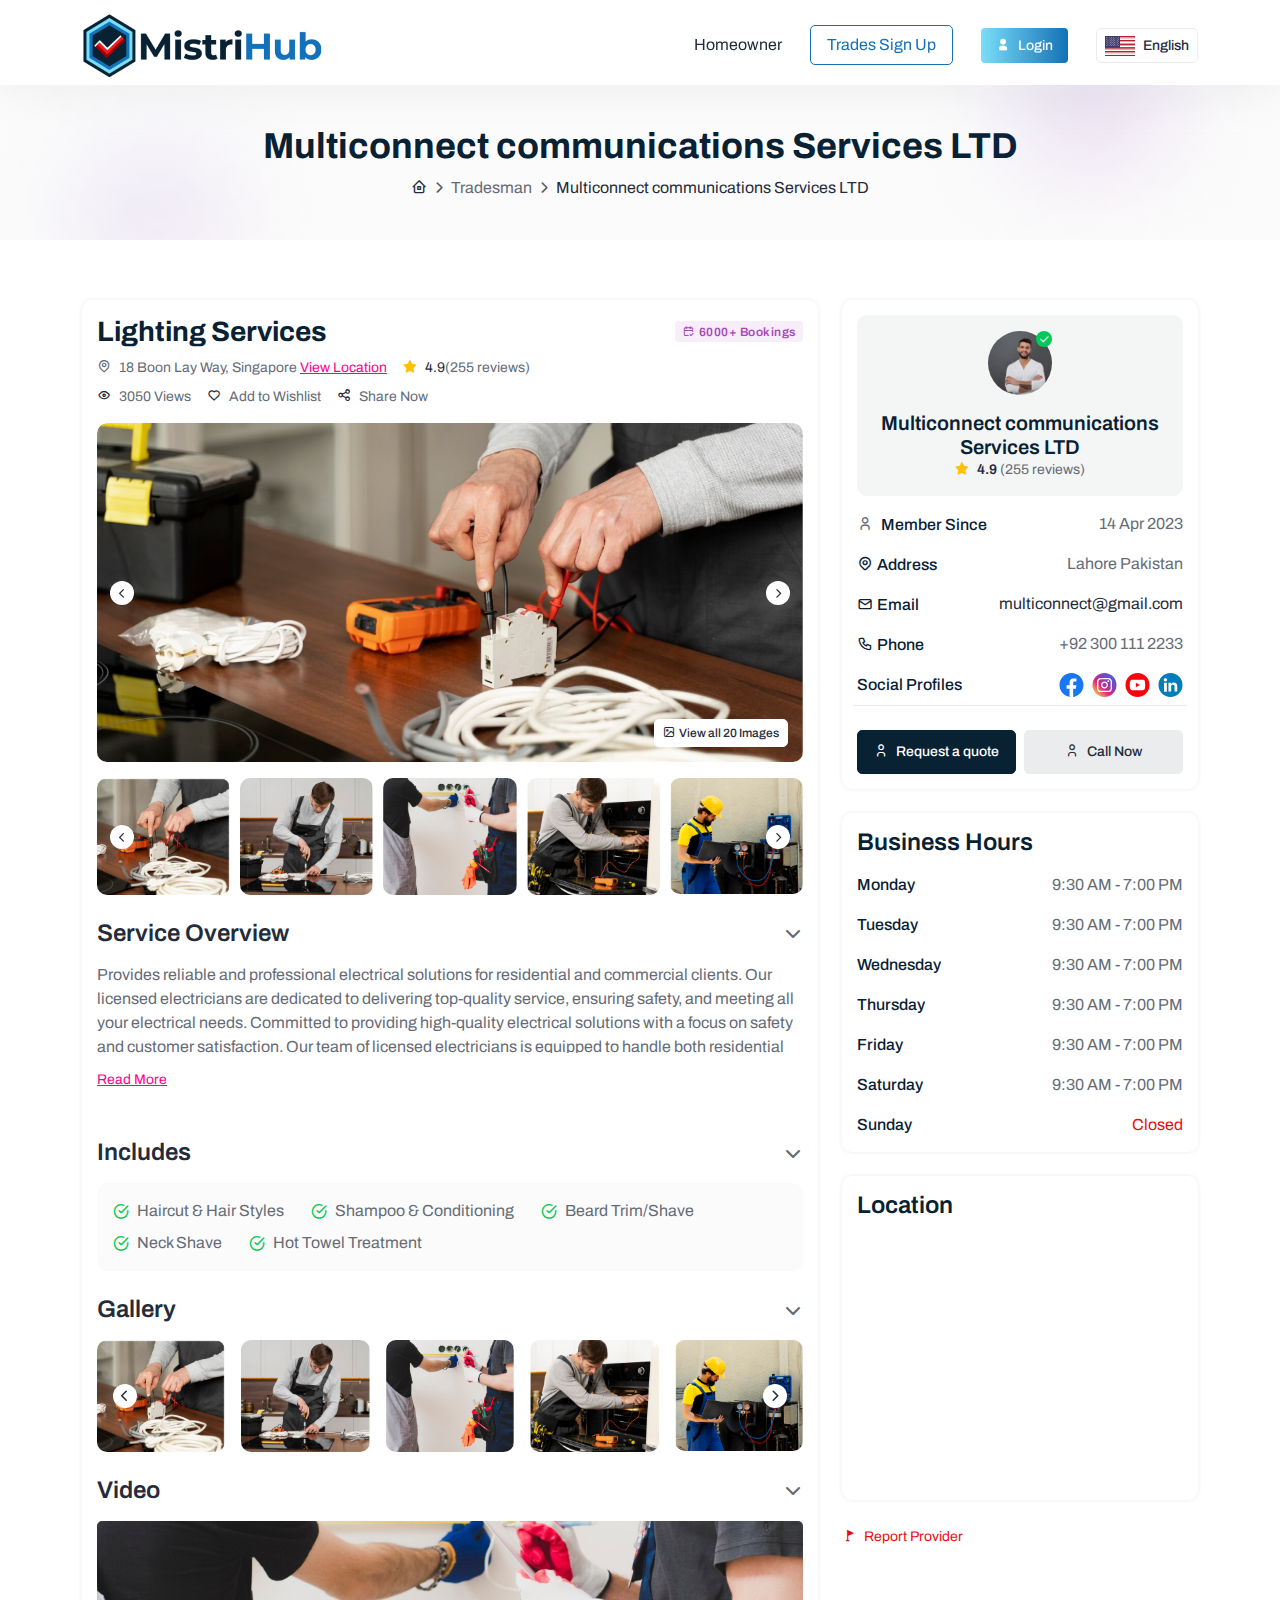
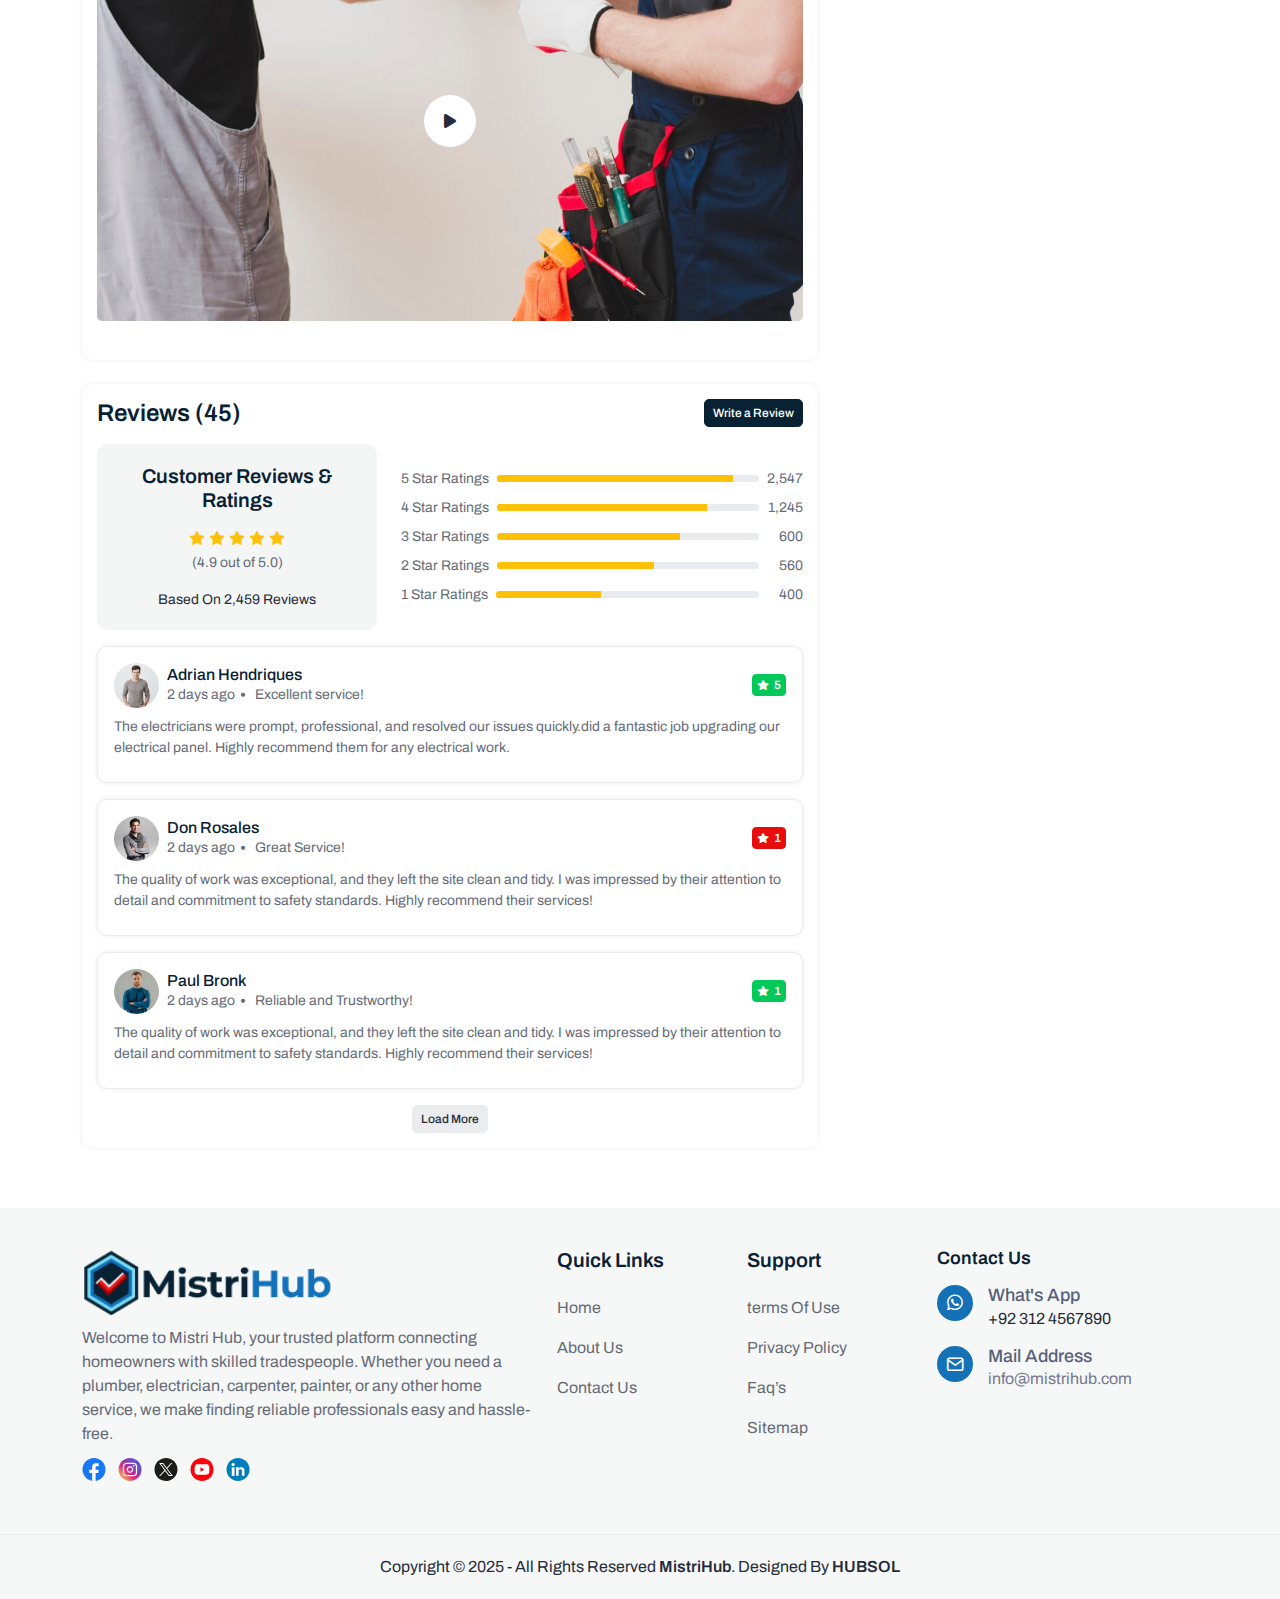
<file: service-details.html>
<!DOCTYPE html>
<html lang="en">

<head>
	<meta charset="UTF-8">
	<meta name="viewport" content="width=device-width, initial-scale=1, shrink-to-fit=no">

	<title>Tradesman Profile page</title>

	<!-- Favicon -->
	<link rel="shortcut icon" type="image/x-icon" href="assets/img/favicon.png">

	<link rel="stylesheet" href="assets/css/animate.css">
	<link rel="stylesheet" href="assets/css/bootstrap.min.css">

	<!-- Tabler Icon CSS -->
	<link rel="stylesheet" href="assets/plugins/tabler-icons/tabler-icons.css">

	<!-- Fontawesome Icon CSS -->
	<link rel="stylesheet" href="assets/plugins/fontawesome/css/fontawesome.min.css">
	<link rel="stylesheet" href="assets/plugins/fontawesome/css/all.min.css">

	<!-- select CSS -->
	<link rel="stylesheet" href="assets/plugins/select2/css/select2.min.css">

	<!-- Fancybox CSS -->
	<link rel="stylesheet" href="assets/plugins/fancybox/jquery.fancybox.min.css">

	<!-- Owlcarousel CSS -->
	<link rel="stylesheet" href="assets/plugins/owlcarousel/owl.carousel.min.css">

	<!-- Feather CSS -->
	<link rel="stylesheet" href="assets/css/feather.css">

	<!-- Style CSS -->
	<link rel="stylesheet" href="assets/css/style.css">
</head>
	
<body>
	
	<!-- Header -->
	<header class="header header-new">
		<div class="container">
			<nav class="navbar navbar-expand-lg header-nav">
				<div class="navbar-header">
					<a id="mobile_btn" href="#">
						<span class="bar-icon">
							<span></span>
							<span></span>
							<span></span>
						</span>
					</a>
					<a href="index.html" class="navbar-brand logo">
						<img src="assets/img/main-logo.png" class="img-fluid" alt="Logo">
					</a>
					<a href="index.html" class="navbar-brand logo-small">
						<img src="assets/img/favicon.png" class="img-fluid" alt="Logo">
					</a>
				</div>
				<div class="main-menu-wrapper">
					<div class="menu-header">
						<a href="index.html" class="menu-logo">
							<img src="assets/img/side-logo.png" class="img-fluid" alt="Logo">
						</a>
						<a id="menu_close" class="menu-close" href="javascript:void(0);"> <i
								class="fas fa-times"></i></a>
					</div>
					<ul class="main-nav align-items-lg-center main-menu-desk">
						<li class="has-submenu">
							<a href="homeowner-signup.html">Homeowner </a>
						</li>
						<li class="has-submenu">
							<a href="about-us.html">About Us </a>
						</li>
						<li class="has-submenu">
							<a href="contact-us.html">Contact Us</a>
						</li>
					</ul>
				</div>
				<ul class="nav header-navbar-rht">
					<li class="nav-item">
						<a href="homeowner-signup.html">Homeowner</a>
					</li>
					<li class="nav-item">
						<a href="trades-signup-details.html">Trades Sign Up</a>
					</li>
					<li class="nav-item">
						<a class="nav-link btn btn-linear-primary desk-acct-icon" href="login.html"><i
								class="ti ti-user-filled me-2"></i>Login</a>
						<a href="login.html" class="mob-acct-icon"><i class="ti ti-user-filled me-2"></i></a>
					</li>
					<li class="nav-item">
						<div class="dropdown translate">
							<a href="javascript:void(0);" class="dropdown-toggle fw-medium trans"
								data-bs-toggle="dropdown">
								<img src="assets/img/flags/us.png" class="flag me-2" alt="flag">English
							</a>
							<ul class="dropdown-menu">
								<li><a class="dropdown-item" href="javascript:void(0);"><img
											src="assets/img/flags/us.png" class="flag me-2" alt="flag">English</a></li>
								<li><a class="dropdown-item" href="javascript:void(0);"><img
											src="assets/img/flags/jp.png" class="flag me-2" alt="flag">Urdu </a></li>
							</ul>
						</div>
					</li>
				</ul>
			</nav>
		</div>
	</header>
	<!-- /Header -->

	<!-- Breadcrumb -->
	<div class="breadcrumb-bar text-center">
		<div class="container">
			<div class="row">
				<div class="col-md-12 col-12">
					<h2 class="breadcrumb-title mb-2">Multiconnect communications Services LTD</h2>
					<nav aria-label="breadcrumb">
						<ol class="breadcrumb justify-content-center mb-0">
							<li class="breadcrumb-item"><a href="index.html"><i class="ti ti-home-2"></i></a></li>
							<li class="breadcrumb-item">Tradesman</li>
							<li class="breadcrumb-item active" aria-current="page">Multiconnect communications Services LTD</li>
						</ol>
					</nav>
				</div>
			</div>
			<div class="breadcrumb-bg">
				<img src="assets/img/bg/breadcrumb-bg-01.png" class="breadcrumb-bg-1" alt="Img">
				<img src="assets/img/bg/breadcrumb-bg-02.png" class="breadcrumb-bg-2" alt="Img">
			</div>
		</div>
	</div>
	<!-- /Breadcrumb -->

	<div class="page-wrapper">
		<div class="content">
			<div class="container">
				<div class="row">
					<div class="col-xl-8">
						<div class="card border-0">
							<div class="card-body">
								<div class="service-head mb-2">
									<div class="d-flex align-items-center justify-content-between flex-wrap">
										<h3 class="mb-2">Lighting Services</h3>
										<span class="badge badge-purple-transparent mb-2"><i class="ti ti-calendar-check me-1"></i>6000+ Bookings</span>
									</div>
									<div class="d-flex align-items-center justify-content-between flex-wrap mb-2">
										<div class="d-flex align-items-center flex-wrap">
											<p class="me-3 mb-2"><i class="ti ti-map-pin me-2"></i>18 Boon Lay Way, Singapore <a href="javascript:void(0);" class="link-primary text-decoration-underline">View Location</a></p>
											<p class="mb-2"><i class="ti ti-star-filled text-warning me-2"></i><span class="text-gray-9">4.9</span>(255 reviews)</p>
										</div>
										<div class="d-flex align-items-center flex-wrap">
											<a href="javscript:void(0);" class="me-3 mb-2"><i class="ti ti-eye me-2"></i>3050 Views</a>
											<a href="javscript:void(0);" class="me-3 mb-2"><i class="ti ti-heart me-2"></i>Add to Wishlist</a>
											<a href="javscript:void(0);" class="me-3 mb-2"><i class="ti ti-share me-2"></i>Share Now</a>
										</div>
									</div>
								</div>

								<!-- Slider -->
								<div class="service-wrap mb-4">
									<div class="slider-wrap">
										<div class="owl-carousel service-carousel nav-center mb-3" id="large-img">
											<div class="service-img">
												<img src="assets/img/services/service-slider-01.jpg" class="img-fluid" alt="Slider Img">
											</div>
											<div class="service-img">
												<img src="assets/img/services/service-slider-02.jpg" class="img-fluid" alt="Slider Img">
											</div>
											<div class="service-img">
												<img src="assets/img/services/service-slider-03.jpg" class="img-fluid" alt="Slider Img">
											</div>
											<div class="service-img">
												<img src="assets/img/services/service-slider-04.jpg" class="img-fluid" alt="Slider Img">
											</div>
											<div class="service-img">
												<img src="assets/img/services/service-slider-05.jpg" class="img-fluid" alt="Slider Img">
											</div>
											<div class="service-img">
												<img src="assets/img/services/service-slider-06.jpg" class="img-fluid" alt="Slider Img">
											</div>
										</div>
										<a href="assets/img/services/service-slider-01.jpg" data-fancybox="gallery" class="btn btn-white btn-sm view-btn"><i class="feather-image me-1"></i>View all 20 Images</a>
									</div>
									<div class="owl-carousel slider-nav-thumbnails nav-center" id="small-img">
										<div><img src="assets/img/services/service-thumb-01.jpg" class="img-fluid" alt="Slider Img"></div>
										<div><img src="assets/img/services/service-thumb-02.jpg" class="img-fluid" alt="Slider Img"></div>
										<div><img src="assets/img/services/service-thumb-03.jpg" class="img-fluid" alt="Slider Img"></div>
										<div><img src="assets/img/services/service-thumb-04.jpg" class="img-fluid" alt="Slider Img"></div>
										<div><img src="assets/img/services/service-thumb-05.jpg" class="img-fluid" alt="Slider Img"></div>
										<div><img src="assets/img/services/service-thumb-06.jpg" class="img-fluid" alt="Slider Img"></div>
									</div>
								</div>
								<!-- /Slider -->

								<div class="accordion service-accordion">
									<div class="accordion-item mb-4">
										  <h2 class="accordion-header">
											<button class="accordion-button p-0" type="button" data-bs-toggle="collapse" data-bs-target="#overview" aria-expanded="false">
												Service Overview
											</button>
										  </h2>
										  <div id="overview" class="accordion-collapse collapse show">
											<div class="accordion-body border-0 p-0 pt-3">
												<div class="more-text">
													<p>Provides reliable and professional electrical solutions for residential and commercial clients. Our licensed electricians are dedicated to delivering top-quality service, ensuring safety, and meeting all your electrical needs. Committed to providing high-quality electrical solutions with a focus on safety and customer satisfaction. Our team of licensed electricians is equipped to handle both residential and commercial projects with expertise and care.</p>
													<p>Comprehensive overview of  Electrical Services, including the types of services offered, key benefits, location, contact details, special offers, and customer reviews.</p>
												</div>
												<a href="javascript:void(0);" class="link-primary text-decoration-underline more-btn mb-4">Read More</a>
												
											</div>
										</div>
									</div>
									<div class="accordion-item mb-4">
										<h2 class="accordion-header">
										  <button class="accordion-button p-0" type="button" data-bs-toggle="collapse" data-bs-target="#include" aria-expanded="false">
											Includes
										  </button>
										</h2>
										<div id="include" class="accordion-collapse collapse show">
											  <div class="accordion-body border-0 p-0 pt-3">
												<div class="bg-light-200 p-3 pb-2 br-10">
													<p class="d-inline-flex align-items-center mb-2 me-4"><i class="feather-check-circle text-success me-2"></i>Haircut & Hair Styles</p>
													<p class="d-inline-flex align-items-center mb-2 me-4"><i class="feather-check-circle text-success me-2"></i>Shampoo & Conditioning</p>
													<p class="d-inline-flex align-items-center mb-2 me-4"><i class="feather-check-circle text-success me-2"></i>Beard Trim/Shave</p>
													<p class="d-inline-flex align-items-center mb-2 me-4"><i class="feather-check-circle text-success me-2"></i>Neck Shave</p>
													<p class="d-inline-flex align-items-center mb-2 me-4"><i class="feather-check-circle text-success me-2"></i>Hot Towel Treatment</p>
												</div>
											 </div>
										  </div>
									</div>
									<div class="accordion-item mb-4">
										<h2 class="accordion-header">
										  <button class="accordion-button p-0" type="button" data-bs-toggle="collapse" data-bs-target="#gallery" aria-expanded="false">
											Gallery
										  </button>
										</h2>
										<div id="gallery" class="accordion-collapse collapse show">
											<div class="accordion-body border-0 p-0 pt-3">
												<div class="gallery-slider owl-carousel nav-center">
													<a href="assets/img/services/service-slider-01.jpg" data-fancybox="gallery" class="gallery-item">
														<img src="assets/img/services/service-thumb-01.jpg" alt="img">
													</a>
													<a href="assets/img/services/service-slider-02.jpg" data-fancybox="gallery" class="gallery-item">
														<img src="assets/img/services/service-thumb-02.jpg" alt="img">
													</a>
													<a href="assets/img/services/service-slider-03.jpg" data-fancybox="gallery" class="gallery-item">
														<img src="assets/img/services/service-thumb-03.jpg" alt="img">
													</a>
													<a href="assets/img/services/service-slider-04.jpg" data-fancybox="gallery" class="gallery-item">
														<img src="assets/img/services/service-thumb-04.jpg" alt="img">
													</a>
													<a href="assets/img/services/service-slider-05.jpg" data-fancybox="gallery" class="gallery-item">
														<img src="assets/img/services/service-thumb-05.jpg" alt="img">
													</a>
													<a href="assets/img/services/service-slider-06.jpg" data-fancybox="gallery" class="gallery-item">
														<img src="assets/img/services/service-thumb-06.jpg" alt="img">
													</a>
													<a href="assets/img/services/service-slider-03.jpg" data-fancybox="gallery" class="gallery-item">
														<img src="assets/img/services/service-thumb-03.jpg" alt="img">
													</a>
												</div>
											</div>
										</div>
									</div>
									<div class="accordion-item mb-4">
										<h2 class="accordion-header">
										  	<button class="accordion-button p-0" type="button" data-bs-toggle="collapse" data-bs-target="#video" aria-expanded="false">
											Video
										  </button>
										</h2>
										<div id="video" class="accordion-collapse collapse show">
											<div class="accordion-body border-0 p-0 pt-3">
												<div class="video-wrap">
													<a class="video-btn video-effect" data-fancybox="" href="https://www.youtube.com/watch?v=Vdp6x7Bibtk"><i class="fa-solid fa-play"></i></a>
												</div>
											</div>
										  </div>
									</div>
								
								</div>
							</div>
						</div>
						<div class="card border-0 mb-xl-0 mb-4">
							<div class="card-body">
								<div class="d-flex align-items-center justify-content-between flex-wrap">
									<h4 class="mb-3">Reviews (45)</h4>
									<a href="javascript:void(0);" data-bs-toggle="modal" data-bs-target="#add-review" class="btn btn-dark btn-sm mb-3">Write a Review</a>
								</div>
								<div class="row align-items-center">
									<div class="col-md-5">
										<div class="rating-item bg-light-500 text-center mb-3">
											<h5 class="mb-3">Customer Reviews & Ratings</h5>
											<div class="d-inline-flex align-items-center justify-content-center">
												<i class="ti ti-star-filled text-warning me-1"></i>
												<i class="ti ti-star-filled text-warning me-1"></i>
												<i class="ti ti-star-filled text-warning me-1"></i>
												<i class="ti ti-star-filled text-warning me-1"></i>
												<i class="ti ti-star-filled text-warning"></i>
											</div>
											<p class="mb-3">(4.9 out of 5.0)</p>
											<p class="text-gray-9">Based On 2,459 Reviews</p>
										</div>
									</div>
									<div class="col-md-7">
										<div class="rating-progress mb-3">
											<div class="d-flex align-items-center mb-2">
												<p class="me-2 text-nowrap mb-0">5 Star Ratings</p>
												<div class="progress w-100" role="progressbar" aria-valuenow="90" aria-valuemin="0" aria-valuemax="100">
													<div class="progress-bar bg-warning" style="width: 90%"></div>
												  </div>
												<p class="progress-count ms-2">2,547</p>
											</div>
											<div class="d-flex align-items-center mb-2">
												<p class="me-2 text-nowrap mb-0">4 Star Ratings</p>
												<div class="progress mb-0 w-100" role="progressbar" aria-valuenow="80" aria-valuemin="0" aria-valuemax="100">
													<div class="progress-bar bg-warning" style="width: 80%"></div>
												</div>
												<p class="progress-count ms-2">1,245</p>
											</div>
											<div class="d-flex align-items-center mb-2">
												<p class="me-2 text-nowrap mb-0">3 Star Ratings</p>
												<div class="progress mb-0 w-100" role="progressbar" aria-valuenow="70" aria-valuemin="0" aria-valuemax="100">
													<div class="progress-bar bg-warning" style="width: 70%"></div>
												</div>
												<p class="progress-count ms-2">600</p>
											</div>
											<div class="d-flex align-items-center mb-2">
												<p class="me-2 text-nowrap mb-0">2 Star Ratings</p>
												<div class="progress mb-0 w-100" role="progressbar" aria-valuenow="90" aria-valuemin="0" aria-valuemax="100">
													<div class="progress-bar bg-warning" style="width: 60%"></div>
												</div>
												<p class="progress-count ms-2">560</p>
											</div>
											<div class="d-flex align-items-center">
												<p class="me-2 text-nowrap mb-0">1 Star Ratings</p>
												<div class="progress mb-0 w-100" role="progressbar" aria-valuenow="40" aria-valuemin="0" aria-valuemax="100">
													<div class="progress-bar bg-warning" style="width: 40%"></div>
												</div>
												<p class="progress-count ms-2">400</p>
											</div>
										</div>
									</div>
								</div>
								<div class="card review-item mb-3">
									<div class="card-body p-3">
										<div class="review-info">
											<div class="d-flex align-items-center justify-content-between flex-wrap">
												<div class="d-flex align-items-center mb-2">
													<span class="avatar avatar-lg me-2 flex-shrink-0">
														<img src="assets/img/profiles/avatar-01.jpg" class="rounded-circle" alt="img">
													</span>
													<div>
														<h6 class="fs-16 fw-medium">Adrian Hendriques</h6>
														<div class="d-flex align-items-center flex-wrap date-info">
															<p class="fs-14 mb-0">2 days ago</p>
															<p class="fs-14 mb-0">Excellent service!</p>
														</div>
													</div>
												</div>
												<span class="badge bg-success d-inline-flex align-items-center mb-2">
													<i class="ti ti-star-filled me-1"></i>5
												</span>
											</div>
											<p class="mb-2">The electricians were prompt, professional, and resolved our issues quickly.did a fantastic job upgrading our electrical panel. Highly recommend them for any electrical work.</p>
											
										</div>
										
									</div>
								</div>
								<div class="card review-item mb-3">
									<div class="card-body p-3">
										<div class="review-info">
											<div class="d-flex align-items-center justify-content-between flex-wrap">
												<div class="d-flex align-items-center mb-2">
													<span class="avatar avatar-lg me-2 flex-shrink-0">
														<img src="assets/img/profiles/avatar-03.jpg" class="rounded-circle" alt="img">
													</span>
													<div>
														<h6 class="fs-16 fw-medium">Don Rosales</h6>
														<div class="d-flex align-items-center flex-wrap date-info">
															<p class="fs-14 mb-0">2 days ago</p>
															<p class="fs-14 mb-0">Great Service!</p>
														</div>
													</div>
												</div>
												<span class="badge bg-danger d-inline-flex align-items-center mb-2">
													<i class="ti ti-star-filled me-1"></i>1
												</span>
											</div>
											<p class="mb-2">The quality of work was exceptional, and they left the site clean and tidy. I was impressed by their attention to detail and commitment to safety standards. Highly recommend their services!</p>
											
										</div>
									</div>
								</div>
								<div class="card review-item mb-3">
									<div class="card-body p-3">
										<div class="review-info">
											<div class="d-flex align-items-center justify-content-between flex-wrap">
												<div class="d-flex align-items-center mb-2">
													<span class="avatar avatar-lg me-2 flex-shrink-0">
														<img src="assets/img/profiles/avatar-04.jpg" class="rounded-circle" alt="img">
													</span>
													<div>
														<h6 class="fs-16 fw-medium">Paul Bronk</h6>
														<div class="d-flex align-items-center flex-wrap date-info">
															<p class="fs-14 mb-0">2 days ago</p>
															<p class="fs-14 mb-0">Reliable and Trustworthy!</p>
														</div>
													</div>
												</div>
												<span class="badge bg-success d-inline-flex align-items-center mb-2">
													<i class="ti ti-star-filled me-1"></i>1
												</span>
											</div>
											<p class="mb-2">The quality of work was exceptional, and they left the site clean and tidy. I was impressed by their attention to detail and commitment to safety standards. Highly recommend their services!</p>
											
										</div>
									</div>
								</div>
								<div class="text-center">
									<a href="javascript:void(0);" class="btn btn-light btn-sm">Load More</a>
								</div>
							</div>
						</div>
					</div>

					<div class="col-xl-4 theiaStickySidebar">
						
						<div class="card border-0">
							<div class="card-body">
								<div class="provider-info text-center bg-light-500 p-3 mb-3">
									<div class="avatar avatar-xl mb-3">
										<img src="assets/img/profiles/avatar-02.jpg" alt="img" class="img-fluid rounded-circle">
										<span class="service-active-dot"><i class="ti ti-check"></i></span>
									</div>
									<h5>Multiconnect communications Services LTD</h5>
									<p class="fs-14"><i class="ti ti-star-filled text-warning me-2"></i><span class="text-gray-9 fw-semibold">4.9</span> (255 reviews)</p>
								</div>
								<div class="d-flex align-items-center justify-content-between mb-3">
									<h6 class="fs-16 fw-medium mb-0"><i class="ti ti-user text-default me-2"></i>Member Since</h6>
									<p>14 Apr 2023</p>
								</div>
								<div class="d-flex align-items-center justify-content-between mb-3">
									<h6 class="fs-16 fw-medium mb-0"><i class="ti ti-map-pin me-1"></i>Address</h6>
									<p>Lahore Pakistan</p>
								</div>
								<div class="d-flex align-items-center justify-content-between mb-3">
									<h6 class="fs-16 fw-medium mb-0"><i class="ti ti-mail me-1"></i>Email</h6>
									<p><a href="#" class="__cf_email__">multiconnect@gmail.com</a></p>
								</div>
								<div class="d-flex align-items-center justify-content-between mb-3">
									<h6 class="fs-16 fw-medium mb-0"><i class="ti ti-phone me-1"></i>Phone</h6>
									<p>+92 300 111 2233</p>
								</div>
								
								<div class="d-flex align-items-center justify-content-between mb-3">
									<h6 class="fs-16 fw-medium">Social Profiles</h6>
									<div class="d-flex align-items-center">
										<div class="social-icon">
											<a href="javascript:void(0);" class="me-2"><img src="assets/img/icons/fb.svg" class="img" alt="icon"></a>
											<a href="javascript:void(0);" class="me-2"><img src="assets/img/icons/instagram.svg" class="img" alt="icon"></a>
											
											
											<a href="javascript:void(0);" class="me-2"><img src="assets/img/icons/youtube.svg" class="img" alt="icon"></a>
											<a href="javascript:void(0);"><img src="assets/img/icons/linkedin.svg" class="img" alt="icon"></a>
										</div>
									</div>
								</div>
								<div class="row border-top pt-3 g-2">
									<div class="col-sm-6">
										<a href="javascript:void(0);" data-bs-toggle="modal" data-bs-target="#add-contact" class="btn btn-dark btn-lg fs-14 px-1 w-100"><i class="ti ti-user me-2"></i>Request a quote</a>
									</div>
									<div class="col-sm-6">
										<a href="provider-chat.html" class="btn btn-light btn-lg fs-14 px-1 w-100"><i class="ti ti-user me-2"></i>Call Now</a>
									</div>
								</div>
							</div>
						</div>
						<div class="card border-0">
							<div class="card-body">
								<h4 class="mb-3">Business Hours</h4>
								<div class="d-flex align-items-center justify-content-between mb-3">
									<h6 class="fs-16 fw-medium mb-0">Monday</h6>
									<p>9:30 AM - 7:00 PM</p>
								</div>
								<div class="d-flex align-items-center justify-content-between mb-3">
									<h6 class="fs-16 fw-medium mb-0">Tuesday</h6>
									<p>9:30 AM - 7:00 PM</p>
								</div>
								<div class="d-flex align-items-center justify-content-between mb-3">
									<h6 class="fs-16 fw-medium mb-0">Wednesday</h6>
									<p>9:30 AM - 7:00 PM</p>
								</div>
								<div class="d-flex align-items-center justify-content-between mb-3">
									<h6 class="fs-16 fw-medium mb-0">Thursday</h6>
									<p>9:30 AM - 7:00 PM</p>
								</div>
								<div class="d-flex align-items-center justify-content-between mb-3">
									<h6 class="fs-16 fw-medium mb-0">Friday</h6>
									<p>9:30 AM - 7:00 PM</p>
								</div>
								<div class="d-flex align-items-center justify-content-between mb-3">
									<h6 class="fs-16 fw-medium mb-0">Saturday</h6>
									<p>9:30 AM - 7:00 PM</p>
								</div>
								<div class="d-flex align-items-center justify-content-between mb-0">
									<h6 class="fs-16 fw-medium mb-0">Sunday</h6>
									<p class="text-danger">Closed</p>
								</div>
							</div>
						</div>
						<div class="card border-0">
							<div class="card-body">
								<h4 class="mb-3">Location</h4>
								<div class="map-wrap">
									<iframe src="https://www.google.com/maps/embed?pb=!1m18!1m12!1m3!1d518103.44113060384!2d74.02914800837009!3d31.450413870049037!2m3!1f0!2f0!3f0!3m2!1i1024!2i768!4f13.1!3m3!1m2!1s0x39190483e58107d9%3A0xc23abe6ccc7e2462!2sLahore%2C%20Pakistan!5e0!3m2!1sen!2s!4v1744436229675!5m2!1sen!2s" allowfullscreen="" loading="lazy" referrerpolicy="no-referrer-when-downgrade" class="contact-map"></iframe>
									
																	
								</div>
							</div>
						</div>
						<a href="#" class="text-danger fs-14"><i class="ti ti-pennant-filled me-2"></i>Report Provider</a>
					</div>
				</div>
			</div>
		</div>
	</div>

	<!-- Footer -->
	<footer>
		<div class="footer-top">
			<div class="container">
				<div class="row">
					<div class="col-md-6 col-xl-5">
						<div class="footer-widget">
							<img src="assets/img/footer-logo.png" alt="">
							<p>
								Welcome to Mistri Hub, your trusted platform connecting homeowners with skilled
								tradespeople. Whether you need a plumber, electrician, carpenter, painter, or any other
								home service, we make finding reliable professionals easy and hassle-free.
							</p>
							<div class="foot-social mt-3">
								<ul class="social-icon">
									<li>
										<a href="#"><img src="assets/img/icons/fb.svg" class="img" alt="icon"></a>
									</li>
									<li>
										<a href="#"><img src="assets/img/icons/instagram.svg" class="img"
												alt="icon"></a>
									</li>
									<li>
										<a href="#"><img src="assets/img/icons/twitter.svg"
												class="img" alt="icon"></a>
									</li>
									<li>
										<a href="#"><img src="assets/img/icons/youtube.svg"
												class="img" alt="icon"></a>
									</li>
									<li>
										<a href="#"><img src="assets/img/icons/linkedin.svg"
												class="img" alt="icon"></a>
									</li>
								</ul>
							</div>
						</div>
					</div>
					<div class="col-md-6 col-xl-2">
						<div class="footer-widget">
							<h5 class="mb-4">Quick Links</h5>
							<ul class="footer-menu">
								<li>
									<a href="index.html">Home</a>
								</li>
								<li>
									<a href="about-us.html">About Us</a>
								</li>
								<li>
									<a href="contact-us.html">Contact Us</a>
								</li>
							</ul>
						</div>
					</div>
					<div class="col-md-6 col-xl-2">
						<div class="footer-widget">
							<h5 class="mb-4">Support</h5>
							<ul class="footer-menu">
								<li>
									<a href="terms-use.html">terms Of Use</a>
								</li>
								<li>
									<a href="privacy-policy.html">Privacy Policy</a>
								</li>
								<li>
									<a href="faq.html">Faq’s</a>
								</li>
								<li>
									<a href="#">Sitemap</a>
								</li>
							</ul>
						</div>
					</div>
					<div class="col-md-6 col-xl-3">
						<div class="footer-widget footer-contact">
							<h6 class="mb-3">Contact Us</h6>
							<div class="footer-contact-info">
								<div class="footer-address">
									<span>
										<i class="fa-brands fa-whatsapp"></i>
									</span>
									<div>
										<h6>What's App</h6>
										<p><a href="https://wa.me/+92312567890" target="_blank">+92 312 4567890</a></p>
									</div>
								</div>
								<div class="footer-address">
									<span><i class="feather-mail"></i></span>
									<div>
										<h6>Mail Address</h6>
										<p>info@mistrihub.com</p>
									</div>
								</div>
							</div>
						</div>
					</div>
				</div>
			</div>
		</div>
		<!-- Footer Bottom -->
		<div class="footer-bottom">
			<div class="container">
				<div class="row">
					<div class="col-md-12">
						<div class="d-flex align-items-center justify-content-center flex-wrap">
							<p class="mb-2">Copyright &copy; 2025 - All Rights Reserved
								<span class="main-web-lnk">MistriHub</span>. Designed By <a href="https://www.hubsol.ae"
									class="foot-web" target="_blank">HUBSOL</a>
							</p>
						</div>
					</div>
				</div>
			</div>
		</div>
		<!-- /Footer Bottom -->

	</footer>
	<!-- /Footer -->

	<!-- Provider Modal -->
	<div class="modal fade" id="provider" tabindex="-1" aria-hidden="true">
		<div class="modal-dialog modal-lg modal-dialog-centered">
			<div class="modal-content">
				<div class="modal-header d-flex align-items-center justify-content-between">
					<h5>Become a Provider</h5>
					<a href="javascript:void(0);" data-bs-dismiss="modal" aria-label="Close"><i class="ti ti-circle-x-filled fs-20"></i></a>
				</div>				
				<div class="wizard-fieldset">
					<div class="modal-body pb-0">
						<ul class="d-flex align-items-center flex-wrap mb-1 border-bottom" id="providerwizard">
							<li class="active d-flex align-items-center me-4 mb-3">
								<span class="avatar avatar-md rounded me-2 border-bottom">1</span>
								<h6 class="fs-16 fw-medium">Choose Category</h6>
							</li>
							<li class="d-flex align-items-center me-4 mb-3">
								<span class="avatar avatar-md rounded me-2">2</span>
								<h6 class="fs-16 fw-medium">Service Location</h6>
							</li>
							<li class="d-flex align-items-center me-4 mb-3">
								<span class="avatar avatar-md rounded me-2">3</span>
								<h6 class="fs-16 fw-medium">Personal Info</h6>
							</li>
							<li class="d-flex align-items-center mb-3">
								<span class="avatar avatar-md rounded me-2">4</span>
								<h6 class="fs-16 fw-medium">Confirmation</h6>
							</li>
						</ul>
					</div>
					<fieldset   class="first-field" id="first-field">
						<div class="modal-body pb-1">
							<div class="bg-light-300 p-3 br-10 text-center mb-4">
								<h4>List your service & Get the leads around you</h4>
								<p>List your service & Get the leads around you</p>
							</div>
							<div class="mb-3">
								<label class="form-label">What type of Service do your Provide?</label>
								<select class="select">
									<option>Select Service</option>
									<option>House Cleaning</option>
									<option>Car Wash</option>
								</select>
							</div>
							<div class="mb-2">
								<label class="form-label">Popular Service Categories</label>
								<div class="category-badge">
									<span class="badge d-inline-flex align-items-center mb-2 me-2"><img src="assets/img/icons/service-icon-01.svg" alt="icon" class="me-2">Construction</span>
									<span class="badge d-inline-flex align-items-center mb-2 me-2"><img src="assets/img/icons/service-icon-02.svg" alt="icon" class="me-2">Removals</span>
									<span class="badge d-inline-flex align-items-center mb-2 me-2"><img src="assets/img/icons/service-icon-03.svg" alt="icon" class="me-2">Furniture Assembly</span>
									<span class="badge d-inline-flex align-items-center mb-2 me-2"><img src="assets/img/icons/service-icon-04.svg" alt="icon" class="me-2">Electrical</span>
									<span class="badge d-inline-flex align-items-center mb-2"><img src="assets/img/icons/service-icon-05.svg" alt="icon" class="me-2">Computer Service</span>
								</div>
							</div>
						</div>
						<div class="modal-footer text-end">
							<a href="javascript:void(0);" class="btn btn-linear-primary next_btn">Get Started</a>
						</div>
					</fieldset>
					<fieldset  class="second-field">
						<div class="modal-body pb-1">
							<div class="bg-light-300 p-3 br-10 text-center mb-4">
								<h4>List your service & Get the leads around you</h4>
								<p>List your service & Get the leads around you</p>
							</div>
							<div class="mb-4">
								<label class="form-label">What type of Service do your Provide?</label>
								<select class="select">
									<option>Select Service</option>
									<option selected>House Cleaning</option>
									<option>Car Wash</option>
								</select>
							</div>
							<div class="mb-2">
								<label class="form-label">What type of Sub Services do your Provide?</label>
								<div class="form-check ps-0">
									<div class="form-checkbox d-inline-flex align-items-center mb-2 me-3">
										<input class="form-check-input ms-0 mt-0" name="service1" type="checkbox" id="service1" checked>
										<label class="form-check-label ms-2" for="service1">
											Commercial Property
										</label>
									</div>
									<div class="form-checkbox d-inline-flex align-items-center mb-2 me-3">
										<input class="form-check-input ms-0 mt-0" name="service" type="checkbox" id="service2">
										<label class="form-check-label ms-2" for="service2">
											Empty House Cleaning
										</label>
									</div>
									<div class="form-checkbox d-inline-flex align-items-center active mb-2 me-3">
										<input class="form-check-input ms-0 mt-0" name="service" type="checkbox" id="service3" checked>
										<label class="form-check-label ms-2" for="service3">
											Glass Cleaning
										</label>
									</div>
									<div class="form-checkbox d-inline-flex align-items-center mb-2 me-3">
										<input class="form-check-input ms-0 mt-0" name="service" type="checkbox" id="service4">
										<label class="form-check-label ms-2" for="service4">
											Carpet washing
										</label>
									</div>
									<div class="form-checkbox d-inline-flex align-items-center active mb-2 me-3">
										<input class="form-check-input ms-0 mt-0" name="service" type="checkbox" id="service5" checked>
										<label class="form-check-label ms-2" for="service5">
											Sofa Washing
										</label>
									</div>
									<div class="form-checkbox d-inline-flex align-items-center mb-2 me-3">
										<input class="form-check-input ms-0 mt-0" name="service" type="checkbox" id="service6">
										<label class="form-check-label ms-2" for="service6">
											Office Cleaning
										</label>
									</div>
									<div class="form-checkbox d-inline-flex align-items-center mb-2 me-3">
										<input class="form-check-input ms-0 mt-0" name="service" type="checkbox" id="service7">
										<label class="form-check-label ms-2" for="service7">
											Exterior Glass Cleaning
										</label>
									</div>
									<div class="form-checkbox d-inline-flex align-items-center mb-2 me-3">
										<input class="form-check-input ms-0 mt-0" name="service" type="checkbox" id="service8">
										<label class="form-check-label ms-2" for="service8">
											Shop Cleaning
										</label>
									</div>
									<div class="form-checkbox d-inline-flex align-items-center mb-2 me-3">
										<input class="form-check-input ms-0 mt-0" name="service" type="checkbox" id="service9">
										<label class="form-check-label ms-2" for="service9">
											Ironing Service
										</label>
									</div>
									<div class="form-checkbox d-inline-flex align-items-center mb-2 me-3">
										<input class="form-check-input ms-0 mt-0" name="service" type="checkbox" id="service10">
										<label class="form-check-label ms-2" for="service10">
											Bed Washing
										</label>
									</div>
								</div>
							</div>
						</div>
						<div class="modal-footer d-flex align-items-center justify-content-between">
							<a href="javascript:void(0);" class="btn btn-light prev_btn"><i class="ti ti-arrow-left me-2"></i>Back</a>
							<a href="javascript:void(0);" class="btn btn-linear-primary next_btn">Add Location<i class="ti ti-arrow-right ms-2"></i></a>
						</div>
					</fieldset>
					<fieldset>
						<div class="modal-body pb-1">
							<div class="bg-light-300 p-3 br-10 text-center mb-4">
								<h4>Where would you like to see leads from?</h4>
								<p>Tell us the area you cover so we can show you leads for your location</p>
							</div>
							<div class="mb-3">
								<label class="form-label">City</label>
								<select class="select">
									<option selected>Rochester</option>
									<option>Wisbech</option>
									<option>Marlow</option>
								</select>
							</div>
							<div class="mb-3">
								<label class="form-label">State</label>
								<select class="select">
									<option selected>Newyork</option>
									<option>Fenland</option>
									<option>Wycombe</option>
								</select>
							</div>
							<div class="mb-3">
								<label class="form-label">Country</label>
								<select class="select">
									<option selected>United States</option>
									<option>United Kingdom</option>
								</select>
							</div>
						</div>
						<div class="modal-footer d-flex align-items-center justify-content-between">
							<a href="javascript:void(0);" class="btn btn-light prev_btn"><i class="ti ti-arrow-left me-2"></i>Back</a>
							<a href="javascript:void(0);" class="btn btn-linear-primary next_btn">Add Location<i class="ti ti-arrow-right ms-2"></i></a>
						</div>
					</fieldset>
					<fieldset>
						<div class="modal-body pb-1">
							<div class="bg-light-300 p-3 br-10 text-center mb-4">
								<h4>Some details about you</h4>
								<p>You’re just a few steps away from viewing our House Cleaning leads</p>
							</div>
							<div class="row">
								<div class="col-lg-6">
									<div class="mb-3">
										<label class="form-label">Your Name</label>
										<input type="text" class="form-control">
									</div>
								</div>
								<div class="col-lg-6">
									<div class="mb-3">
										<label class="form-label">Company Name</label>
										<input type="text" class="form-control">
									</div>
								</div>
								<div class="col-lg-6">
									<div class="mb-3">
										<label class="form-label">Email</label>
										<input type="email" class="form-control">
									</div>
								</div>
								<div class="col-lg-6">
									<div class="mb-3">
										<label class="form-label">Phone Number</label>
										<input type="text" class="form-control">
									</div>
								</div>
								<div class="col-lg-12">
									<div class="form-check ps-0">
										<label class="form-label d-block">Select Gender</label>
										<div class="form-radio d-inline-flex align-items-center active mb-3 me-3">
											<input class="form-check-input ms-0 mt-0" name="gender" type="radio" id="male" checked>
											<label class="form-check-label ms-2" for="male">
												Male
											</label>
										</div>
										<div class="form-radio d-inline-flex align-items-center mb-3">
											<input class="form-check-input ms-0 mt-0" name="gender" type="radio" id="female">
											<label class="form-check-label ms-2" for="female">
												Female
											</label>
										</div>
									</div>
									<div class="form-check ps-0">
										<label class="form-label d-block">Does your company have a website?</label>
										<div class="form-radio d-inline-flex align-items-center active mb-3 me-3">
											<input class="form-check-input ms-0 mt-0" name="website" type="radio" id="yes" checked>
											<label class="form-check-label ms-2" for="yes">
												Yes
											</label>
										</div>
										<div class="form-radio d-inline-flex align-items-center mb-3">
											<input class="form-check-input ms-0 mt-0" name="website" type="radio" id="no">
											<label class="form-check-label ms-2" for="no">
												No
											</label>
										</div>
									</div>
									<div class="form-check ps-0">
										<label class="form-label d-block">Does your company have a website?</label>
										<div class="form-radio d-inline-flex align-items-center active mb-3 me-3">
											<input class="form-check-input ms-0 mt-0" name="emp" type="radio" id="self" checked>
											<label class="form-check-label ms-2" for="self">
												Self-employed
											</label>
										</div>
										<div class="form-radio d-inline-flex align-items-center mb-3 me-3">
											<input class="form-check-input ms-0 mt-0" name="emp" type="radio" id="two">
											<label class="form-check-label ms-2" for="two">
												2–10
											</label>
										</div>
										<div class="form-radio d-inline-flex align-items-center mb-3 me-3">
											<input class="form-check-input ms-0 mt-0" name="emp" type="radio" id="three">
											<label class="form-check-label ms-2" for="three">
												11–50
											</label>
										</div>
										<div class="form-radio d-inline-flex align-items-center mb-3 me-3">
											<input class="form-check-input ms-0 mt-0" name="emp" type="radio" id="four">
											<label class="form-check-label ms-2" for="four">
												51–200
											</label>
										</div>
										<div class="form-radio d-inline-flex align-items-center mb-3">
											<input class="form-check-input ms-0 mt-0" name="emp" type="radio" id="more">
											<label class="form-check-label ms-2" for="more">
												200+
											</label>
										</div>
									</div>
								</div>
							</div>
						</div>
						<div class="modal-footer d-flex align-items-center justify-content-between">
							<a href="javascript:void(0);" class="btn btn-light prev_btn"><i class="ti ti-arrow-left me-2"></i>Back</a>
							<a href="javascript:void(0);" class="btn btn-linear-primary next_btn">Submit<i class="ti ti-arrow-right ms-2"></i></a>
						</div>
					</fieldset>
					<fieldset>
						<div class="modal-body pb-1">
							<div class="bg-light-300 p-3 br-10 text-center mb-4">
								<h4>Maximise your leads</h4>
								<p>Add other services you can provide</p>
							</div>
							<div class="mb-3">
								<label class="form-label d-block">What type of Sub Services do your Provide?</label>
								<span class="badge bg-info fs-13 fw-medium">House Cleaning</span>
							</div>
							<div class="mb-2">
								<label class="form-label">What type of Sub Services do your Provide?</label>
								<div class="form-check ps-0">
									<div class="form-checkbox d-inline-flex align-items-center mb-2 me-3">
										<input class="form-check-input ms-0 mt-0" name="service1" type="checkbox" id="services1">
										<label class="form-check-label ms-2" for="services1">
											Commercial Property
										</label>
									</div>
									<div class="form-checkbox d-inline-flex align-items-center mb-2 me-3">
										<input class="form-check-input ms-0 mt-0" name="service" type="checkbox" id="services2">
										<label class="form-check-label ms-2" for="services2">
											Empty House Cleaning
										</label>
									</div>
									<div class="form-checkbox d-inline-flex align-items-center active mb-2 me-3">
										<input class="form-check-input ms-0 mt-0" name="service" type="checkbox" id="services3" checked>
										<label class="form-check-label ms-2" for="services3">
											Glass Cleaning
										</label>
									</div>
									<div class="form-checkbox d-inline-flex align-items-center mb-2 me-3">
										<input class="form-check-input ms-0 mt-0" name="service" type="checkbox" id="services4">
										<label class="form-check-label ms-2" for="services4">
											Carpet washing
										</label>
									</div>
									<div class="form-checkbox d-inline-flex align-items-center active mb-2 me-3">
										<input class="form-check-input ms-0 mt-0" name="service" type="checkbox" id="services5" checked>
										<label class="form-check-label ms-2" for="services5">
											Sofa Washing
										</label>
									</div>
									<div class="form-checkbox d-inline-flex align-items-center mb-2 me-3">
										<input class="form-check-input ms-0 mt-0" name="service" type="checkbox" id="services6">
										<label class="form-check-label ms-2" for="services6">
											Office Cleaning
										</label>
									</div>
									<div class="form-checkbox d-inline-flex align-items-center mb-2 me-3">
										<input class="form-check-input ms-0 mt-0" name="service" type="checkbox" id="services7">
										<label class="form-check-label ms-2" for="services7">
											Exterior Glass Cleaning
										</label>
									</div>
									<div class="form-checkbox d-inline-flex align-items-center mb-2 me-3">
										<input class="form-check-input ms-0 mt-0" name="service" type="checkbox" id="services8">
										<label class="form-check-label ms-2" for="services8">
											Shop Cleaning
										</label>
									</div>
									<div class="form-checkbox d-inline-flex align-items-center mb-2 me-3">
										<input class="form-check-input ms-0 mt-0" name="service" type="checkbox" id="services9">
										<label class="form-check-label ms-2" for="services9">
											Ironing Service
										</label>
									</div>
									<div class="form-checkbox d-inline-flex align-items-center mb-2 me-3">
										<input class="form-check-input ms-0 mt-0" name="service" type="checkbox" id="services10">
										<label class="form-check-label ms-2" for="services10">
											Bed Washing
										</label>
									</div>
								</div>
							</div>
						</div>
						<div class="modal-footer d-flex align-items-center justify-content-end">
							<a href="javascript:void(0);" data-bs-dismiss="modal" data-bs-toggle="modal" data-bs-target="#success_modal" class="btn btn-linear-primary">Confirm & Submit</a>
						</div>
					</fieldset>
				</div>
			</div>
		</div>
	</div>
	<!-- /Provider Modal -->

	<!-- Success Modal -->
	<div class="modal fade" id="success_modal" tabindex="-1" aria-hidden="true">
		<div class="modal-dialog modal-dialog-centered">
			<div class="modal-content">
				<div class="modal-body text-center">
					<div class="mb-4">
						<span class="success-icon mx-auto mb-4">
							<i class="ti ti-check"></i>
						</span>
						<h4 class="mb-1">Registration Successful</h4>
						<p>You will get a Verification link Via email for the Verify the  Account.</p>
					</div>
					<a href="javascript:void(0);" data-bs-dismiss="modal" class="btn btn-linear-primary">Close</a>
				</div>
			</div>
		</div>
	</div>
	<!-- /Success Modal -->

	<!-- Add Review -->
	<div class="modal fade" id="add-review" tabindex="-1" aria-hidden="true">
		<div class="modal-dialog modal-dialog-centered">
			<div class="modal-content">
				<div class="modal-header d-flex align-items-center justify-content-between">
					<h5>Add Review</h5>
					<a href="javascript:void(0);" data-bs-dismiss="modal" aria-label="Close"><i class="ti ti-circle-x-filled fs-20"></i></a>
				</div>		
				<form action="https://truelysell.dreamstechnologies.com/html/template/service-details.html">
					<div class="modal-body">
						<div class="mb-3">
							<label class="form-label">Rate your Review</label>
							<div class="rating-select mb-0">
								<a href="javascript:void(0);"><i class="fas fa-star"></i></a>
								<a href="javascript:void(0);"><i class="fas fa-star"></i></a>
								<a href="javascript:void(0);"><i class="fas fa-star"></i></a>
								<a href="javascript:void(0);"><i class="fas fa-star"></i></a>
								<a href="javascript:void(0);"><i class="fas fa-star"></i></a>
							</div>
						</div>
						<div class="mb-3">
							<label class="form-label">Review Title</label>
							<input type="text" class="form-control">
						</div>
						<div class="mb-3">
							<label class="form-label">Email Address</label>
							<input type="email" class="form-control">
						</div>
						<div class="mb-0">
							<label class="form-label">Write Your Review</label>
							<textarea class="form-control" rows="3"></textarea>
						</div>
					</div>
					<div class="modal-footer d-flex align-items-center justify-content-end">
						<a href="javascript:void(0);" class="btn btn-light me-2" data-bs-dismiss="modal">Cancel</a>
						<button type="submit" class="btn btn-primary">Submit</button>
					</div>
				</form>
			</div>
		</div>
	</div>
	<!-- /Add Review -->

	<!-- Add Enquiry -->
	<div class="modal fade" id="add-enquiry" tabindex="-1" aria-hidden="true">
		<div class="modal-dialog modal-dialog-centered">
			<div class="modal-content">
				<div class="modal-header d-flex align-items-center justify-content-between">
					<h5>Enquiry</h5>
					<a href="javascript:void(0);" data-bs-dismiss="modal" aria-label="Close"><i class="ti ti-circle-x-filled fs-20"></i></a>
				</div>		
				<form action="https://truelysell.dreamstechnologies.com/html/template/service-details.html">
					<div class="modal-body">
						<div class="bg-light-500 p-3 mb-3 br-10">
							<div class="d-flex align-items-center">
								<span class="avatar avatar-xl">
									<img src="assets/img/services/rated-service-02.jpg" alt="img" class="img-fluid br-10">
								</span>
								<div class="ms-2">
									<h6 class="fs-14 fw-medium mb-1">Lighting Services</h6>
									<p><i class="ti ti-star-filled text-warning me-2"></i><span class="text-gray-9">4.9</span>(255 reviews)</p>
								</div>
							</div>
						</div>
						<div class="mb-3">
							<label class="form-label">Name</label>
							<input type="text" class="form-control">
						</div>
						<div class="mb-3">
							<label class="form-label">Email Address</label>
							<input type="email" class="form-control">
						</div>
						<div class="mb-3">
							<label class="form-label">Phone Number</label>
							<input type="text" class="form-control">
						</div>
						<div class="mb-0">
							<label class="form-label">Write us a Message</label>
							<textarea class="form-control" rows="3"></textarea>
						</div>
					</div>
					<div class="modal-footer d-flex align-items-center justify-content-end">
						<a href="javascript:void(0);" class="btn btn-light me-2">Cancel</a>
						<button type="submit" class="btn btn-primary">Submit</button>
					</div>
				</form>				
			</div>
		</div>
	</div>
	<!-- /Add Enquiry -->

	<!-- Add Contact -->
	<div class="modal fade" id="add-contact" tabindex="-1" aria-hidden="true">
		<div class="modal-dialog modal-dialog-centered">
			<div class="modal-content">
				<div class="modal-header d-flex align-items-center justify-content-between">
					<h5>Contact Provider</h5>
					<a href="javascript:void(0);" data-bs-dismiss="modal" aria-label="Close"><i class="ti ti-circle-x-filled fs-20"></i></a>
				</div>		
				<form action="https://truelysell.dreamstechnologies.com/html/template/service-details.html">
					<div class="modal-body">
						<div class="bg-light-500 p-3 mb-3 br-10">
							<div class="d-flex align-items-center">
								<span class="avatar avatar-xl">
									<img src="assets/img/profiles/avatar-01.jpg" alt="img" class="img-fluid rounded-circle">
								</span>
								<div class="ms-2">
									<h6 class="fs-14 fw-medium mb-1">Thomas Herzberg</h6>
									<p><i class="ti ti-star-filled text-warning me-2"></i><span class="text-gray-9">4.9</span> (255 reviews)</p>
								</div>
							</div>
						</div>
						<div class="mb-3">
							<label class="form-label">Name</label>
							<input type="text" class="form-control">
						</div>
						<div class="mb-3">
							<label class="form-label">Email Address</label>
							<input type="email" class="form-control">
						</div>
						<div class="mb-3">
							<label class="form-label">Phone Number</label>
							<input type="text" class="form-control">
						</div>
						<div class="mb-0">
							<label class="form-label">Write us a Message</label>
							<textarea class="form-control" rows="3"></textarea>
						</div>
					</div>
					<div class="modal-footer d-flex align-items-center justify-content-end">
						<a href="javascript:void(0);" class="btn btn-light me-2"  data-bs-dismiss="modal">Cancel</a>
						<button type="submit" class="btn btn-primary">Submit</button>
					</div>
				</form>				
			</div>
		</div>
	</div>
	<!-- /Add Contact -->					

	<div class="back-to-top">
		<a class="back-to-top-icon align-items-center justify-content-center d-flex"  href="#top"><i class="fa-solid fa-arrow-up"></i></a>
	</div>	

	<!-- Cursor -->
	<div class="xb-cursor tx-js-cursor">
        <div class="xb-cursor-wrapper">
            <div class="xb-cursor--follower xb-js-follower"></div>
        </div>
    </div>
	<!-- /Cursor -->

	<!-- Jquery JS -->
	<script data-cfasync="false" src="cdn-cgi/scripts/5c5dd728/cloudflare-static/email-decode.min.js"></script><script src="assets/js/jquery-3.7.1.min.js" type="da8c901027294e0a103d8185-text/javascript"></script>

	<!-- Bootstrap JS -->
	<script src="assets/js/bootstrap.bundle.min.js" type="da8c901027294e0a103d8185-text/javascript"></script>

	<!-- Owlcarousel Js -->
	<script src="assets/plugins/owlcarousel/owl.carousel.min.js" type="da8c901027294e0a103d8185-text/javascript"></script>

	<!-- Fancybox JS -->
	<script src="assets/plugins/fancybox/jquery.fancybox.min.js" type="da8c901027294e0a103d8185-text/javascript"></script>

	<!-- select JS -->
	<script src="assets/plugins/select2/js/select2.min.js" type="da8c901027294e0a103d8185-text/javascript"></script>

	<!-- Sticky Sidebar JS -->
	<script src="assets/plugins/theia-sticky-sidebar/ResizeSensor.js" type="da8c901027294e0a103d8185-text/javascript"></script>
	<script src="assets/plugins/theia-sticky-sidebar/theia-sticky-sidebar.js" type="da8c901027294e0a103d8185-text/javascript"></script>

	<!-- counterup JS -->
	<script src="assets/js/cursor.js" type="da8c901027294e0a103d8185-text/javascript"></script>
	
	<!-- Script JS -->
	<script src="assets/js/script.js" type="da8c901027294e0a103d8185-text/javascript"></script>
	
<script src="cdn-cgi/scripts/7d0fa10a/cloudflare-static/rocket-loader.min.js" data-cf-settings="da8c901027294e0a103d8185-|49" defer></script><script defer src="https://static.cloudflareinsights.com/beacon.min.js/vcd15cbe7772f49c399c6a5babf22c1241717689176015" integrity="sha512-ZpsOmlRQV6y907TI0dKBHq9Md29nnaEIPlkf84rnaERnq6zvWvPUqr2ft8M1aS28oN72PdrCzSjY4U6VaAw1EQ==" data-cf-beacon='{"rayId":"92e7fcc6e94b9083","version":"2025.3.0","serverTiming":{"name":{"cfExtPri":true,"cfL4":true,"cfSpeedBrain":true,"cfCacheStatus":true}},"token":"3ca157e612a14eccbb30cf6db6691c29","b":1}' crossorigin="anonymous"></script>
</body>

</html>
</file>
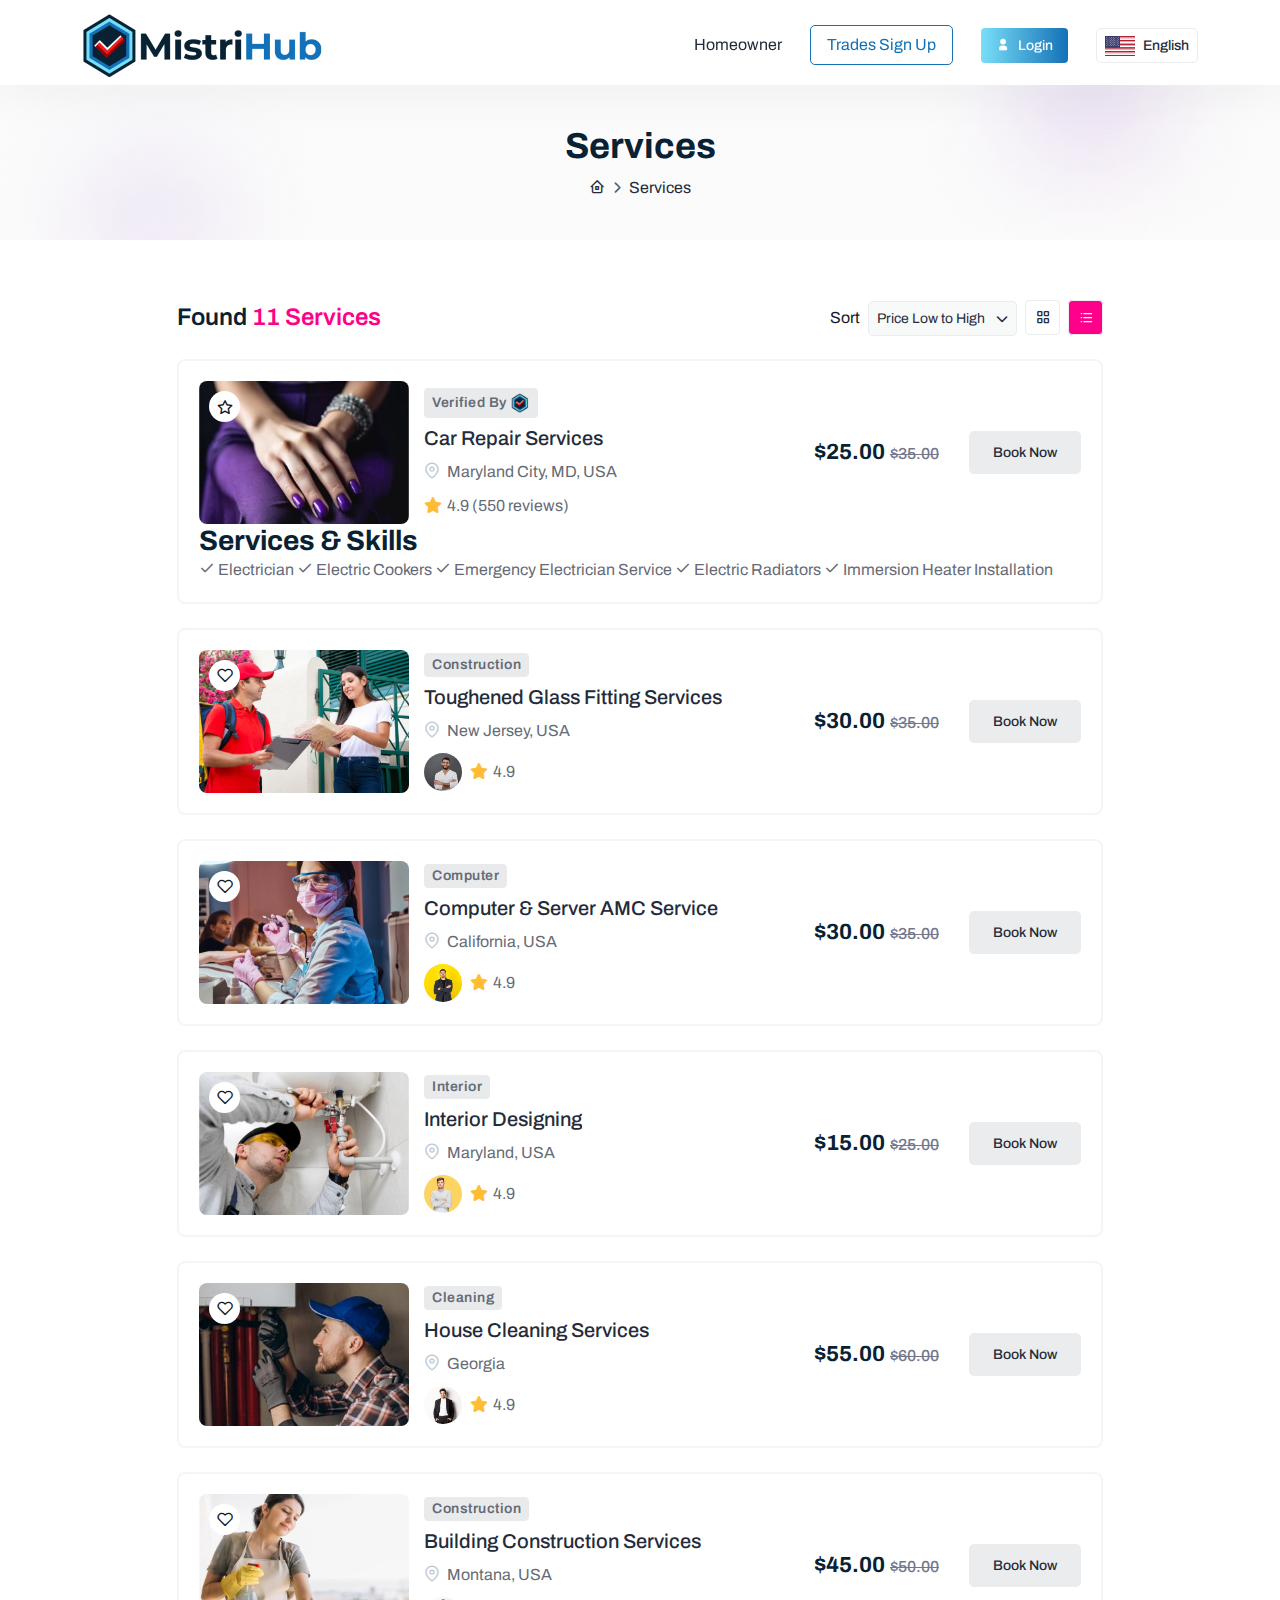
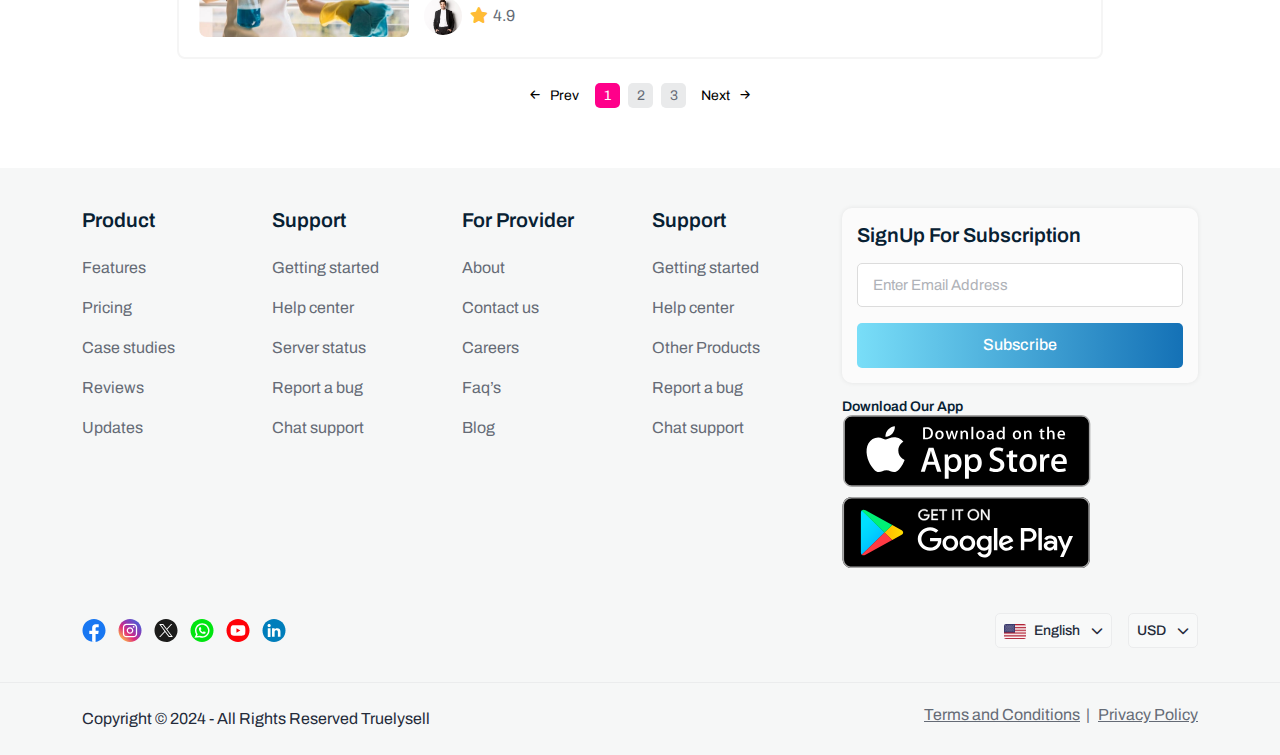
<file: services-list.html>
<!DOCTYPE html>
<html lang="en">

<head>
    <meta charset="UTF-8">
    <meta name="viewport" content="width=device-width, initial-scale=1.0">
    <title>Category Detail Page | Mistri Hub</title>

    <!-- Favicon -->
    <link rel="shortcut icon" type="image/x-icon" href="assets/img/favicon.png">

    <!-- Aos -->
	<link rel="stylesheet" href="assets/css/animate.css">
	<link rel="stylesheet" href="assets/css/bootstrap.min.css">

	<!-- Tabler Icon CSS -->
	<link rel="stylesheet" href="assets/plugins/tabler-icons/tabler-icons.css">

	<!-- select CSS -->
	<link rel="stylesheet" href="assets/plugins/select2/css/select2.min.css">

	<!-- Rangeslider CSS -->
	 <link rel="stylesheet" href="assets/plugins/ion-rangeslider/css/ion.rangeSlider.css">
	<link rel="stylesheet" href="assets/plugins/ion-rangeslider/css/ion.rangeSlider.min.css">

	<!-- Fontawesome Icon CSS -->
	<link rel="stylesheet" href="assets/plugins/fontawesome/css/fontawesome.min.css">
	<link rel="stylesheet" href="assets/plugins/fontawesome/css/all.min.css">

	<!-- Owlcarousel CSS -->
	<link rel="stylesheet" href="assets/plugins/owlcarousel/owl.carousel.min.css">
	<link rel="stylesheet" href="assets/css/feather.css">

	<!-- Style CSS -->
	<link rel="stylesheet" href="assets/css/style.css">

	<style>
		.job-star {
    top: 50px !important;
    /* left: 46px !important; */
}
	</style>

</head>
<body>
    
  	 <!-- Header -->
	<header class="header header-new">
		<div class="container">
			<nav class="navbar navbar-expand-lg header-nav">
				<div class="navbar-header">
					<a id="mobile_btn" href="#">
						<span class="bar-icon">
							<span></span>
							<span></span>
							<span></span>
						</span>
					</a>
					<a href="index.html" class="navbar-brand logo">
						<img src="assets/img/main-logo.png" class="img-fluid" alt="Logo">
					</a>
					<a href="index.html" class="navbar-brand logo-small">
						<img src="assets/img/favicon.png" class="img-fluid" alt="Logo">
					</a>
				</div>
				<div class="main-menu-wrapper">
					<div class="menu-header">
						<a href="index.html" class="menu-logo">
							<img src="assets/img/side-logo.png" class="img-fluid" alt="Logo">
						</a>
						<a id="menu_close" class="menu-close" href="javascript:void(0);"> <i
								class="fas fa-times"></i></a>
					</div>
					<ul class="main-nav align-items-lg-center main-menu-desk">
						<li class="has-submenu">
							<a href="homeowner-signup.html">Homeowner </a>
						</li>
						<li class="has-submenu">
							<a href="about-us.html">About Us </a>
						</li>
						<li class="has-submenu">
							<a href="contact-us.html">Contact Us</a>
						</li>
					</ul>
				</div>
				<ul class="nav header-navbar-rht">
					<li class="nav-item">
						<a href="homeowner-signup.html">Homeowner</a>
					</li>
					<li class="nav-item">
						<a href="trades-signup-details.html">Trades Sign Up</a>
					</li>
					<li class="nav-item">
						<a class="nav-link btn btn-linear-primary desk-acct-icon" href="login.html"><i
								class="ti ti-user-filled me-2"></i>Login</a>
						<a href="login.html" class="mob-acct-icon"><i class="ti ti-user-filled me-2"></i></a>
					</li>
					<li class="nav-item">
						<div class="dropdown translate">
							<a href="javascript:void(0);" class="dropdown-toggle fw-medium trans"
								data-bs-toggle="dropdown">
								<img src="assets/img/flags/us.png" class="flag me-2" alt="flag">English
							</a>
							<ul class="dropdown-menu">
								<li><a class="dropdown-item" href="javascript:void(0);"><img
											src="assets/img/flags/us.png" class="flag me-2" alt="flag">English</a></li>
								<li><a class="dropdown-item" href="javascript:void(0);"><img
											src="assets/img/flags/jp.png" class="flag me-2" alt="flag">Urdu </a></li>
							</ul>
						</div>
					</li>
				</ul>
			</nav>
		</div>
	</header>
	<!-- /Header -->

    <!-- Breadcrumb -->
	<div class="breadcrumb-bar text-center">
		<div class="container">
			<div class="row">
				<div class="col-md-12 col-12">
					<h2 class="breadcrumb-title mb-2">Services</h2>
					<nav aria-label="breadcrumb">
						<ol class="breadcrumb justify-content-center mb-0">
							<li class="breadcrumb-item"><a href="index.html"><i class="ti ti-home-2"></i></a></li>
							<li class="breadcrumb-item active" aria-current="page">Services</li>
						</ol>
					</nav>
				</div>
			</div>
			<div class="breadcrumb-bg">
				<img src="assets/img/bg/breadcrumb-bg-01.png" class="breadcrumb-bg-1" alt="Img">
				<img src="assets/img/bg/breadcrumb-bg-02.png" class="breadcrumb-bg-2" alt="Img">
			</div>
		</div>
	</div>
	<!-- /Breadcrumb -->

    <!-- Page Wrapper -->
     <div class="page-wrapper">
        <div class="content">
            <div class="container">
                <div class="row justify-content-center">
                    
					<div class="col-xl-10 col-lg-10">
						<div class="d-flex justify-content-between align-items-center flex-wrap mb-4">
							<h4 >Found <span class="text-primary">11 Services</span></h4>
							<div class="d-flex align-items-center">
								<span class="text-dark me-2">Sort</span>
								<div class="dropdown me-2">
									<a href="javascript:void(0);" class="dropdown-toggle bg-light-300 " data-bs-toggle="dropdown">
										Price Low to High
									</a>
									<div class="dropdown-menu">
										<a href="javascript:void(0);" class="dropdown-item active">Price Low to High</a>
										<a href="javascript:void(0);" class="dropdown-item">Price High to Low</a>
									</div>
								</div>
								<a href="services-grid.html" class="tags d-flex justify-content-center align-items-center rounded me-2"><i class="ti ti-layout-grid"></i></a>
								<a href="services-list.html" class="tags d-flex justify-content-center align-items-center border bg-primary rounded"><i class="ti ti-list"></i></a>
							</div>
						</div>
						<div class="row">
							<div class="col-md-12">
						
								<!-- Service List -->
								<div class="service-list">
									<div class="service-cont">
										<div class="service-cont-img">
											<a href="service-details.html">
												<img class="img-fluid serv-img" alt="Service Image" src="assets/img/services/service-04.jpg">
											</a>
											<div class="fav-item">
												<a href="javascript:void(0)" class="fav-icon">
													<i class="feather-star"></i>
												</a>
											</div>
											
										</div>
										<div class="service-cont-info">
											<span class="badge bg-light fs-14 mb-2">Verified by <img src="assets/img/favicon.png" height="20px" width="20px" alt=""></span>
											<h3 class="title">
												<a href="service-details.html">Car Repair Services</a>
											</h3>
											<p><i class="feather-map-pin"></i>Maryland City, MD, USA</p>
											<div class="service-pro-img">
												<span><i class="fas fa-star filled"></i>4.9 (550 reviews)</span>
											</div>
										</div>
									</div>
									
									<div class="service-action">
										<h6>$25.00<span class="old-price">$35.00</span></h6>
										<a href="booking.html" class="btn btn-light">Book Now</a>
									</div>
									<div class="service-skill">
										<h3>Services & Skills</h3>
										<span><i class="feather-check"></i> Electrician</span>
										<span><i class="feather-check"></i> Electric Cookers</span>
										<span><i class="feather-check"></i> Emergency Electrician Service</span> 
										<span><i class="feather-check"></i> Electric Radiators</span>
										<span><i class="feather-check"></i> Immersion Heater Installation</span>
										
									</div>
								</div>
								<!-- /Service List -->
							
								<!-- Service List -->
								<div class="service-list">
									<div class="service-cont">
										<div class="service-cont-img">
											<a href="service-details.html">
												<img class="img-fluid serv-img" alt="Service Image" src="assets/img/services/service-02.jpg">
											</a>
											<div class="fav-item">
												<a href="javascript:void(0)" class="fav-icon">
													<i class="feather-heart"></i>
												</a>
											</div>
										</div>
										<div class="service-cont-info">
											<span class="badge bg-light fs-14 mb-2">Construction</span>
											<h3 class="title">
												<a href="service-details.html">Toughened Glass Fitting Services</a>
											</h3>
											<p><i class="feather-map-pin"></i>New Jersey, USA</p>
											<div class="service-pro-img">
												<img src="assets/img/profiles/avatar-02.jpg" alt="User">
												<span><i class="fas fa-star filled"></i>4.9</span>
											</div>
										</div>
									</div>
									<div class="service-action">
										<h6>$30.00<span class="old-price">$35.00</span></h6>
										<a href="booking.html" class="btn btn-light">Book Now</a>
									</div>
								</div>
								<!-- /Service List -->
							
								<!-- Service List -->
								<div class="service-list">
									<div class="service-cont">
										<div class="service-cont-img">
											<a href="service-details.html">
												<img class="img-fluid serv-img" alt="Service Image" src="assets/img/services/service-06.jpg">
											</a>
											<div class="fav-item">
												<a href="javascript:void(0)" class="fav-icon">
													<i class="feather-heart"></i>
												</a>
											</div>
										</div>
										<div class="service-cont-info">
											<span class="badge bg-light fs-14 mb-2">Computer</span>
											<h3 class="title">
												<a href="service-details.html">Computer &amp; Server AMC Service</a>
											</h3>
											<p><i class="feather-map-pin"></i>California, USA</p>
											<div class="service-pro-img">
												<img src="assets/img/profiles/avatar-05.jpg" alt="User">
												<span><i class="fas fa-star filled"></i>4.9</span>
											</div>
										</div>
									</div>
									<div class="service-action">
										<h6>$30.00<span class="old-price">$35.00</span></h6>
										<a href="booking.html" class="btn btn-light">Book Now</a>
									</div>
								</div>
								<!-- /Service List -->
							
								<!-- Service List -->
								<div class="service-list">
									<div class="service-cont">
										<div class="service-cont-img">
											<a href="service-details.html">
												<img class="img-fluid serv-img" alt="Service Image" src="assets/img/services/service-07.jpg">
											</a>
											<div class="fav-item">
												<a href="javascript:void(0)" class="fav-icon">
													<i class="feather-heart"></i>
												</a>
											</div>
										</div>
										<div class="service-cont-info">
											<span class="badge bg-light fs-14 mb-2">Interior</span>
											<h3 class="title">
												<a href="service-details.html">Interior Designing</a>
											</h3>
											<p><i class="feather-map-pin"></i>Maryland, USA</p>
											<div class="service-pro-img">
												<img src="assets/img/profiles/avatar-06.jpg" alt="User">
												<span><i class="fas fa-star filled"></i>4.9</span>
											</div>
										</div>
									</div>
									<div class="service-action">
										<h6>$15.00<span class="old-price">$25.00</span></h6>
										<a href="booking.html" class="btn btn-light">Book Now</a>
									</div>
								</div>
								<!-- /Service List -->
							
								<!-- Service List -->
								<div class="service-list">
									<div class="service-cont">
										<div class="service-cont-img">
											<a href="service-details.html">
												<img class="img-fluid serv-img" alt="Service Image" src="assets/img/services/service-09.jpg">
											</a>
											<div class="fav-item">
												<a href="javascript:void(0)" class="fav-icon">
													<i class="feather-heart"></i>
												</a>
											</div>
										</div>
										<div class="service-cont-info">
											<span class="badge bg-light fs-14 mb-2">Cleaning</span>
											<h3 class="title">
												<a href="service-details.html">House Cleaning Services</a>
											</h3>
											<p><i class="feather-map-pin"></i>Georgia</p>
											<div class="service-pro-img">
												<img src="assets/img/profiles/avatar-09.jpg" alt="User">
												<span><i class="fas fa-star filled"></i>4.9</span>
											</div>
										</div>
									</div>
									<div class="service-action">
										<h6>$55.00<span class="old-price">$60.00</span></h6>
										<a href="booking.html" class="btn btn-light">Book Now</a>
									</div>
								</div>
								<!-- /Service List -->
							
								<!-- Service List -->
								<div class="service-list">
									<div class="service-cont">
										<div class="service-cont-img">
											<a href="service-details.html">
												<img class="img-fluid serv-img" alt="Service Image" src="assets/img/services/service-10.jpg">
											</a>
											<div class="fav-item">
												<a href="javascript:void(0)" class="fav-icon">
													<i class="feather-heart"></i>
												</a>
											</div>
										</div>
										<div class="service-cont-info">
											<span class="badge bg-light fs-14 mb-2">Construction</span>
											<h3 class="title">
												<a href="service-details.html">Building Construction Services</a>
											</h3>
											<p><i class="feather-map-pin"></i>Montana, USA</p>
											<div class="service-pro-img">
												<img src="assets/img/profiles/avatar-09.jpg" alt="User">
												<span><i class="fas fa-star filled"></i>4.9</span>
											</div>
										</div>
									</div>
									<div class="service-action">
										<h6>$45.00<span class="old-price">$50.00</span></h6>
										<a href="booking.html" class="btn btn-light">Book Now</a>
									</div>
								</div>
								<!-- /Service List -->
							
							</div>
						</div>
						<nav aria-label="Page navigation">
							<ul class="paginations d-flex justify-content-center align-items-center">
							  <li class="page-item me-3">
								<a class="page-link"><i class="ti ti-arrow-left me-2"></i>Prev</a>
							  </li>
							  <li class="page-item me-2"><a class="page-link-1 active d-flex justify-content-center align-items-center " href="javascript:void(0);">1</a></li>
							  <li class="page-item me-2"><a class="page-link-1 d-flex justify-content-center align-items-center " href="javascript:void(0);">2</a></li>
							  <li class="page-item me-3"><a class="page-link-1 d-flex justify-content-center align-items-center " href="javascript:void(0);">3</a></li>
							  <li class="page-item ">
								<a class="page-link" href="javascript:void(0);">Next<i class="ti ti-arrow-right ms-2"></i></a>
							  </li>
							</ul>
						  </nav>
					</div>
                </div>
            </div>
        </div>
     </div>
     <!-- /Page Wrapper -->

     <!-- Footer -->
	 <footer>
		<div class="footer-top">
			<div class="container">
				<div class="row">
					<div class="col-md-6 col-xl-2">
						<div class="footer-widget">
							<h5 class="mb-4">Product</h5>
							<ul class="footer-menu">
								<li>
									<a href="javascript:void(0);">Features</a>
								</li>
								<li>
									<a href="javascript:void(0);">Pricing</a>
								</li>
								<li>
									<a href="javascript:void(0);">Case studies</a>
								</li>
								<li>
									<a href="javascript:void(0);">Reviews</a>
								</li>
								<li>
									<a href="javascript:void(0);">Updates</a>
								</li>
							</ul>
						</div>
					</div>
					<div class="col-md-6 col-xl-2">
						<div class="footer-widget">
							<h5 class="mb-4">Support</h5>
							<ul class="footer-menu">
								<li>
									<a href="javascript:void(0);">Getting started</a>
								</li>
								<li>
									<a href="javascript:void(0);">Help center</a>
								</li>
								<li>
									<a href="javascript:void(0);">Server status</a>
								</li>
								<li>
									<a href="javascript:void(0);">Report a bug</a>
								</li>
								<li>
									<a href="javascript:void(0);">Chat support</a>
								</li>
							</ul>
						</div>
					</div>
					<div class="col-md-6 col-xl-2">
						<div class="footer-widget">
							<h5 class="mb-4">For Provider</h5>
							<ul class="footer-menu">
								<li>
									<a href="about-us.html">About</a>
								</li>
								<li>
									<a href="contact-us.html">Contact us</a>
								</li>
								<li>
									<a href="javascript:void(0);">Careers</a>
								</li>
								<li>
									<a href="faq.html">Faq’s</a>
								</li>
								<li>
									<a href="blogs.html">Blog</a>
								</li>
							</ul>
						</div>
					</div>
					<div class="col-md-6 col-xl-2">
						<div class="footer-widget">
							<h5 class="mb-4">Support</h5>
							<ul class="footer-menu">
								<li>
									<a href="javascript:void(0);">Getting started</a>
								</li>
								<li>
									<a href="javascript:void(0);">Help center</a>
								</li>
								<li>
									<a href="javascript:void(0);">Other Products</a>
								</li>
								<li>
									<a href="javascript:void(0);">Report a bug</a>
								</li>
								<li>
									<a href="javascript:void(0);">Chat support</a>
								</li>
							</ul>
						</div>
					</div>
					<div class="col-md-6 col-xl-4">
						<div class="footer-widget">
							<div class="card bg-light-200 border-0 mb-3">
								<div class="card-body">
									<h5 class="mb-3">SignUp For Subscription</h5>
									<div class="mb-3">
										<input type="text" class="form-control" placeholder="Enter Email Address">
									</div>
									<button type="submit" class="btn btn-linear-primary btn-lg w-100">Subscribe</button>
								</div>
							</div>
							<div class="d-flex align-items-center flex-wrap">
								<h6 class="fs-14 me-2">Download Our App</h6>
								<img src="assets/img/icons/app-store.svg" class="me-2" alt="img">
								<img src="assets/img/icons/goolge-play.svg" class="me-2" alt="img">
							</div>
						</div>
					</div>
				</div>
				<div class="d-flex align-items-center justify-content-between flex-wrap mt-3">					
					<ul class="social-icon mb-3">
						<li>
							<a href="javascript:void(0);"><img src="assets/img/icons/fb.svg" class="img" alt="icon"></a>
						</li>
						<li>
							<a href="javascript:void(0);"><img src="assets/img/icons/instagram.svg" class="img" alt="icon"></a>
						</li>
						<li>
							<a href="javascript:void(0);"><img src="assets/img/icons/twitter.svg" class="img" alt="icon"></a>
						</li>
						<li>
							<a href="javascript:void(0);"><img src="assets/img/icons/whatsapp.svg" class="img" alt="icon"></a>
						</li>
						<li>
							<a href="javascript:void(0);"><img src="assets/img/icons/youtube.svg" class="img" alt="icon"></a>
						</li>
						<li>
							<a href="javascript:void(0);"><img src="assets/img/icons/linkedin.svg" class="img" alt="icon"></a>
						</li>
					</ul>
					<div class="d-flex align-items-center">
						<div class="dropdown me-3 mb-3">
							<a href="javascript:void(0);" class="dropdown-toggle bg-light-300 fw-medium" data-bs-toggle="dropdown">
								<img src="assets/img/flags/us.png" class="flag me-2" alt="Flag">English
							</a>
							<ul class="dropdown-menu">
								<li><a class="dropdown-item" href="javascript:void(0);"><img src="assets/img/flags/us.png" class="flag me-2" alt="Flag">English</a></li>
								<li><a class="dropdown-item" href="javascript:void(0);"><img src="assets/img/flags/jp.png" class="flag me-2" alt="Flag">Japanese</a></li>
								<li><a class="dropdown-item" href="javascript:void(0);"><img src="assets/img/flags/cn.png" class="flag me-2" alt="Flag">Chinese</a></li>
							</ul>
						</div>
						<div class="dropdown mb-3">
							<a href="javascript:void(0);" class="dropdown-toggle bg-light-300 fw-medium" data-bs-toggle="dropdown">
								USD
							</a>
							<ul class="dropdown-menu">
								<li><a class="dropdown-item" href="javascript:void(0);">USD</a></li>
								<li><a class="dropdown-item" href="javascript:void(0);">EURO</a></li>
								<li><a class="dropdown-item" href="javascript:void(0);">YEN</a></li>
							</ul>
						</div>
					</div>
				</div>
			</div>
		</div>
		<!-- Footer Bottom -->
		<div class="footer-bottom">
			<div class="container">
				<div class="row">
					<div class="col-md-12">
						<div class="d-flex align-items-center justify-content-between flex-wrap">
							<p class="mb-2">Copyright &copy; 2024 - All Rights Reserved Truelysell</p>
							<ul class="menu-links mb-2">
								<li>
									<a href="javascript:void(0);"> Terms and Conditions</a>
								</li>
								<li>
									<a href="javascript:void(0);">Privacy Policy</a>
								</li>
							</ul>
						</div>
					</div>
				</div>
			</div>
		</div>
		<!-- /Footer Bottom -->
			
	</footer>
	<!-- /Footer -->

    <!-- Cursor -->
	<div class="xb-cursor tx-js-cursor">
        <div class="xb-cursor-wrapper">
            <div class="xb-cursor--follower xb-js-follower"></div>
        </div>
    </div>
	<!-- /Cursor -->

	<!-- Jquery JS -->
	<script src="assets/js/jquery-3.7.1.min.js" type="182d6f3324a5fc8b79c59333-text/javascript"></script>

	<!-- Bootstrap JS -->
	<script src="assets/js/bootstrap.bundle.min.js" type="182d6f3324a5fc8b79c59333-text/javascript"></script>

	<!-- Wow JS -->
	<script src="assets/js/wow.min.js" type="182d6f3324a5fc8b79c59333-text/javascript"></script>

	<!-- select JS -->
	<script src="assets/plugins/select2/js/select2.min.js" type="182d6f3324a5fc8b79c59333-text/javascript"></script>

	<!-- Ckeditor Js -->
	<script src="assets/plugins/ckeditor/ckeditor.js" type="182d6f3324a5fc8b79c59333-text/javascript"></script>

	<!-- Sticky Sidebar JS -->
	<script src="assets/plugins/theia-sticky-sidebar/ResizeSensor.js" type="182d6f3324a5fc8b79c59333-text/javascript"></script>
	<script src="assets/plugins/theia-sticky-sidebar/theia-sticky-sidebar.js" type="182d6f3324a5fc8b79c59333-text/javascript"></script>

	<!-- Rangeslider JS -->
	<script src="assets/plugins/ion-rangeslider/js/ion.rangeSlider.js" type="182d6f3324a5fc8b79c59333-text/javascript"></script>
	<script src="assets/plugins/ion-rangeslider/js/custom-rangeslider.js" type="182d6f3324a5fc8b79c59333-text/javascript"></script>
	<script src="assets/plugins/ion-rangeslider/js/ion.rangeSlider.min.js" type="182d6f3324a5fc8b79c59333-text/javascript"></script>

	<!-- Owlcarousel Js -->
	<script src="assets/plugins/owlcarousel/owl.carousel.min.js" type="182d6f3324a5fc8b79c59333-text/javascript"></script>

	<!-- counterup JS -->
	<script src="assets/js/cursor.js" type="182d6f3324a5fc8b79c59333-text/javascript"></script>
	
	<!-- Script JS -->
	<script src="assets/js/script.js" type="182d6f3324a5fc8b79c59333-text/javascript"></script>
<script src="../../cdn-cgi/scripts/7d0fa10a/cloudflare-static/rocket-loader.min.js" data-cf-settings="182d6f3324a5fc8b79c59333-|49" defer></script><script defer src="https://static.cloudflareinsights.com/beacon.min.js/vcd15cbe7772f49c399c6a5babf22c1241717689176015" integrity="sha512-ZpsOmlRQV6y907TI0dKBHq9Md29nnaEIPlkf84rnaERnq6zvWvPUqr2ft8M1aS28oN72PdrCzSjY4U6VaAw1EQ==" data-cf-beacon='{"rayId":"92e7fcc54dba90b0","version":"2025.3.0","serverTiming":{"name":{"cfExtPri":true,"cfL4":true,"cfSpeedBrain":true,"cfCacheStatus":true}},"token":"3ca157e612a14eccbb30cf6db6691c29","b":1}' crossorigin="anonymous"></script>
</body>

<!-- Mirrored from truelysell.dreamstechnologies.com/html/template/services-list.html by HTTrack Website Copier/3.x [XR&CO'2014], Fri, 11 Apr 2025 05:23:17 GMT -->
</html>
</file>
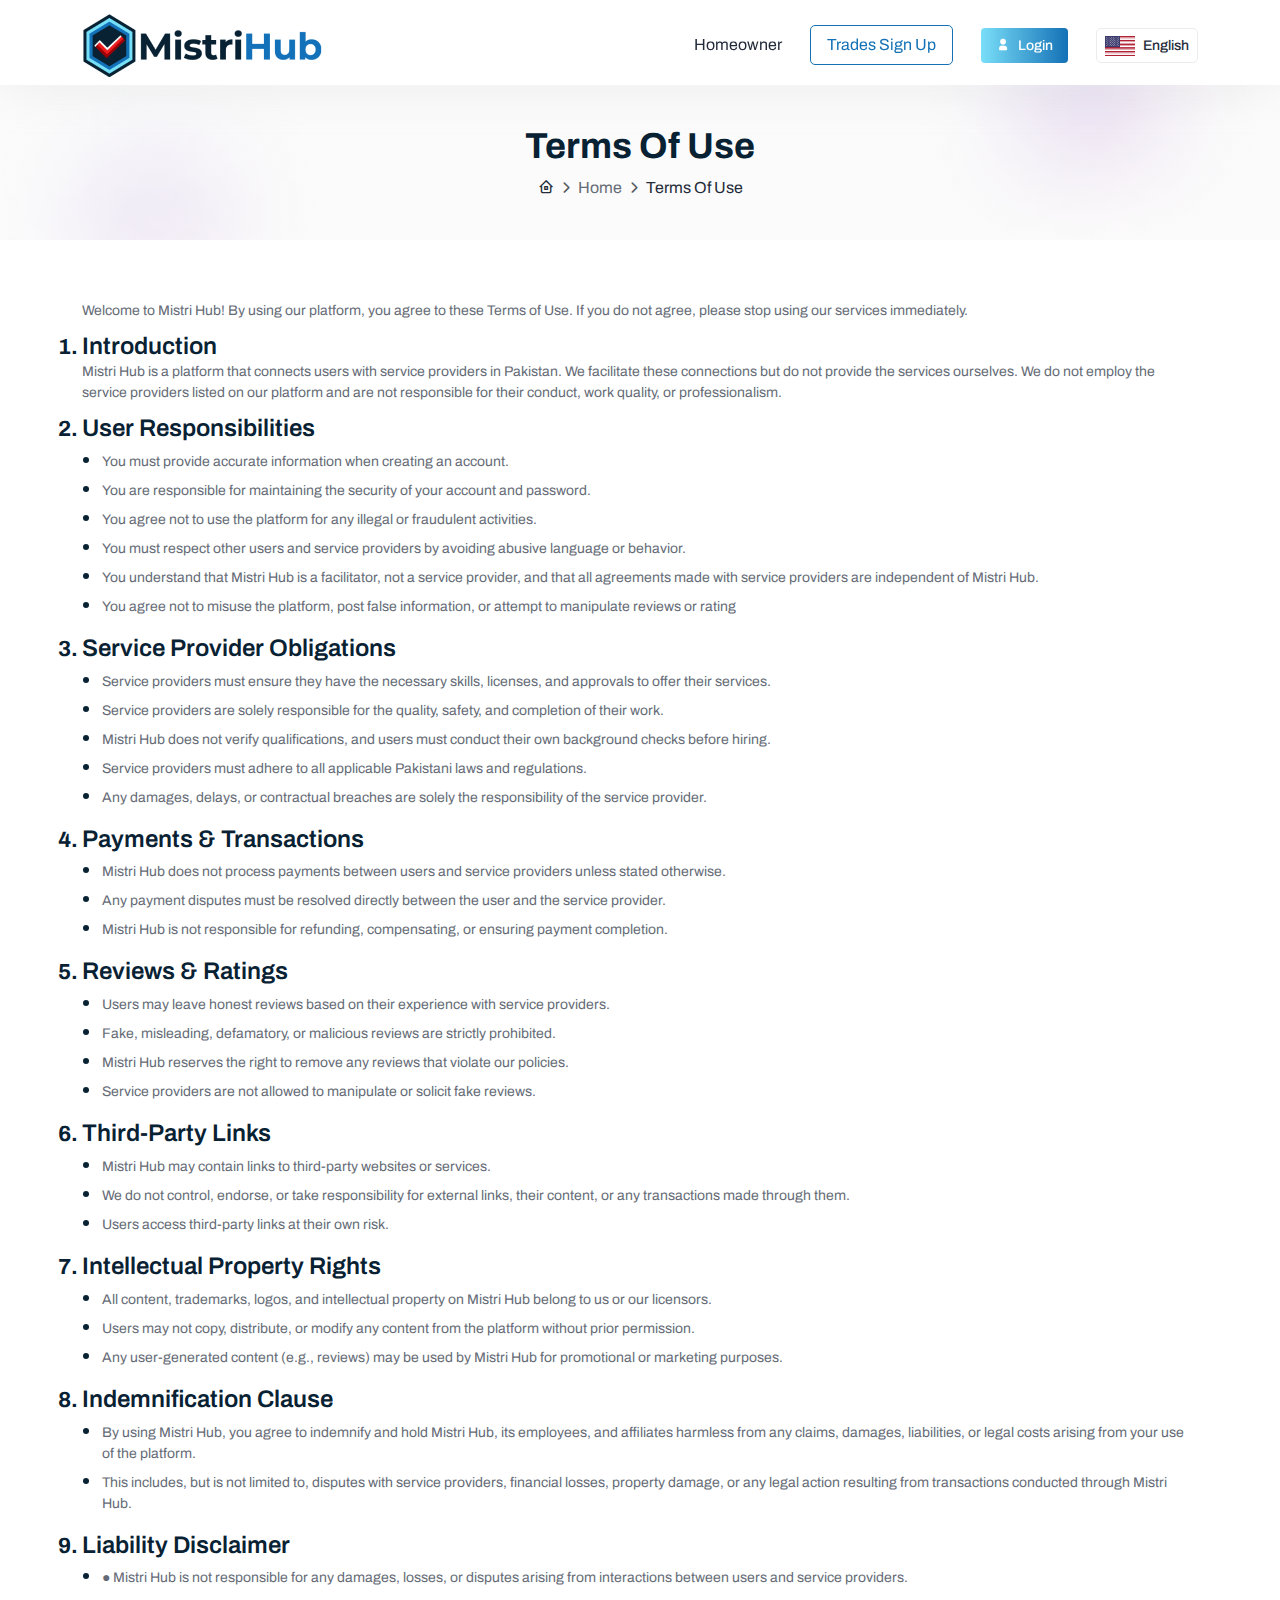
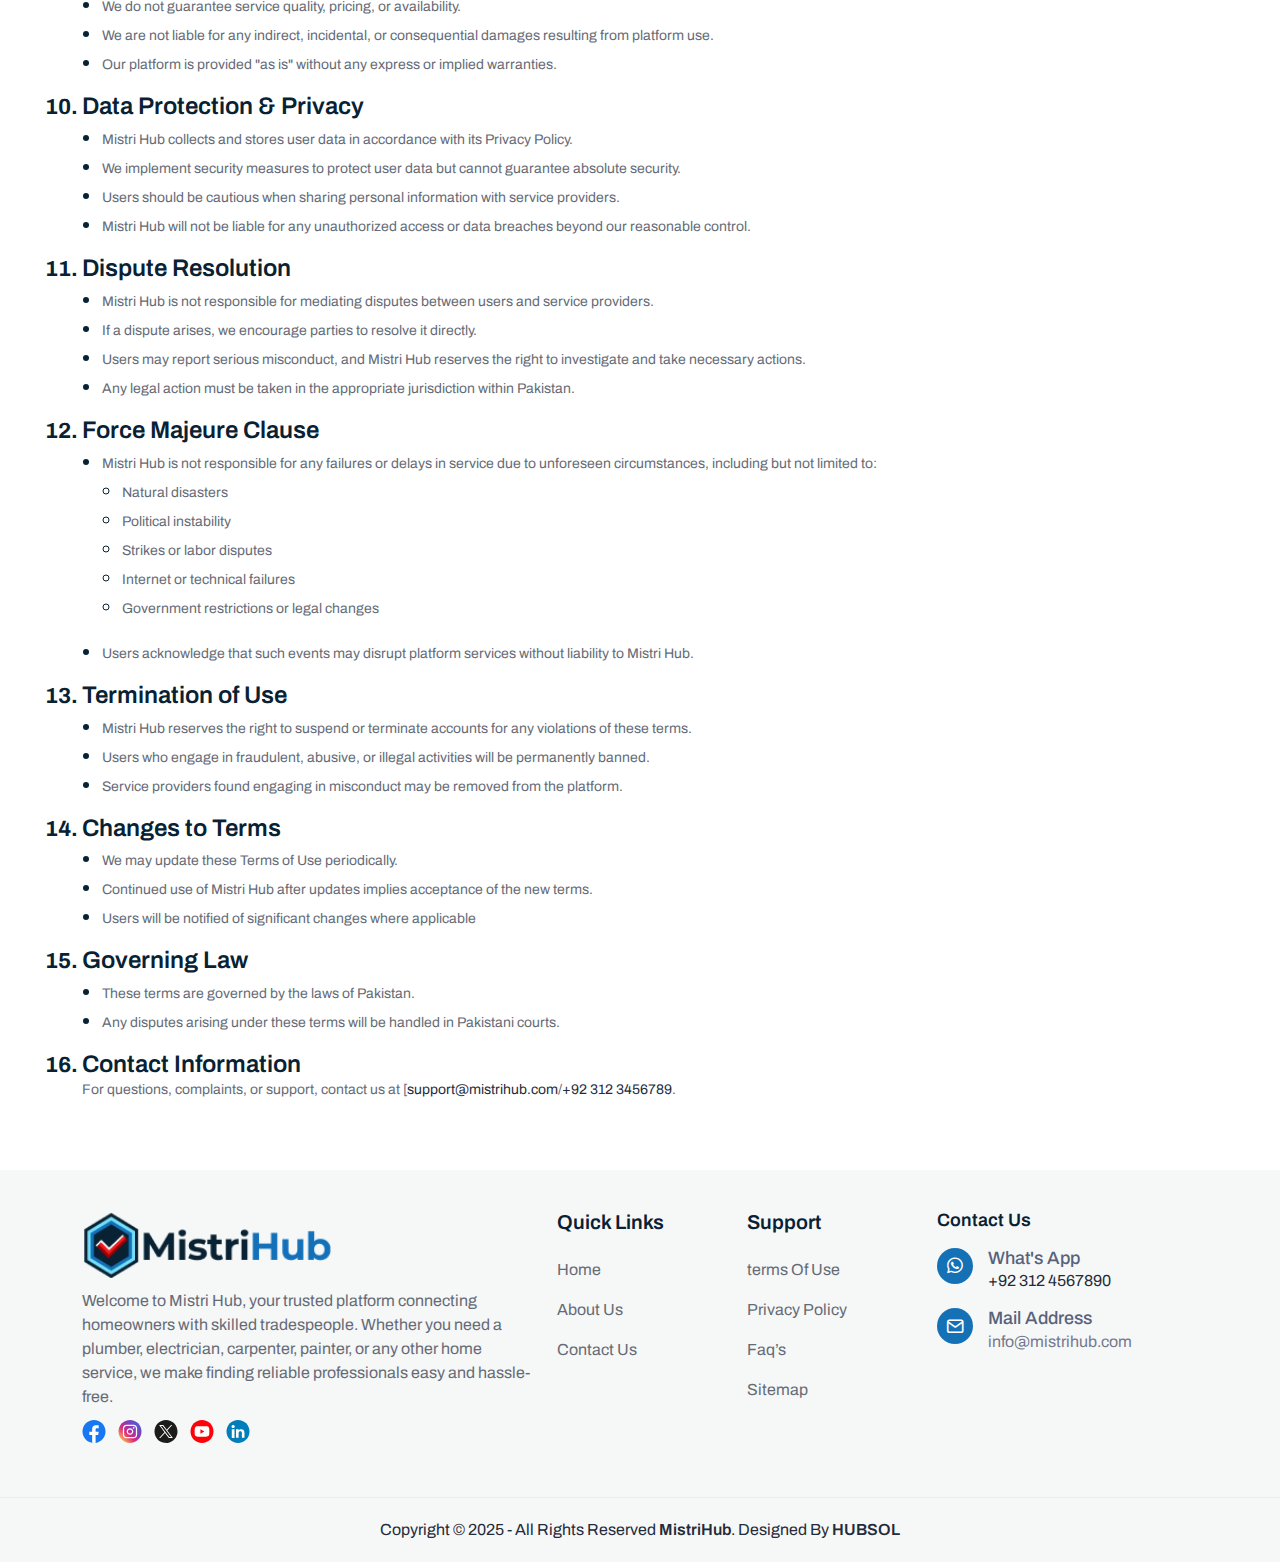
<file: terms-use.html>
<!DOCTYPE html>
<html lang="en">

	<head>
		<meta charset="UTF-8">
		<meta name="viewport" content="width=device-width, initial-scale=1.0">
		<title>MistriHub | Terms Of Use</title>

		<!-- Favicon -->
		<link rel="shortcut icon" type="image/x-icon" href="assets/img/favicon.png">

		<!-- Bootstrap CSS -->
		<link rel="stylesheet" href="assets/css/bootstrap.min.css">

		<!-- Tabler Icon CSS -->
		<link rel="stylesheet" href="assets/plugins/tabler-icons/tabler-icons.css">

		<!-- Fontawesome Icon CSS -->
		<link rel="stylesheet"
			href="assets/plugins/fontawesome/css/fontawesome.min.css">
		<link rel="stylesheet" href="assets/plugins/fontawesome/css/all.min.css">
		<link rel="stylesheet" href="assets/css/feather.css">

		<!-- Style CSS -->
		<link rel="stylesheet" href="assets/css/style.css">

	</head>

	<body>

		<div class="main-wrapper">

			<!-- Header -->
			<header class="header header-new">
				<div class="container">
					<nav class="navbar navbar-expand-lg header-nav">
						<div class="navbar-header">
							<a id="mobile_btn" href="#">
								<span class="bar-icon">
									<span></span>
									<span></span>
									<span></span>
								</span>
							</a>
							<a href="index.html" class="navbar-brand logo">
								<img src="assets/img/main-logo.png" class="img-fluid" alt="Logo">
							</a>
							<a href="index.html" class="navbar-brand logo-small">
								<img src="assets/img/favicon.png" class="img-fluid" alt="Logo">
							</a>
						</div>
						<div class="main-menu-wrapper">
							<div class="menu-header">
								<a href="index.html" class="menu-logo">
									<img src="assets/img/side-logo.png" class="img-fluid" alt="Logo">
								</a>
								<a id="menu_close" class="menu-close" href="javascript:void(0);"> <i
										class="fas fa-times"></i></a>
							</div>
							<ul class="main-nav align-items-lg-center main-menu-desk">
								<li class="has-submenu">
									<a href="homeowner-signup.html">Homeowner </a>
								</li>
								<li class="has-submenu">
									<a href="about-us.html">About Us </a>
								</li>
								<li class="has-submenu">
									<a href="contact-us.html">Contact Us</a>
								</li>
							</ul>
						</div>
						<ul class="nav header-navbar-rht">
							<li class="nav-item">
								<a href="homeowner-signup.html">Homeowner</a>
							</li>
							<li class="nav-item">
								<a href="trades-signup-details.html">Trades Sign Up</a>
							</li>
							<li class="nav-item">
								<a class="nav-link btn btn-linear-primary desk-acct-icon" href="login.html"><i
										class="ti ti-user-filled me-2"></i>Login</a>
								<a href="login.html" class="mob-acct-icon"><i
										class="ti ti-user-filled me-2"></i></a>
							</li>
							<li class="nav-item">
								<div class="dropdown translate">
									<a href="javascript:void(0);" class="dropdown-toggle fw-medium trans"
										data-bs-toggle="dropdown">
										<img src="assets/img/flags/us.png" class="flag me-2"
											alt="flag">English
									</a>
									<ul class="dropdown-menu">
										<li><a class="dropdown-item" href="javascript:void(0);"><img
													src="assets/img/flags/us.png" class="flag me-2"
													alt="flag">English</a></li>
										<li><a class="dropdown-item" href="javascript:void(0);"><img
													src="assets/img/flags/jp.png" class="flag me-2" alt="flag">Urdu
											</a></li>
									</ul>
								</div>
							</li>
						</ul>
					</nav>
				</div>
			</header>
			<!-- /Header -->

			<!-- Breadcrumb -->
			<div class="breadcrumb-bar text-center">
				<div class="container">
					<div class="row">
						<div class="col-md-12 col-12">
							<h2 class="breadcrumb-title mb-2">Terms Of Use</h2>
							<nav aria-label="breadcrumb">
								<ol class="breadcrumb justify-content-center mb-0">
									<li class="breadcrumb-item"><a href="index.html"><i
												class="ti ti-home-2"></i></a></li>
									<li class="breadcrumb-item">Home</li>
									<li class="breadcrumb-item active" aria-current="page">Terms Of
										Use</li>
								</ol>
							</nav>
						</div>
					</div>
					<div class="breadcrumb-bg">
						<img src="assets/img/bg/breadcrumb-bg-01.png" class="breadcrumb-bg-1"
							alt="Img">
						<img src="assets/img/bg/breadcrumb-bg-02.png" class="breadcrumb-bg-2"
							alt="Img">
					</div>
				</div>
			</div>
			<!-- /Breadcrumb -->

			<!-- Page Wrapper -->
			<div class="page-wrapper">
				<div class="content">
					<div class="container">
						<div class="row">

							<!-- Terms & Conditions -->
							<div class="col-md-12">
								<div class="terms-content privacy-cont">
									<p>
										Welcome to Mistri Hub! By using our platform, you agree to these Terms
										of Use. If
										you do not agree, please stop using our services immediately.
									</p>
									<ol>
										<li>
											<h4>Introduction</h4>
											<p>
												Mistri Hub is a platform that connects users with service providers
												in Pakistan. We
												facilitate these connections but do not provide the services
												ourselves. We do not
												employ the service providers listed on our platform and are not
												responsible for their
												conduct, work quality, or professionalism.
											</p>
										</li>
										<li>
											<h4>User Responsibilities</h4>
											<ul>
												<li>
													You must provide accurate information when creating an account.
												</li>
												<li>
													You are responsible for maintaining the security of your account and
password.
												</li>
												<li>
													You agree not to use the platform for any illegal or fraudulent activities.
												</li>
												<li>
													You must respect other users and service providers by avoiding abusive
language or behavior.
												</li>
												<li>
													You understand that Mistri Hub is a facilitator, not a service provider, and that
all agreements made with service providers are independent of Mistri Hub.
												</li>
												<li>
													You agree not to misuse the platform, post false information, or attempt to
manipulate reviews or rating
												</li>
											</ul>
										</li>
										<li>
											<h4>Service Provider Obligations</h4>
											<ul>
												<li>
													Service providers must ensure they have the necessary skills, licenses, and
approvals to offer their services.
												</li>
												<li>
													Service providers are solely responsible for the quality, safety, and completion
of their work.
												</li>
												<li>
													Mistri Hub does not verify qualifications, and users must conduct their own
background checks before hiring.
												</li>
												<li>
													Service providers must adhere to all applicable Pakistani laws and
regulations.
												</li>
												<li>
													Any damages, delays, or contractual breaches are solely the responsibility of
the service provider.
												</li>
											</ul>
										</li>
										<li>
											<h4> Payments & Transactions
											</h4>
											<ul>
												<li>
													Mistri Hub does not process payments between users and service providers
unless stated otherwise.
												</li>
												<li>
													Any payment disputes must be resolved directly between the user and the
service provider.
												</li>
												<li>
													Mistri Hub is not responsible for refunding, compensating, or ensuring
payment completion.
												</li>
											</ul>
										</li>
										<li>
											<h4>Reviews & Ratings</h4>
											<ul>
												<li>
													Users may leave honest reviews based on their experience with service providers.
												</li>
												<li>
													Fake, misleading, defamatory, or malicious reviews are strictly prohibited.
												</li>
												<li>
													Mistri Hub reserves the right to remove any reviews that violate our policies.
												</li>
												<li>
													Service providers are not allowed to manipulate or solicit fake reviews.
												</li>
											</ul>
										</li>
										<li>
											<h4>Third-Party Links</h4>
											<ul>
												<li>
													Mistri Hub may contain links to third-party websites or services.
												</li>
												<li>
													We do not control, endorse, or take responsibility for external links, their content, or any transactions made through them.
												</li>
												<li>
													Users access third-party links at their own risk.
												</li>
											</ul>
										</li>
										<li>
											<h4>Intellectual Property Rights</h4>
											<ul>
												<li>
													All content, trademarks, logos, and intellectual property on Mistri Hub belong
to us or our licensors.
												</li>
												<li>
													Users may not copy, distribute, or modify any content from the platform
without prior permission.
												</li>
												<li>
													Any user-generated content (e.g., reviews) may be used by Mistri Hub for
promotional or marketing purposes.
												</li>
											</ul>
										</li>
										<li>
											<h4>Indemnification Clause</h4>
											<ul>
												<li>
													By using Mistri Hub, you agree to indemnify and hold Mistri Hub, its employees, and affiliates harmless from any claims, damages, liabilities, or legal costs arising from your use of the platform.
												</li>
												<li>
													This includes, but is not limited to, disputes with service providers, financial
losses, property damage, or any legal action resulting from transactions
conducted through Mistri Hub.
												</li>
											</ul>
										</li>
										<li>
											<h4>Liability Disclaimer</h4>
											<ul>
												<li>
													
● Mistri Hub is not responsible for any damages, losses, or disputes arising
from interactions between users and service providers.
												</li>
												<li>
													We do not guarantee service quality, pricing, or availability.
												</li>
												<li>
													We are not liable for any indirect, incidental, or consequential damages
resulting from platform use.
												</li>
												<li>
													Our platform is provided "as is" without any express or implied warranties.
												</li>
											</ul>
										</li>
										<li>
											<h4>Data Protection & Privacy</h4>
											
											<ul>
												<li>
													Mistri Hub collects and stores user data in accordance with its Privacy Policy.
												</li>
												<li>
													We implement security measures to protect user data but cannot guarantee
													absolute security.
												</li>
												<li>
													Users should be cautious when sharing personal information with service
													providers.
												</li>
												<li>
													Mistri Hub will not be liable for any unauthorized access or data breaches
													beyond our reasonable control.
												</li>
											</ul>
										</li>
										<li>
											<h4>Dispute Resolution</h4>
											<ul>
												<li>
													Mistri Hub is not responsible for mediating disputes between users and
													service providers.

												</li>
												<li>
													If a dispute arises, we encourage parties to resolve it directly.
												</li>
												<li>
													Users may report serious misconduct, and Mistri Hub reserves the right to
													investigate and take necessary actions.
												</li>
												<li>
													Any legal action must be taken in the appropriate jurisdiction within Pakistan.
												</li>
											</ul>
										</li>
										<li>
											<h4>Force Majeure Clause</h4>
											<ul>
												<li>
													Mistri Hub is not responsible for any failures or delays in service due to
unforeseen circumstances, including but not limited to:
													<ul>
														<li style="list-style: circle !important;">
															Natural disasters
														</li>
														<li style="list-style: circle !important;">
															Political instability
														</li>
														<li style="list-style: circle !important;">
															Strikes or labor disputes
														</li>
														<li style="list-style: circle !important;">
															Internet or technical failures
														</li>
														<li style="list-style: circle !important;">
															Government restrictions or legal changes
														</li>
													</ul>
												</li>
												<li>
													Users acknowledge that such events may disrupt platform services without
liability to Mistri Hub.
												</li>
											</ul>
										</li>
										<li>
											<h4>Termination of Use</h4>
											<ul>
												<li>
													Mistri Hub reserves the right to suspend or terminate accounts for any
violations of these terms.
												</li>
												<li>
													Users who engage in fraudulent, abusive, or illegal activities will be
permanently banned.
												</li>
												<li>
													Service providers found engaging in misconduct may be removed from the
platform.
												</li>
											</ul>
										</li>
										<li>
											<h4>Changes to Terms</h4>
											<ul>
												<li>
													We may update these Terms of Use periodically.
												</li>
												<li>
													Continued use of Mistri Hub after updates implies acceptance of the new terms.
												</li>
												<li>
													Users will be notified of significant changes where applicable
												</li>
											</ul>
										</li>
										<li>
											<h4>Governing Law</h4>
											<ul>
												<li>	
													These terms are governed by the laws of Pakistan.
												</li>
												<li>
													Any disputes arising under these terms will be handled in Pakistani courts.
												</li>
											</ul>
										</li>
										<li>
											<h4>Contact Information</h4>
											<p>
												For questions, complaints, or support, contact us at [<a href="#">support@mistrihub.com</a>/<a href="#">+92 312 3456789</a>.
											</p>
										</li>
									</ol>
								</div>
							</div>
							<!-- /Terms & Conditions -->

						</div>
					</div>
				</div>
			</div>
			<!-- /Page Wrapper -->

			<!-- Footer -->
			<footer>
				<div class="footer-top">
					<div class="container">
						<div class="row">
							<div class="col-md-6 col-xl-5">
								<div class="footer-widget">
									<img src="assets/img/footer-logo.png" alt>
									<p>
										Welcome to Mistri Hub, your trusted platform connecting homeowners
										with skilled
										tradespeople. Whether you need a plumber, electrician, carpenter,
										painter, or any other
										home service, we make finding reliable professionals easy and
										hassle-free.
									</p>
									<div class="foot-social mt-3">
										<ul class="social-icon">
											<li>
												<a href="#"><img src="assets/img/icons/fb.svg" class="img"
														alt="icon"></a>
											</li>
											<li>
												<a href="#"><img src="assets/img/icons/instagram.svg" class="img"
														alt="icon"></a>
											</li>
											<li>
												<a href="#"><img src="assets/img/icons/twitter.svg"
														class="img" alt="icon"></a>
											</li>
											<li>
												<a href="#"><img src="assets/img/icons/youtube.svg"
														class="img" alt="icon"></a>
											</li>
											<li>
												<a href="#"><img src="assets/img/icons/linkedin.svg"
														class="img" alt="icon"></a>
											</li>
										</ul>
									</div>
								</div>
							</div>
							<div class="col-md-6 col-xl-2">
								<div class="footer-widget">
									<h5 class="mb-4">Quick Links</h5>
									<ul class="footer-menu">
										<li>
											<a href="index.html">Home</a>
										</li>
										<li>
											<a href="about-us.html">About Us</a>
										</li>
										<li>
											<a href="contact-us.html">Contact Us</a>
										</li>
									</ul>
								</div>
							</div>
							<div class="col-md-6 col-xl-2">
								<div class="footer-widget">
									<h5 class="mb-4">Support</h5>
									<ul class="footer-menu">
										<li>
											<a href="terms-use.html">terms Of Use</a>
										</li>
										<li>
											<a href="privacy-policy.html">Privacy Policy</a>
										</li>
										<li>
											<a href="faq.html">Faq’s</a>
										</li>
										<li>
											<a href="#">Sitemap</a>
										</li>
									</ul>
								</div>
							</div>
							<div class="col-md-6 col-xl-3">
								<div class="footer-widget footer-contact">
									<h6 class="mb-3">Contact Us</h6>
									<div class="footer-contact-info">
										<div class="footer-address">
											<span>
												<i class="fa-brands fa-whatsapp"></i>
											</span>
											<div>
												<h6>What's App</h6>
												<p><a href="https://wa.me/+92312567890" target="_blank">+92 312
														4567890</a></p>
											</div>
										</div>
										<div class="footer-address">
											<span><i class="feather-mail"></i></span>
											<div>
												<h6>Mail Address</h6>
												<p>info@mistrihub.com</p>
											</div>
										</div>
									</div>
								</div>
							</div>
						</div>
					</div>
				</div>
				<!-- Footer Bottom -->
				<div class="footer-bottom">
					<div class="container">
						<div class="row">
							<div class="col-md-12">
								<div class="d-flex align-items-center justify-content-center flex-wrap">
									<p class="mb-2">Copyright &copy; 2025 - All Rights Reserved
										<span class="main-web-lnk">MistriHub</span>. Designed By <a
											href="https://www.hubsol.ae"
											class="foot-web" target="_blank">HUBSOL</a>
									</p>
								</div>
							</div>
						</div>
					</div>
				</div>
				<!-- /Footer Bottom -->

			</footer>
			<!-- /Footer -->

		</div>

		<!-- Jquery JS -->
		<script src="assets/js/jquery-3.7.1.min.js" type="text/javascript"></script>

		<!-- Bootstrap JS -->
		<script src="assets/js/bootstrap.bundle.min.js"
			type="text/javascript"></script>

		<!-- Wow JS -->
		<script src="assets/js/wow.min.js" type="text/javascript"></script>

		<!-- Owlcarousel Js -->
		<script src="assets/plugins/owlcarousel/owl.carousel.min.js"
			type="text/javascript"></script>

		<!-- select JS -->
		<script src="assets/plugins/select2/js/select2.min.js"
			type="text/javascript"></script>

		<!-- counterup JS -->
		<script src="assets/js/cursor.js" type="text/javascript"></script>

		<!-- Mobile Input -->
		<script src="assets/plugins/intltelinput/js/intlTelInput.js"
			type="text/javascript"></script>
		<script src="assets/plugins/ityped/index.js" type="text/javascript"></script>

		<!-- Validation-->
		<script src="assets/js/validation.js" type="text/javascript"></script>

		<!-- Script JS -->
		<script src="assets/js/script.js" type="text/javascript"></script>
	</body>

</html>
</file>
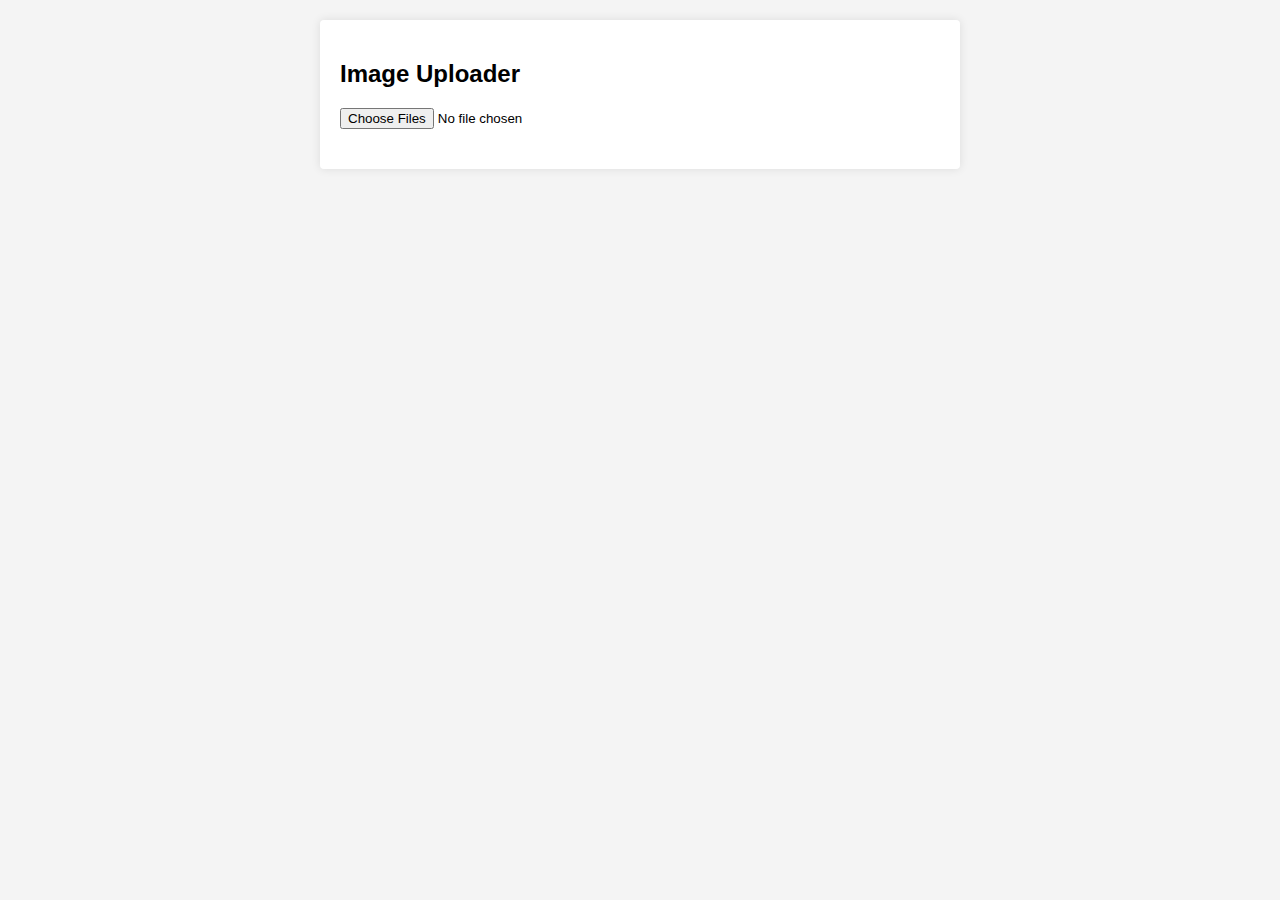
<file: test copy.html>
<!DOCTYPE html>
<html lang="en">
<head>
  <meta charset="UTF-8">
  <title>Simple Image Uploader Plugin</title>
  <style>
    body {
      font-family: Arial, sans-serif;
      background: #f4f4f4;
      margin: 20px;
    }
    .uploader-container {
      max-width: 600px;
      margin: auto;
      background: white;
      padding: 20px;
      border-radius: 4px;
      box-shadow: 0 0 10px rgba(0,0,0,0.1);
    }
    #fileInput {
      display: block;
      margin-bottom: 20px;
    }
    .preview-container {
      display: flex;
      flex-wrap: wrap;
      gap: 15px;
    }
    .img-wrapper {
      position: relative;
      display: inline-block;
    }
    .img-wrapper img {
      max-width: 150px;
      max-height: 150px;
      display: block;
      border: 1px solid #ccc;
      border-radius: 4px;
    }
    .img-wrapper .remove-btn {
      position: absolute;
      top: 2px;
      right: 2px;
      background: rgba(255,0,0,0.7);
      border: none;
      color: white;
      padding: 2px 5px;
      cursor: pointer;
      border-radius: 3px;
      font-size: 12px;
    }
  </style>
</head>
<body>
  <div class="uploader-container">
    <h2>Image Uploader</h2>
    <!-- The plugin will initialize on the div below -->
    <div id="imageUploader"></div>
  </div>

  <!-- jQuery (required) -->
  <script src="https://code.jquery.com/jquery-3.6.0.min.js"></script>
  <script>
    // Our custom jQuery plugin for uploading images with preview and delete functionality.
    (function($){
      $.fn.simpleImageUploader = function(options) {
        // default settings
        var settings = $.extend({
          maxFiles: 10
        }, options);

        return this.each(function(){
          var $container = $(this);
          // Build the markup for the uploader: a file input and a preview container.
          var markup = '<input type="file" id="fileInput" multiple accept="image/*" />' +
                       '<div class="preview-container"></div>';
          $container.html(markup);

          var $fileInput = $container.find('#fileInput');
          var $previewContainer = $container.find('.preview-container');
          var filesArray = [];

          // When a file selection is made:
          $fileInput.on('change', function(e){
            var files = e.target.files;
            // Process each selected file
            $.each(files, function(i, file){
              // Check if file is an image and we are within the allowed limit
              if(!file.type.match('image.*') || filesArray.length >= settings.maxFiles) return;
              
              filesArray.push(file);
              // Create a URL for the image to display a preview.
              var imageUrl = URL.createObjectURL(file);
              // Create the preview markup.
              var $imgWrapper = $('<div class="img-wrapper"></div>');
              var $img = $('<img src="' + imageUrl + '" alt="Image Preview" />');
              var $removeBtn = $('<button type="button" class="remove-btn">X</button>');
              
              $imgWrapper.append($img).append($removeBtn);
              $previewContainer.append($imgWrapper);

              // Bind remove action to the delete button.
              $removeBtn.on('click', function(){
                // Remove this image preview
                var index = $imgWrapper.index();
                $imgWrapper.remove();
                // Remove the corresponding file from our filesArray
                filesArray.splice(index, 1);
              });
            });
            // Reset the file input (optional, so same file can be reselected if needed)
            $fileInput.val('');
          });
        });
      };
    })(jQuery);

    // Initialize our plugin on the #imageUploader div
    $(document).ready(function(){
      $('#imageUploader').simpleImageUploader({
        maxFiles: 10  // Limit the uploader to 10 files (change as needed)
      });
    });
  </script>
</body>
</html>
</file>
<file: assets/plugins/intltelinput/css/intlTelInput.css>
.iti {
  position: relative; }
  .iti * {
    box-sizing: border-box;
    -moz-box-sizing: border-box; }
  .iti__hide {
    display: none; }
	.iti__selected-flag:focus {
    outline: 0;
	}
  .iti__v-hide {
    visibility: hidden; }
  .iti input, .iti input[type=text], .iti input[type=tel] {
    position: relative;
    z-index: 0;
    margin-top: 0 !important;
    margin-bottom: 0 !important;
    padding-right: 36px;
    margin-right: 0; }
  .iti__flag-container {
    position: absolute;
    top: 0;
    bottom: 0;
    right: 0;
    padding: 1px; }
  .iti__selected-flag {
    z-index: 1;
    position: relative;
    display: flex;
    align-items: center;
    height: 100%;
    padding: 0 6px 0 8px; }
  .iti__arrow {
    margin-left: 6px;
    width: 0;
    height: 0;
    border-left: 3px solid transparent;
    border-right: 3px solid transparent;
    border-top: 4px solid #555; }
    .iti__arrow--up {
      border-top: none;
      border-bottom: 4px solid #555; }
  .iti__country-list {
    position: absolute;
    z-index: 2;
    list-style: none;
    text-align: left;
    padding: 0;
    margin: 0 0 0 -1px;
    box-shadow: 1px 1px 4px rgba(0, 0, 0, 0.2);
    background-color: white;
    border: 1px solid #CCC;
    white-space: nowrap;
    max-height: 200px;
    overflow-y: scroll;
    -webkit-overflow-scrolling: touch; }
    .iti__country-list--dropup {
      bottom: 100%;
      margin-bottom: -1px; }
    @media (max-width: 500px) {
      .iti__country-list {
        white-space: normal; } }
  .iti__flag-box {
    display: inline-block;
    width: 20px; }
  .iti__divider {
    padding-bottom: 5px;
    margin-bottom: 5px;
    border-bottom: 1px solid #CCC; }
  .iti__country {
    padding: 5px 10px;
    outline: none; }
  .iti__dial-code {
    color: #999; }
  .iti__country.iti__highlight {
    background-color: rgba(0, 0, 0, 0.05); }
  .iti__flag-box, .iti__country-name, .iti__dial-code {
    vertical-align: top; }
  .iti__flag-box, .iti__country-name {
    margin-right: 6px; }
  .iti--allow-dropdown input, .iti--allow-dropdown input[type=text], .iti--allow-dropdown input[type=tel], .iti--separate-dial-code input, .iti--separate-dial-code input[type=text], .iti--separate-dial-code input[type=tel] {
    padding-right: 6px;
    padding-left: 52px;
    margin-left: 0;
    height: 40px;
  }
  .iti--allow-dropdown .iti__flag-container, .iti--separate-dial-code .iti__flag-container {
    right: auto;
    left: 0; }
  .iti--allow-dropdown .iti__flag-container:hover {
    cursor: pointer; }
    .iti--allow-dropdown .iti__flag-container:hover .iti__selected-flag {
      background-color: rgba(0, 0, 0, 0.05); }
  .iti--allow-dropdown input[disabled] + .iti__flag-container:hover,
  .iti--allow-dropdown input[readonly] + .iti__flag-container:hover {
    cursor: default; }
    .iti--allow-dropdown input[disabled] + .iti__flag-container:hover .iti__selected-flag,
    .iti--allow-dropdown input[readonly] + .iti__flag-container:hover .iti__selected-flag {
      background-color: transparent; }
  .iti--separate-dial-code .iti__selected-flag {
    background-color: rgba(0, 0, 0, 0.05); }
  .iti--separate-dial-code .iti__selected-dial-code {
    margin-left: 6px; }
  .iti--container {
    position: absolute;
    top: -1000px;
    left: -1000px;
    z-index: 1060;
    padding: 1px; }
    .iti--container:hover {
      cursor: pointer; }

.iti-mobile .iti--container {
  top: 30px;
  bottom: 30px;
  left: 30px;
  right: 30px;
  position: fixed; }

.iti-mobile .iti__country-list {
  max-height: 100%;
  width: 100%; }

.iti-mobile .iti__country {
  padding: 10px 10px;
  line-height: 1.5em; }

.iti__flag {
  width: 20px; }
  .iti__flag.iti__be {
    width: 18px; }
  .iti__flag.iti__ch {
    width: 15px; }
  .iti__flag.iti__mc {
    width: 19px; }
  .iti__flag.iti__ne {
    width: 18px; }
  .iti__flag.iti__np {
    width: 13px; }
  .iti__flag.iti__va {
    width: 15px; }
  @media (-webkit-min-device-pixel-ratio: 2), (min-resolution: 192dpi) {
    .iti__flag {
      background-size: 5652px 15px; } }
  .iti__flag.iti__ac {
    height: 10px;
    background-position: 0px 0px; }
  .iti__flag.iti__ad {
    height: 14px;
    background-position: -22px 0px; }
  .iti__flag.iti__ae {
    height: 10px;
    background-position: -44px 0px; }
  .iti__flag.iti__af {
    height: 14px;
    background-position: -66px 0px; }
  .iti__flag.iti__ag {
    height: 14px;
    background-position: -88px 0px; }
  .iti__flag.iti__ai {
    height: 10px;
    background-position: -110px 0px; }
  .iti__flag.iti__al {
    height: 15px;
    background-position: -132px 0px; }
  .iti__flag.iti__am {
    height: 10px;
    background-position: -154px 0px; }
  .iti__flag.iti__ao {
    height: 14px;
    background-position: -176px 0px; }
  .iti__flag.iti__aq {
    height: 14px;
    background-position: -198px 0px; }
  .iti__flag.iti__ar {
    height: 13px;
    background-position: -220px 0px; }
  .iti__flag.iti__as {
    height: 10px;
    background-position: -242px 0px; }
  .iti__flag.iti__at {
    height: 14px;
    background-position: -264px 0px; }
  .iti__flag.iti__au {
    height: 10px;
    background-position: -286px 0px; }
  .iti__flag.iti__aw {
    height: 14px;
    background-position: -308px 0px; }
  .iti__flag.iti__ax {
    height: 13px;
    background-position: -330px 0px; }
  .iti__flag.iti__az {
    height: 10px;
    background-position: -352px 0px; }
  .iti__flag.iti__ba {
    height: 10px;
    background-position: -374px 0px; }
  .iti__flag.iti__bb {
    height: 14px;
    background-position: -396px 0px; }
  .iti__flag.iti__bd {
    height: 12px;
    background-position: -418px 0px; }
  .iti__flag.iti__be {
    height: 15px;
    background-position: -440px 0px; }
  .iti__flag.iti__bf {
    height: 14px;
    background-position: -460px 0px; }
  .iti__flag.iti__bg {
    height: 12px;
    background-position: -482px 0px; }
  .iti__flag.iti__bh {
    height: 12px;
    background-position: -504px 0px; }
  .iti__flag.iti__bi {
    height: 12px;
    background-position: -526px 0px; }
  .iti__flag.iti__bj {
    height: 14px;
    background-position: -548px 0px; }
  .iti__flag.iti__bl {
    height: 14px;
    background-position: -570px 0px; }
  .iti__flag.iti__bm {
    height: 10px;
    background-position: -592px 0px; }
  .iti__flag.iti__bn {
    height: 10px;
    background-position: -614px 0px; }
  .iti__flag.iti__bo {
    height: 14px;
    background-position: -636px 0px; }
  .iti__flag.iti__bq {
    height: 14px;
    background-position: -658px 0px; }
  .iti__flag.iti__br {
    height: 14px;
    background-position: -680px 0px; }
  .iti__flag.iti__bs {
    height: 10px;
    background-position: -702px 0px; }
  .iti__flag.iti__bt {
    height: 14px;
    background-position: -724px 0px; }
  .iti__flag.iti__bv {
    height: 15px;
    background-position: -746px 0px; }
  .iti__flag.iti__bw {
    height: 14px;
    background-position: -768px 0px; }
  .iti__flag.iti__by {
    height: 10px;
    background-position: -790px 0px; }
  .iti__flag.iti__bz {
    height: 14px;
    background-position: -812px 0px; }
  .iti__flag.iti__ca {
    height: 10px;
    background-position: -834px 0px; }
  .iti__flag.iti__cc {
    height: 10px;
    background-position: -856px 0px; }
  .iti__flag.iti__cd {
    height: 15px;
    background-position: -878px 0px; }
  .iti__flag.iti__cf {
    height: 14px;
    background-position: -900px 0px; }
  .iti__flag.iti__cg {
    height: 14px;
    background-position: -922px 0px; }
  .iti__flag.iti__ch {
    height: 15px;
    background-position: -944px 0px; }
  .iti__flag.iti__ci {
    height: 14px;
    background-position: -961px 0px; }
  .iti__flag.iti__ck {
    height: 10px;
    background-position: -983px 0px; }
  .iti__flag.iti__cl {
    height: 14px;
    background-position: -1005px 0px; }
  .iti__flag.iti__cm {
    height: 14px;
    background-position: -1027px 0px; }
  .iti__flag.iti__cn {
    height: 14px;
    background-position: -1049px 0px; }
  .iti__flag.iti__co {
    height: 14px;
    background-position: -1071px 0px; }
  .iti__flag.iti__cp {
    height: 14px;
    background-position: -1093px 0px; }
  .iti__flag.iti__cr {
    height: 12px;
    background-position: -1115px 0px; }
  .iti__flag.iti__cu {
    height: 10px;
    background-position: -1137px 0px; }
  .iti__flag.iti__cv {
    height: 12px;
    background-position: -1159px 0px; }
  .iti__flag.iti__cw {
    height: 14px;
    background-position: -1181px 0px; }
  .iti__flag.iti__cx {
    height: 10px;
    background-position: -1203px 0px; }
  .iti__flag.iti__cy {
    height: 14px;
    background-position: -1225px 0px; }
  .iti__flag.iti__cz {
    height: 14px;
    background-position: -1247px 0px; }
  .iti__flag.iti__de {
    height: 12px;
    background-position: -1269px 0px; }
  .iti__flag.iti__dg {
    height: 10px;
    background-position: -1291px 0px; }
  .iti__flag.iti__dj {
    height: 14px;
    background-position: -1313px 0px; }
  .iti__flag.iti__dk {
    height: 15px;
    background-position: -1335px 0px; }
  .iti__flag.iti__dm {
    height: 10px;
    background-position: -1357px 0px; }
  .iti__flag.iti__do {
    height: 14px;
    background-position: -1379px 0px; }
  .iti__flag.iti__dz {
    height: 14px;
    background-position: -1401px 0px; }
  .iti__flag.iti__ea {
    height: 14px;
    background-position: -1423px 0px; }
  .iti__flag.iti__ec {
    height: 14px;
    background-position: -1445px 0px; }
  .iti__flag.iti__ee {
    height: 13px;
    background-position: -1467px 0px; }
  .iti__flag.iti__eg {
    height: 14px;
    background-position: -1489px 0px; }
  .iti__flag.iti__eh {
    height: 10px;
    background-position: -1511px 0px; }
  .iti__flag.iti__er {
    height: 10px;
    background-position: -1533px 0px; }
  .iti__flag.iti__es {
    height: 14px;
    background-position: -1555px 0px; }
  .iti__flag.iti__et {
    height: 10px;
    background-position: -1577px 0px; }
  .iti__flag.iti__eu {
    height: 14px;
    background-position: -1599px 0px; }
  .iti__flag.iti__fi {
    height: 12px;
    background-position: -1621px 0px; }
  .iti__flag.iti__fj {
    height: 10px;
    background-position: -1643px 0px; }
  .iti__flag.iti__fk {
    height: 10px;
    background-position: -1665px 0px; }
  .iti__flag.iti__fm {
    height: 11px;
    background-position: -1687px 0px; }
  .iti__flag.iti__fo {
    height: 15px;
    background-position: -1709px 0px; }
  .iti__flag.iti__fr {
    height: 14px;
    background-position: -1731px 0px; }
  .iti__flag.iti__ga {
    height: 15px;
    background-position: -1753px 0px; }
  .iti__flag.iti__gb {
    height: 10px;
    background-position: -1775px 0px; }
  .iti__flag.iti__gd {
    height: 12px;
    background-position: -1797px 0px; }
  .iti__flag.iti__ge {
    height: 14px;
    background-position: -1819px 0px; }
  .iti__flag.iti__gf {
    height: 14px;
    background-position: -1841px 0px; }
  .iti__flag.iti__gg {
    height: 14px;
    background-position: -1863px 0px; }
  .iti__flag.iti__gh {
    height: 14px;
    background-position: -1885px 0px; }
  .iti__flag.iti__gi {
    height: 10px;
    background-position: -1907px 0px; }
  .iti__flag.iti__gl {
    height: 14px;
    background-position: -1929px 0px; }
  .iti__flag.iti__gm {
    height: 14px;
    background-position: -1951px 0px; }
  .iti__flag.iti__gn {
    height: 14px;
    background-position: -1973px 0px; }
  .iti__flag.iti__gp {
    height: 14px;
    background-position: -1995px 0px; }
  .iti__flag.iti__gq {
    height: 14px;
    background-position: -2017px 0px; }
  .iti__flag.iti__gr {
    height: 14px;
    background-position: -2039px 0px; }
  .iti__flag.iti__gs {
    height: 10px;
    background-position: -2061px 0px; }
  .iti__flag.iti__gt {
    height: 13px;
    background-position: -2083px 0px; }
  .iti__flag.iti__gu {
    height: 11px;
    background-position: -2105px 0px; }
  .iti__flag.iti__gw {
    height: 10px;
    background-position: -2127px 0px; }
  .iti__flag.iti__gy {
    height: 12px;
    background-position: -2149px 0px; }
  .iti__flag.iti__hk {
    height: 14px;
    background-position: -2171px 0px; }
  .iti__flag.iti__hm {
    height: 10px;
    background-position: -2193px 0px; }
  .iti__flag.iti__hn {
    height: 10px;
    background-position: -2215px 0px; }
  .iti__flag.iti__hr {
    height: 10px;
    background-position: -2237px 0px; }
  .iti__flag.iti__ht {
    height: 12px;
    background-position: -2259px 0px; }
  .iti__flag.iti__hu {
    height: 10px;
    background-position: -2281px 0px; }
  .iti__flag.iti__ic {
    height: 14px;
    background-position: -2303px 0px; }
  .iti__flag.iti__id {
    height: 14px;
    background-position: -2325px 0px; }
  .iti__flag.iti__ie {
    height: 10px;
    background-position: -2347px 0px; }
  .iti__flag.iti__il {
    height: 15px;
    background-position: -2369px 0px; }
  .iti__flag.iti__im {
    height: 10px;
    background-position: -2391px 0px; }
  .iti__flag.iti__in {
    height: 14px;
    background-position: -2413px 0px; }
  .iti__flag.iti__io {
    height: 10px;
    background-position: -2435px 0px; }
  .iti__flag.iti__iq {
    height: 14px;
    background-position: -2457px 0px; }
  .iti__flag.iti__ir {
    height: 12px;
    background-position: -2479px 0px; }
  .iti__flag.iti__is {
    height: 15px;
    background-position: -2501px 0px; }
  .iti__flag.iti__it {
    height: 14px;
    background-position: -2523px 0px; }
  .iti__flag.iti__je {
    height: 12px;
    background-position: -2545px 0px; }
  .iti__flag.iti__jm {
    height: 10px;
    background-position: -2567px 0px; }
  .iti__flag.iti__jo {
    height: 10px;
    background-position: -2589px 0px; }
  .iti__flag.iti__jp {
    height: 14px;
    background-position: -2611px 0px; }
  .iti__flag.iti__ke {
    height: 14px;
    background-position: -2633px 0px; }
  .iti__flag.iti__kg {
    height: 12px;
    background-position: -2655px 0px; }
  .iti__flag.iti__kh {
    height: 13px;
    background-position: -2677px 0px; }
  .iti__flag.iti__ki {
    height: 10px;
    background-position: -2699px 0px; }
  .iti__flag.iti__km {
    height: 12px;
    background-position: -2721px 0px; }
  .iti__flag.iti__kn {
    height: 14px;
    background-position: -2743px 0px; }
  .iti__flag.iti__kp {
    height: 10px;
    background-position: -2765px 0px; }
  .iti__flag.iti__kr {
    height: 14px;
    background-position: -2787px 0px; }
  .iti__flag.iti__kw {
    height: 10px;
    background-position: -2809px 0px; }
  .iti__flag.iti__ky {
    height: 10px;
    background-position: -2831px 0px; }
  .iti__flag.iti__kz {
    height: 10px;
    background-position: -2853px 0px; }
  .iti__flag.iti__la {
    height: 14px;
    background-position: -2875px 0px; }
  .iti__flag.iti__lb {
    height: 14px;
    background-position: -2897px 0px; }
  .iti__flag.iti__lc {
    height: 10px;
    background-position: -2919px 0px; }
  .iti__flag.iti__li {
    height: 12px;
    background-position: -2941px 0px; }
  .iti__flag.iti__lk {
    height: 10px;
    background-position: -2963px 0px; }
  .iti__flag.iti__lr {
    height: 11px;
    background-position: -2985px 0px; }
  .iti__flag.iti__ls {
    height: 14px;
    background-position: -3007px 0px; }
  .iti__flag.iti__lt {
    height: 12px;
    background-position: -3029px 0px; }
  .iti__flag.iti__lu {
    height: 12px;
    background-position: -3051px 0px; }
  .iti__flag.iti__lv {
    height: 10px;
    background-position: -3073px 0px; }
  .iti__flag.iti__ly {
    height: 10px;
    background-position: -3095px 0px; }
  .iti__flag.iti__ma {
    height: 14px;
    background-position: -3117px 0px; }
  .iti__flag.iti__mc {
    height: 15px;
    background-position: -3139px 0px; }
  .iti__flag.iti__md {
    height: 10px;
    background-position: -3160px 0px; }
  .iti__flag.iti__me {
    height: 10px;
    background-position: -3182px 0px; }
  .iti__flag.iti__mf {
    height: 14px;
    background-position: -3204px 0px; }
  .iti__flag.iti__mg {
    height: 14px;
    background-position: -3226px 0px; }
  .iti__flag.iti__mh {
    height: 11px;
    background-position: -3248px 0px; }
  .iti__flag.iti__mk {
    height: 10px;
    background-position: -3270px 0px; }
  .iti__flag.iti__ml {
    height: 14px;
    background-position: -3292px 0px; }
  .iti__flag.iti__mm {
    height: 14px;
    background-position: -3314px 0px; }
  .iti__flag.iti__mn {
    height: 10px;
    background-position: -3336px 0px; }
  .iti__flag.iti__mo {
    height: 14px;
    background-position: -3358px 0px; }
  .iti__flag.iti__mp {
    height: 10px;
    background-position: -3380px 0px; }
  .iti__flag.iti__mq {
    height: 14px;
    background-position: -3402px 0px; }
  .iti__flag.iti__mr {
    height: 14px;
    background-position: -3424px 0px; }
  .iti__flag.iti__ms {
    height: 10px;
    background-position: -3446px 0px; }
  .iti__flag.iti__mt {
    height: 14px;
    background-position: -3468px 0px; }
  .iti__flag.iti__mu {
    height: 14px;
    background-position: -3490px 0px; }
  .iti__flag.iti__mv {
    height: 14px;
    background-position: -3512px 0px; }
  .iti__flag.iti__mw {
    height: 14px;
    background-position: -3534px 0px; }
  .iti__flag.iti__mx {
    height: 12px;
    background-position: -3556px 0px; }
  .iti__flag.iti__my {
    height: 10px;
    background-position: -3578px 0px; }
  .iti__flag.iti__mz {
    height: 14px;
    background-position: -3600px 0px; }
  .iti__flag.iti__na {
    height: 14px;
    background-position: -3622px 0px; }
  .iti__flag.iti__nc {
    height: 10px;
    background-position: -3644px 0px; }
  .iti__flag.iti__ne {
    height: 15px;
    background-position: -3666px 0px; }
  .iti__flag.iti__nf {
    height: 10px;
    background-position: -3686px 0px; }
  .iti__flag.iti__ng {
    height: 10px;
    background-position: -3708px 0px; }
  .iti__flag.iti__ni {
    height: 12px;
    background-position: -3730px 0px; }
  .iti__flag.iti__nl {
    height: 14px;
    background-position: -3752px 0px; }
  .iti__flag.iti__no {
    height: 15px;
    background-position: -3774px 0px; }
  .iti__flag.iti__np {
    height: 15px;
    background-position: -3796px 0px; }
  .iti__flag.iti__nr {
    height: 10px;
    background-position: -3811px 0px; }
  .iti__flag.iti__nu {
    height: 10px;
    background-position: -3833px 0px; }
  .iti__flag.iti__nz {
    height: 10px;
    background-position: -3855px 0px; }
  .iti__flag.iti__om {
    height: 10px;
    background-position: -3877px 0px; }
  .iti__flag.iti__pa {
    height: 14px;
    background-position: -3899px 0px; }
  .iti__flag.iti__pe {
    height: 14px;
    background-position: -3921px 0px; }
  .iti__flag.iti__pf {
    height: 14px;
    background-position: -3943px 0px; }
  .iti__flag.iti__pg {
    height: 15px;
    background-position: -3965px 0px; }
  .iti__flag.iti__ph {
    height: 10px;
    background-position: -3987px 0px; }
  .iti__flag.iti__pk {
    height: 14px;
    background-position: -4009px 0px; }
  .iti__flag.iti__pl {
    height: 13px;
    background-position: -4031px 0px; }
  .iti__flag.iti__pm {
    height: 14px;
    background-position: -4053px 0px; }
  .iti__flag.iti__pn {
    height: 10px;
    background-position: -4075px 0px; }
  .iti__flag.iti__pr {
    height: 14px;
    background-position: -4097px 0px; }
  .iti__flag.iti__ps {
    height: 10px;
    background-position: -4119px 0px; }
  .iti__flag.iti__pt {
    height: 14px;
    background-position: -4141px 0px; }
  .iti__flag.iti__pw {
    height: 13px;
    background-position: -4163px 0px; }
  .iti__flag.iti__py {
    height: 11px;
    background-position: -4185px 0px; }
  .iti__flag.iti__qa {
    height: 8px;
    background-position: -4207px 0px; }
  .iti__flag.iti__re {
    height: 14px;
    background-position: -4229px 0px; }
  .iti__flag.iti__ro {
    height: 14px;
    background-position: -4251px 0px; }
  .iti__flag.iti__rs {
    height: 14px;
    background-position: -4273px 0px; }
  .iti__flag.iti__ru {
    height: 14px;
    background-position: -4295px 0px; }
  .iti__flag.iti__rw {
    height: 14px;
    background-position: -4317px 0px; }
  .iti__flag.iti__sa {
    height: 14px;
    background-position: -4339px 0px; }
  .iti__flag.iti__sb {
    height: 10px;
    background-position: -4361px 0px; }
  .iti__flag.iti__sc {
    height: 10px;
    background-position: -4383px 0px; }
  .iti__flag.iti__sd {
    height: 10px;
    background-position: -4405px 0px; }
  .iti__flag.iti__se {
    height: 13px;
    background-position: -4427px 0px; }
  .iti__flag.iti__sg {
    height: 14px;
    background-position: -4449px 0px; }
  .iti__flag.iti__sh {
    height: 10px;
    background-position: -4471px 0px; }
  .iti__flag.iti__si {
    height: 10px;
    background-position: -4493px 0px; }
  .iti__flag.iti__sj {
    height: 15px;
    background-position: -4515px 0px; }
  .iti__flag.iti__sk {
    height: 14px;
    background-position: -4537px 0px; }
  .iti__flag.iti__sl {
    height: 14px;
    background-position: -4559px 0px; }
  .iti__flag.iti__sm {
    height: 15px;
    background-position: -4581px 0px; }
  .iti__flag.iti__sn {
    height: 14px;
    background-position: -4603px 0px; }
  .iti__flag.iti__so {
    height: 14px;
    background-position: -4625px 0px; }
  .iti__flag.iti__sr {
    height: 14px;
    background-position: -4647px 0px; }
  .iti__flag.iti__ss {
    height: 10px;
    background-position: -4669px 0px; }
  .iti__flag.iti__st {
    height: 10px;
    background-position: -4691px 0px; }
  .iti__flag.iti__sv {
    height: 12px;
    background-position: -4713px 0px; }
  .iti__flag.iti__sx {
    height: 14px;
    background-position: -4735px 0px; }
  .iti__flag.iti__sy {
    height: 14px;
    background-position: -4757px 0px; }
  .iti__flag.iti__sz {
    height: 14px;
    background-position: -4779px 0px; }
  .iti__flag.iti__ta {
    height: 10px;
    background-position: -4801px 0px; }
  .iti__flag.iti__tc {
    height: 10px;
    background-position: -4823px 0px; }
  .iti__flag.iti__td {
    height: 14px;
    background-position: -4845px 0px; }
  .iti__flag.iti__tf {
    height: 14px;
    background-position: -4867px 0px; }
  .iti__flag.iti__tg {
    height: 13px;
    background-position: -4889px 0px; }
  .iti__flag.iti__th {
    height: 14px;
    background-position: -4911px 0px; }
  .iti__flag.iti__tj {
    height: 10px;
    background-position: -4933px 0px; }
  .iti__flag.iti__tk {
    height: 10px;
    background-position: -4955px 0px; }
  .iti__flag.iti__tl {
    height: 10px;
    background-position: -4977px 0px; }
  .iti__flag.iti__tm {
    height: 14px;
    background-position: -4999px 0px; }
  .iti__flag.iti__tn {
    height: 14px;
    background-position: -5021px 0px; }
  .iti__flag.iti__to {
    height: 10px;
    background-position: -5043px 0px; }
  .iti__flag.iti__tr {
    height: 14px;
    background-position: -5065px 0px; }
  .iti__flag.iti__tt {
    height: 12px;
    background-position: -5087px 0px; }
  .iti__flag.iti__tv {
    height: 10px;
    background-position: -5109px 0px; }
  .iti__flag.iti__tw {
    height: 14px;
    background-position: -5131px 0px; }
  .iti__flag.iti__tz {
    height: 14px;
    background-position: -5153px 0px; }
  .iti__flag.iti__ua {
    height: 14px;
    background-position: -5175px 0px; }
  .iti__flag.iti__ug {
    height: 14px;
    background-position: -5197px 0px; }
  .iti__flag.iti__um {
    height: 11px;
    background-position: -5219px 0px; }
  .iti__flag.iti__un {
    height: 14px;
    background-position: -5241px 0px; }
  .iti__flag.iti__us {
    height: 11px;
    background-position: -5263px 0px; }
  .iti__flag.iti__uy {
    height: 14px;
    background-position: -5285px 0px; }
  .iti__flag.iti__uz {
    height: 10px;
    background-position: -5307px 0px; }
  .iti__flag.iti__va {
    height: 15px;
    background-position: -5329px 0px; }
  .iti__flag.iti__vc {
    height: 14px;
    background-position: -5346px 0px; }
  .iti__flag.iti__ve {
    height: 14px;
    background-position: -5368px 0px; }
  .iti__flag.iti__vg {
    height: 10px;
    background-position: -5390px 0px; }
  .iti__flag.iti__vi {
    height: 14px;
    background-position: -5412px 0px; }
  .iti__flag.iti__vn {
    height: 14px;
    background-position: -5434px 0px; }
  .iti__flag.iti__vu {
    height: 12px;
    background-position: -5456px 0px; }
  .iti__flag.iti__wf {
    height: 14px;
    background-position: -5478px 0px; }
  .iti__flag.iti__ws {
    height: 10px;
    background-position: -5500px 0px; }
  .iti__flag.iti__xk {
    height: 15px;
    background-position: -5522px 0px; }
  .iti__flag.iti__ye {
    height: 14px;
    background-position: -5544px 0px; }
  .iti__flag.iti__yt {
    height: 14px;
    background-position: -5566px 0px; }
  .iti__flag.iti__za {
    height: 14px;
    background-position: -5588px 0px; }
  .iti__flag.iti__zm {
    height: 14px;
    background-position: -5610px 0px; }
  .iti__flag.iti__zw {
    height: 10px;
    background-position: -5632px 0px; }

.iti__flag {
  height: 15px;
  box-shadow: 0px 0px 1px 0px #888;
  background-image: url("../img/flags.png");
  background-repeat: no-repeat;
  background-color: #DBDBDB;
  background-position: 20px 0; }
  @media (-webkit-min-device-pixel-ratio: 2), (min-resolution: 192dpi) {
    .iti__flag {
      background-image: url("../img/flags%402x.png"); } }

.iti__flag.iti__np {
  background-color: transparent; }
</file>
<file: assets/plugins/intltelinput/css/demo.css>
.iti__hide {
  display: none; }

pre {
  margin: 0 !important;
  display: inline-block; }

.token.operator,
.token.entity,
.token.url,
.language-css .token.string,
.style .token.string,
.token.variable {
  background: none; }
</file>
<file: assets/css/feather.css>
@font-face {
	font-family: 'Feather';
	src:
	url('../fonts/Feather144f.ttf?sdxovp') format('truetype'),
	url('../fonts/Feather144f.woff?sdxovp') format('woff'),
	url('../fonts/Feather144f.svg?sdxovp#Feather') format('svg');
	font-weight: normal;
	font-style: normal;
}
[class^="feather-"], [class*=" feather-"] {
	font-family: 'feather' !important;
	speak: none;
	font-style: normal;
	font-weight: normal;
	font-variant: normal;
	text-transform: none;
	line-height: 1;
	-webkit-font-smoothing: antialiased;
	-moz-osx-font-smoothing: grayscale;
}

.feather-activity:before {
	content: "\e900";
}
.feather-airplay:before {
	content: "\e901";
}
.feather-alert-circle:before {
	content: "\e902";
}
.feather-alert-octagon:before {
	content: "\e903";
}
.feather-alert-triangle:before {
	content: "\e904";
}
.feather-align-center:before {
	content: "\e905";
}
.feather-align-justify:before {
	content: "\e906";
}
.feather-align-left:before {
	content: "\e907";
}
.feather-align-right:before {
	content: "\e908";
}
.feather-anchor:before {
	content: "\e909";
}
.feather-aperture:before {
	content: "\e90a";
}
.feather-archive:before {
	content: "\e90b";
}
.feather-arrow-down:before {
	content: "\e90c";
}
.feather-arrow-down-circle:before {
	content: "\e90d";
}
.feather-arrow-down-left:before {
	content: "\e90e";
}
.feather-arrow-down-right:before {
	content: "\e90f";
}
.feather-arrow-left:before {
	content: "\e910";
}
.feather-arrow-left-circle:before {
	content: "\e911";
}
.feather-arrow-right:before {
	content: "\e912";
}
.feather-arrow-right-circle:before {
	content: "\e913";
}
.feather-arrow-up:before {
	content: "\e914";
}
.feather-arrow-up-circle:before {
	content: "\e915";
}
.feather-arrow-up-left:before {
	content: "\e916";
}
.feather-arrow-up-right:before {
	content: "\e917";
}
.feather-at-sign:before {
	content: "\e918";
}
.feather-award:before {
	content: "\e919";
}
.feather-bar-chart:before {
	content: "\e91a";
}
.feather-bar-chart-2:before {
	content: "\e91b";
}
.feather-battery:before {
	content: "\e91c";
}
.feather-battery-charging:before {
	content: "\e91d";
}
.feather-bell:before {
	content: "\e91e";
}
.feather-bell-off:before {
	content: "\e91f";
}
.feather-bluetooth:before {
	content: "\e920";
}
.feather-bold:before {
	content: "\e921";
}
.feather-book:before {
	content: "\e922";
}
.feather-book-open:before {
	content: "\e923";
}
.feather-bookmark:before {
	content: "\e924";
}
.feather-box:before {
	content: "\e925";
}
.feather-briefcase:before {
	content: "\e926";
}
.feather-calendar:before {
	content: "\e927";
}
.feather-camera:before {
	content: "\e928";
}
.feather-camera-off:before {
	content: "\e929";
}
.feather-cast:before {
	content: "\e92a";
}
.feather-check:before {
	content: "\e92b";
}
.feather-check-circle:before {
	content: "\e92c";
}
.feather-check-square:before {
	content: "\e92d";
}
.feather-chevron-down:before {
	content: "\e92e";
}
.feather-chevron-left:before {
	content: "\e92f";
}
.feather-chevron-right:before {
	content: "\e930";
}
.feather-chevron-up:before {
	content: "\e931";
}
.feather-chevrons-down:before {
	content: "\e932";
}
.feather-chevrons-left:before {
	content: "\e933";
}
.feather-chevrons-right:before {
	content: "\e934";
}
.feather-chevrons-up:before {
	content: "\e935";
}
.feather-chrome:before {
	content: "\e936";
}
.feather-circle:before {
	content: "\e937";
}
.feather-clipboard:before {
	content: "\e938";
}
.feather-clock:before {
	content: "\e939";
}
.feather-cloud:before {
	content: "\e93a";
}
.feather-cloud-drizzle:before {
	content: "\e93b";
}
.feather-cloud-lightning:before {
	content: "\e93c";
}
.feather-cloud-off:before {
	content: "\e93d";
}
.feather-cloud-rain:before {
	content: "\e93e";
}
.feather-cloud-snow:before {
	content: "\e93f";
}
.feather-code:before {
	content: "\e940";
}
.feather-codepen:before {
	content: "\e941";
}
.feather-command:before {
	content: "\e942";
}
.feather-compass:before {
	content: "\e943";
}
.feather-copy:before {
	content: "\e944";
}
.feather-corner-down-left:before {
	content: "\e945";
}
.feather-corner-down-right:before {
	content: "\e946";
}
.feather-corner-left-down:before {
	content: "\e947";
}
.feather-corner-left-up:before {
	content: "\e948";
}
.feather-corner-right-down:before {
	content: "\e949";
}
.feather-corner-right-up:before {
	content: "\e94a";
}
.feather-corner-up-left:before {
	content: "\e94b";
}
.feather-corner-up-right:before {
	content: "\e94c";
}
.feather-cpu:before {
	content: "\e94d";
}
.feather-credit-card:before {
	content: "\e94e";
}
.feather-crop:before {
	content: "\e94f";
}
.feather-crosshair:before {
	content: "\e950";
}
.feather-database:before {
	content: "\e951";
}
.feather-delete:before {
	content: "\e952";
}
.feather-disc:before {
	content: "\e953";
}
.feather-dollar-sign:before {
	content: "\e954";
}
.feather-download:before {
	content: "\e955";
}
.feather-download-cloud:before {
	content: "\e956";
}
.feather-droplet:before {
	content: "\e957";
}
.feather-edit:before {
	content: "\e958";
}
.feather-edit-2:before {
	content: "\e959";
}
.feather-edit-3:before {
	content: "\e95a";
}
.feather-external-link:before {
	content: "\e95b";
}
.feather-eye:before {
	content: "\e95c";
}
.feather-eye-off:before {
	content: "\e95d";
}
.feather-facebook:before {
	content: "\e95e";
}
.feather-fast-forward:before {
	content: "\e95f";
}
.feather-feather:before {
	content: "\e960";
}
.feather-file:before {
	content: "\e961";
}
.feather-file-minus:before {
	content: "\e962";
}
.feather-file-plus:before {
	content: "\e963";
}
.feather-file-text:before {
	content: "\e964";
}
.feather-film:before {
	content: "\e965";
}
.feather-filter:before {
	content: "\e966";
}
.feather-flag:before {
	content: "\e967";
}
.feather-folder:before {
	content: "\e968";
}
.feather-folder-minus:before {
	content: "\e969";
}
.feather-folder-plus:before {
	content: "\e96a";
}
.feather-gift:before {
	content: "\e96b";
}
.feather-git-branch:before {
	content: "\e96c";
}
.feather-git-commit:before {
	content: "\e96d";
}
.feather-git-merge:before {
	content: "\e96e";
}
.feather-git-pull-request:before {
	content: "\e96f";
}
.feather-github:before {
	content: "\e970";
}
.feather-gitlab:before {
	content: "\e971";
}
.feather-globe:before {
	content: "\e972";
}
.feather-grid:before {
	content: "\e973";
}
.feather-hard-drive:before {
	content: "\e974";
}
.feather-hash:before {
	content: "\e975";
}
.feather-headphones:before {
	content: "\e976";
}
.feather-heart:before {
	content: "\e977";
}
.feather-help-circle:before {
	content: "\e978";
}
.feather-home:before {
	content: "\e979";
}
.feather-image:before {
	content: "\e97a";
}
.feather-inbox:before {
	content: "\e97b";
}
.feather-info:before {
	content: "\e97c";
}
.feather-instagram:before {
	content: "\e97d";
}
.feather-italic:before {
	content: "\e97e";
}
.feather-layers:before {
	content: "\e97f";
}
.feather-layout:before {
	content: "\e980";
}
.feather-life-buoy:before {
	content: "\e981";
}
.feather-link:before {
	content: "\e982";
}
.feather-link-2:before {
	content: "\e983";
}
.feather-linkedin:before {
	content: "\e984";
}
.feather-list:before {
	content: "\e985";
}
.feather-loader:before {
	content: "\e986";
}
.feather-lock:before {
	content: "\e987";
}
.feather-log-in:before {
	content: "\e988";
}
.feather-log-out:before {
	content: "\e989";
}
.feather-mail:before {
	content: "\e98a";
}
.feather-map:before {
	content: "\e98b";
}
.feather-map-pin:before {
	content: "\e98c";
}
.feather-maximize:before {
	content: "\e98d";
}
.feather-maximize-2:before {
	content: "\e98e";
}
.feather-menu:before {
	content: "\e98f";
}
.feather-message-circle:before {
	content: "\e990";
}
.feather-message-square:before {
	content: "\e991";
}
.feather-mic:before {
	content: "\e992";
}
.feather-mic-off:before {
	content: "\e993";
}
.feather-minimize:before {
	content: "\e994";
}
.feather-minimize-2:before {
	content: "\e995";
}
.feather-minus:before {
	content: "\e996";
}
.feather-minus-circle:before {
	content: "\e997";
}
.feather-minus-square:before {
	content: "\e998";
}
.feather-monitor:before {
	content: "\e999";
}
.feather-moon:before {
	content: "\e99a";
}
.feather-more-horizontal:before {
	content: "\e99b";
}
.feather-more-vertical:before {
	content: "\e99c";
}
.feather-move:before {
	content: "\e99d";
}
.feather-music:before {
	content: "\e99e";
}
.feather-navigation:before {
	content: "\e99f";
}
.feather-navigation-2:before {
	content: "\e9a0";
}
.feather-octagon:before {
	content: "\e9a1";
}
.feather-package:before {
	content: "\e9a2";
}
.feather-paperclip:before {
	content: "\e9a3";
}
.feather-pause:before {
	content: "\e9a4";
}
.feather-pause-circle:before {
	content: "\e9a5";
}
.feather-percent:before {
	content: "\e9a6";
}
.feather-phone:before {
	content: "\e9a7";
}
.feather-phone-call:before {
	content: "\e9a8";
}
.feather-phone-forwarded:before {
	content: "\e9a9";
}
.feather-phone-incoming:before {
	content: "\e9aa";
}
.feather-phone-missed:before {
	content: "\e9ab";
}
.feather-phone-off:before {
	content: "\e9ac";
}
.feather-phone-outgoing:before {
	content: "\e9ad";
}
.feather-pie-chart:before {
	content: "\e9ae";
}
.feather-play:before {
	content: "\e9af";
}
.feather-play-circle:before {
	content: "\e9b0";
}
.feather-plus:before {
	content: "\e9b1";
}
.feather-plus-circle:before {
	content: "\e9b2";
}
.feather-plus-square:before {
	content: "\e9b3";
}
.feather-pocket:before {
	content: "\e9b4";
}
.feather-power:before {
	content: "\e9b5";
}
.feather-printer:before {
	content: "\e9b6";
}
.feather-radio:before {
	content: "\e9b7";
}
.feather-refresh-ccw:before {
	content: "\e9b8";
}
.feather-refresh-cw:before {
	content: "\e9b9";
}
.feather-repeat:before {
	content: "\e9ba";
}
.feather-rewind:before {
	content: "\e9bb";
}
.feather-rotate-ccw:before {
	content: "\e9bc";
}
.feather-rotate-cw:before {
	content: "\e9bd";
}
.feather-rss:before {
	content: "\e9be";
}
.feather-save:before {
	content: "\e9bf";
}
.feather-scissors:before {
	content: "\e9c0";
}
.feather-search:before {
	content: "\e9c1";
}
.feather-send:before {
	content: "\e9c2";
}
.feather-server:before {
	content: "\e9c3";
}
.feather-settings:before {
	content: "\e9c4";
}
.feather-share:before {
	content: "\e9c5";
}
.feather-share-2:before {
	content: "\e9c6";
}
.feather-shield:before {
	content: "\e9c7";
}
.feather-shield-off:before {
	content: "\e9c8";
}
.feather-shopping-bag:before {
	content: "\e9c9";
}
.feather-shopping-cart:before {
	content: "\e9ca";
}
.feather-shuffle:before {
	content: "\e9cb";
}
.feather-sidebar:before {
	content: "\e9cc";
}
.feather-skip-back:before {
	content: "\e9cd";
}
.feather-skip-forward:before {
	content: "\e9ce";
}
.feather-slack:before {
	content: "\e9cf";
}
.feather-slash:before {
	content: "\e9d0";
}
.feather-sliders:before {
	content: "\e9d1";
}
.feather-smartphone:before {
	content: "\e9d2";
}
.feather-speaker:before {
	content: "\e9d3";
}
.feather-square:before {
	content: "\e9d4";
}
.feather-star:before {
	content: "\e9d5";
}
.feather-stop-circle:before {
	content: "\e9d6";
}
.feather-sun:before {
	content: "\e9d7";
}
.feather-sunrise:before {
	content: "\e9d8";
}
.feather-sunset:before {
	content: "\e9d9";
}
.feather-tablet:before {
	content: "\e9da";
}
.feather-tag:before {
	content: "\e9db";
}
.feather-target:before {
	content: "\e9dc";
}
.feather-terminal:before {
	content: "\e9dd";
}
.feather-thermometer:before {
	content: "\e9de";
}
.feather-thumbs-down:before {
	content: "\e9df";
}
.feather-thumbs-up:before {
	content: "\e9e0";
}
.feather-toggle-left:before {
	content: "\e9e1";
}
.feather-toggle-right:before {
	content: "\e9e2";
}
.feather-trash:before {
	content: "\e9e3";
}
.feather-trash-2:before {
	content: "\e9e4";
}
.feather-trending-down:before {
	content: "\e9e5";
}
.feather-trending-up:before {
	content: "\e9e6";
}
.feather-triangle:before {
	content: "\e9e7";
}
.feather-truck:before {
	content: "\e9e8";
}
.feather-tv:before {
	content: "\e9e9";
}
.feather-twitter:before {
	content: "\e9ea";
}
.feather-type:before {
	content: "\e9eb";
}
.feather-umbrella:before {
	content: "\e9ec";
}
.feather-underline:before {
	content: "\e9ed";
}
.feather-unlock:before {
	content: "\e9ee";
}
.feather-upload:before {
	content: "\e9ef";
}
.feather-upload-cloud:before {
	content: "\e9f0";
}
.feather-user:before {
	content: "\e9f1";
}
.feather-user-check:before {
	content: "\e9f2";
}
.feather-user-minus:before {
	content: "\e9f3";
}
.feather-user-plus:before {
	content: "\e9f4";
}
.feather-user-x:before {
	content: "\e9f5";
}
.feather-users:before {
	content: "\e9f6";
}
.feather-video:before {
	content: "\e9f7";
}
.feather-video-off:before {
	content: "\e9f8";
}
.feather-voicemail:before {
	content: "\e9f9";
}
.feather-volume:before {
	content: "\e9fa";
}
.feather-volume-1:before {
	content: "\e9fb";
}
.feather-volume-2:before {
	content: "\e9fc";
}
.feather-volume-x:before {
	content: "\e9fd";
}
.feather-watch:before {
	content: "\e9fe";
}
.feather-wifi:before {
	content: "\e9ff";
}
.feather-wifi-off:before {
	content: "\ea00";
}
.feather-wind:before {
	content: "\ea01";
}
.feather-x:before {
	content: "\ea02";
}
.feather-x-circle:before {
	content: "\ea03";
}
.feather-x-square:before {
	content: "\ea04";
}
.feather-youtube:before {
	content: "\ea05";
}
.feather-zap:before {
	content: "\ea06";
}
.feather-zap-off:before {
	content: "\ea07";
}
.feather-zoom-in:before {
	content: "\ea08";
}
.feather-zoom-out:before {
	content: "\ea09";
}
</file>
